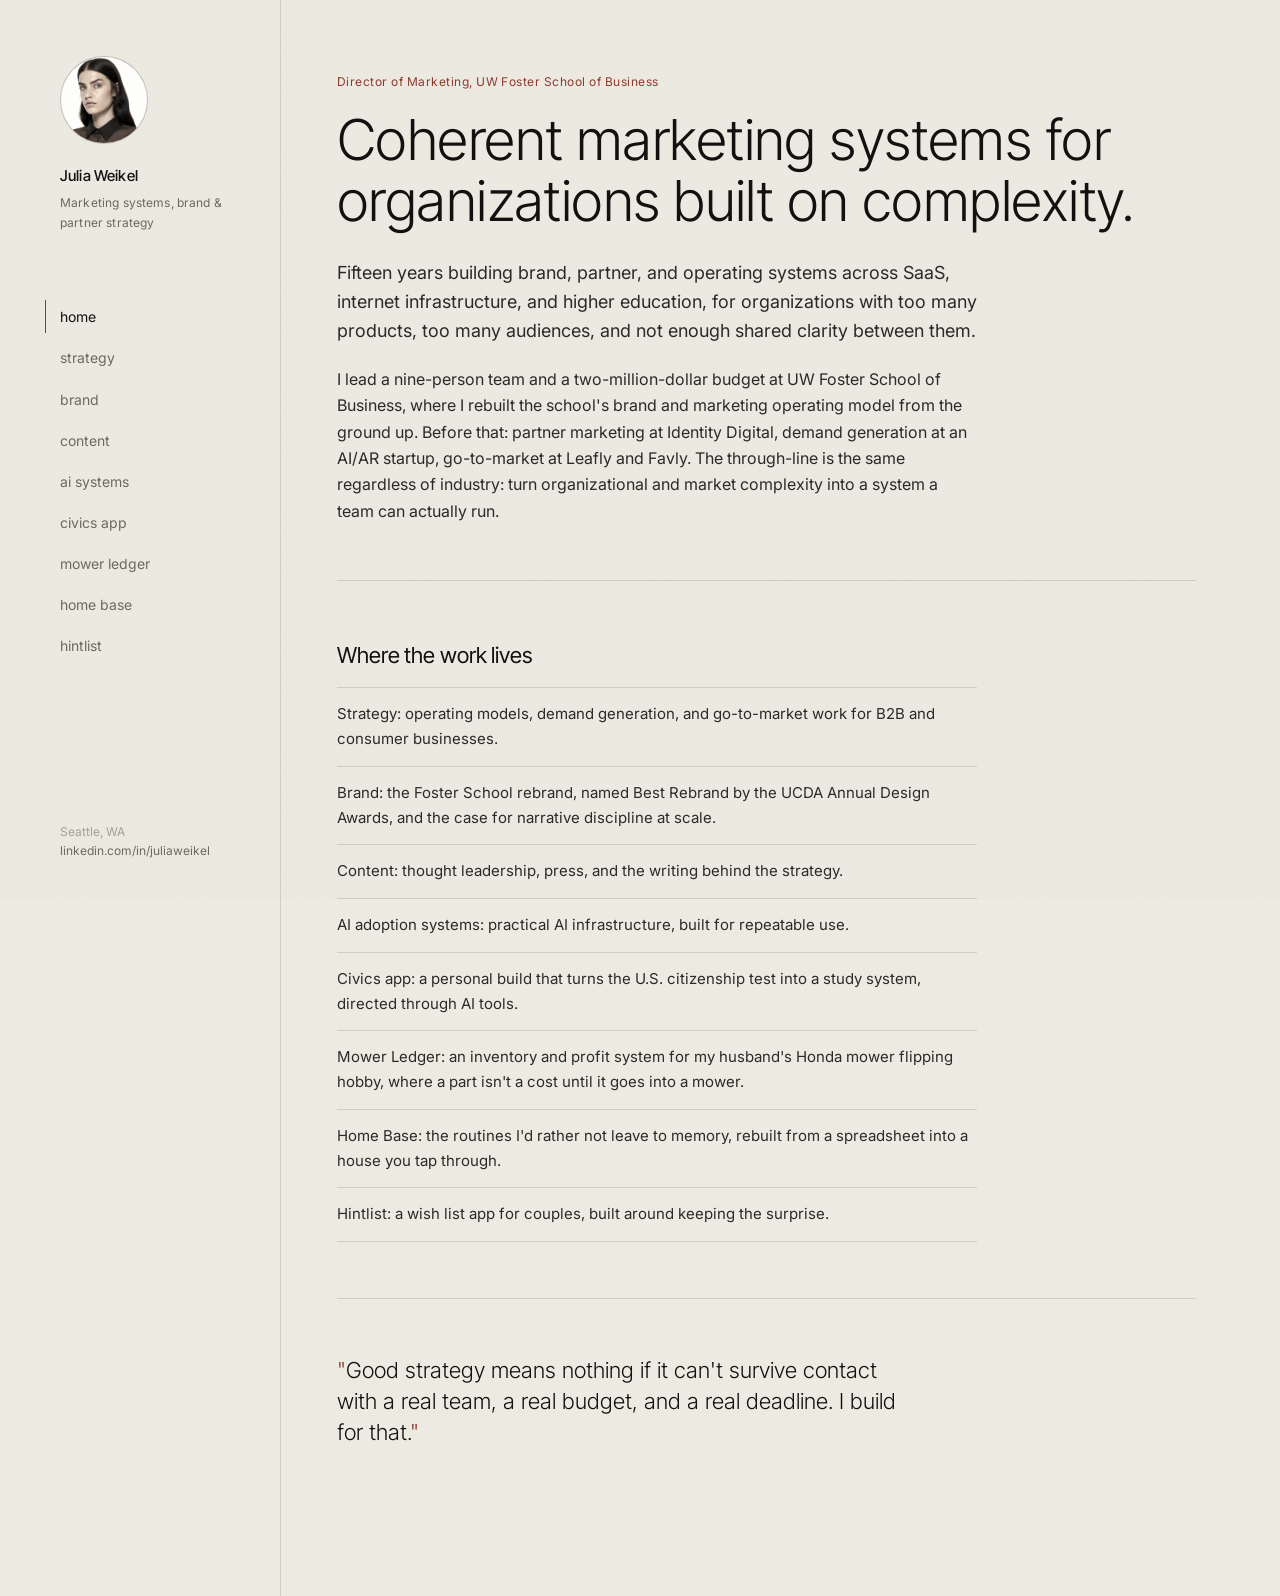
<file: index.html>
<!DOCTYPE html>
<html lang="en">
<head>
<meta charset="UTF-8">
<meta name="viewport" content="width=device-width, initial-scale=1.0">
<title>Julia Weikel | home</title>
<meta name="description" content="Marketing systems, brand & partner strategy leader">
<link rel="icon" href="favicon.svg" type="image/svg+xml">
<meta property="og:type" content="website">
<meta property="og:title" content="Julia Weikel | home">
<meta property="og:description" content="Marketing systems, brand & partner strategy leader">
<meta property="og:url" content="https://juliaweikel.fyi/">
<link rel="stylesheet" href="style.css">
</head>
<body>
<div class="shell">
  <aside class="sidebar">
    <div>
      <div class="portrait">
        <img src="portrait.jpg" alt="Julia Weikel">
      </div>
      <a href="index.html" class="brandmark">Julia Weikel
        <span class="role">Marketing systems, brand &amp; partner strategy</span>
      </a>
      <nav class="pagenav">
      <a href="index.html" class="active">home</a>
      <a href="strategy.html">strategy</a>
      <a href="brand.html">brand</a>
      <a href="content.html">content</a>
      <a href="ai-systems.html">ai systems</a>
      <a href="civics.html">civics app</a>
      <a href="mower.html">mower ledger</a>
      <a href="homebase.html">home base</a>
      <a href="hintlist.html">hintlist</a>
      </nav>
    </div>
    <div class="sidebar-foot">
      Seattle, WA<br>
      <a href="https://www.linkedin.com/in/juliaweikel/">linkedin.com/in/juliaweikel</a>
    </div>
  </aside>
  <main>
    <div class="mobile-nav">
    <a href="index.html" class="active">home</a>
    <a href="strategy.html">strategy</a>
    <a href="brand.html">brand</a>
    <a href="content.html">content</a>
    <a href="ai-systems.html">ai systems</a>
    <a href="civics.html">civics app</a>
    <a href="mower.html">mower ledger</a>
    <a href="homebase.html">home base</a>
    <a href="hintlist.html">hintlist</a>
    </div>

    <p class="eyebrow">Director of Marketing, UW Foster School of Business</p>
    <h1>Coherent marketing systems for organizations built on complexity.</h1>
    <p class="lede">Fifteen years building brand, partner, and operating systems across SaaS, internet infrastructure, and higher education, for organizations with too many products, too many audiences, and not enough shared clarity between them.</p>
    <p>I lead a nine-person team and a two-million-dollar budget at UW Foster School of Business, where I rebuilt the school's brand and marketing operating model from the ground up. Before that: partner marketing at Identity Digital, demand generation at an AI/AR startup, go-to-market at Leafly and Favly. The through-line is the same regardless of industry: turn organizational and market complexity into a system a team can actually run.</p>

    <hr class="rule">

    <h2>Where the work lives</h2>
    <ul class="perspective">
      <li><a href="strategy.html">Strategy</a>: operating models, demand generation, and go-to-market work for B2B and consumer businesses.</li>
      <li><a href="brand.html">Brand</a>: the Foster School rebrand, named Best Rebrand by the UCDA Annual Design Awards, and the case for narrative discipline at scale.</li>
      <li><a href="content.html">Content</a>: thought leadership, press, and the writing behind the strategy.</li>
      <li><a href="ai-systems.html">AI adoption systems</a>: practical AI infrastructure, built for repeatable use.</li>
      <li><a href="civics.html">Civics app</a>: a personal build that turns the U.S. citizenship test into a study system, directed through AI tools.</li>
      <li><a href="mower.html">Mower Ledger</a>: an inventory and profit system for my husband's Honda mower flipping hobby, where a part isn't a cost until it goes into a mower.</li>
      <li><a href="homebase.html">Home Base</a>: the routines I'd rather not leave to memory, rebuilt from a spreadsheet into a house you tap through.</li>
      <li><a href="hintlist.html">Hintlist</a>: a wish list app for couples, built around keeping the surprise.</li>
    </ul>

    <hr class="rule">

    <p class="pull"><span class="mark">"</span>Good strategy means nothing if it can't survive contact with a real team, a real budget, and a real deadline. I build for that.<span class="mark">"</span></p>

  </main>
</div>
</body>
</html>
</file>
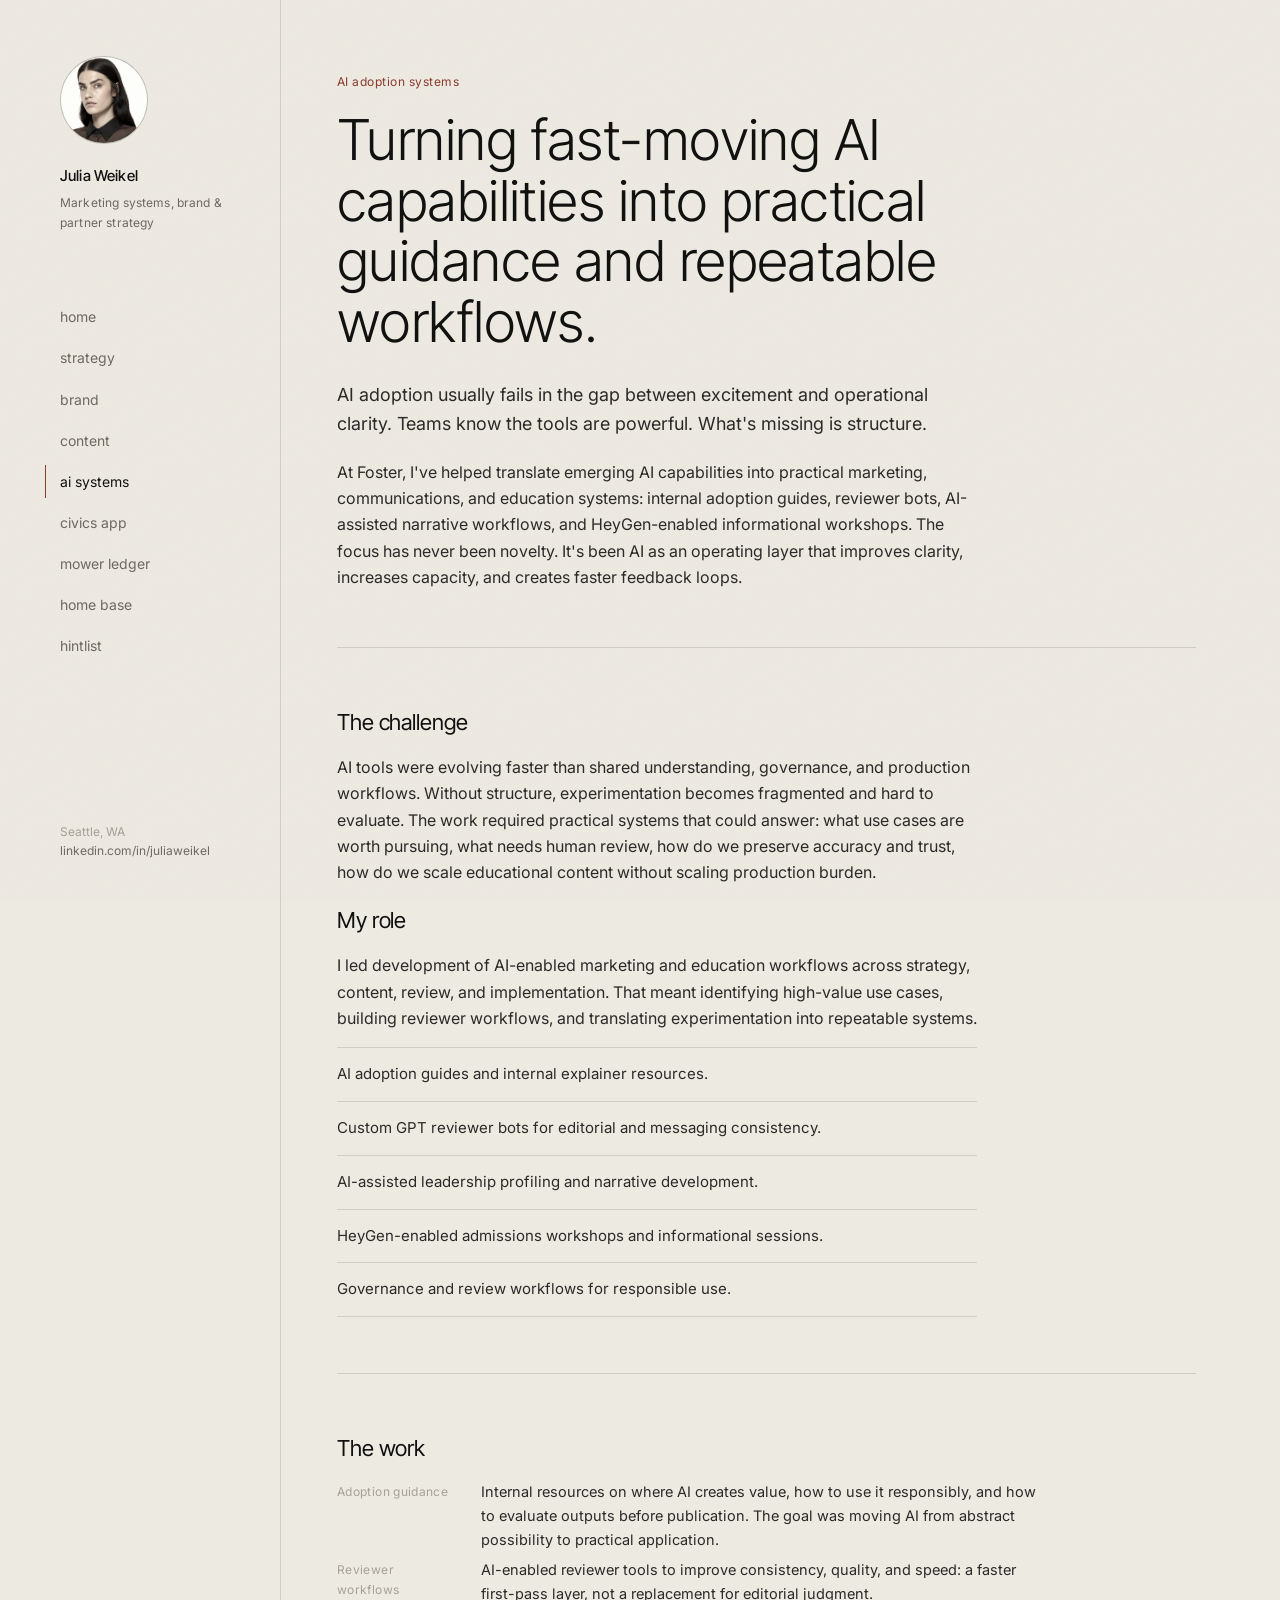
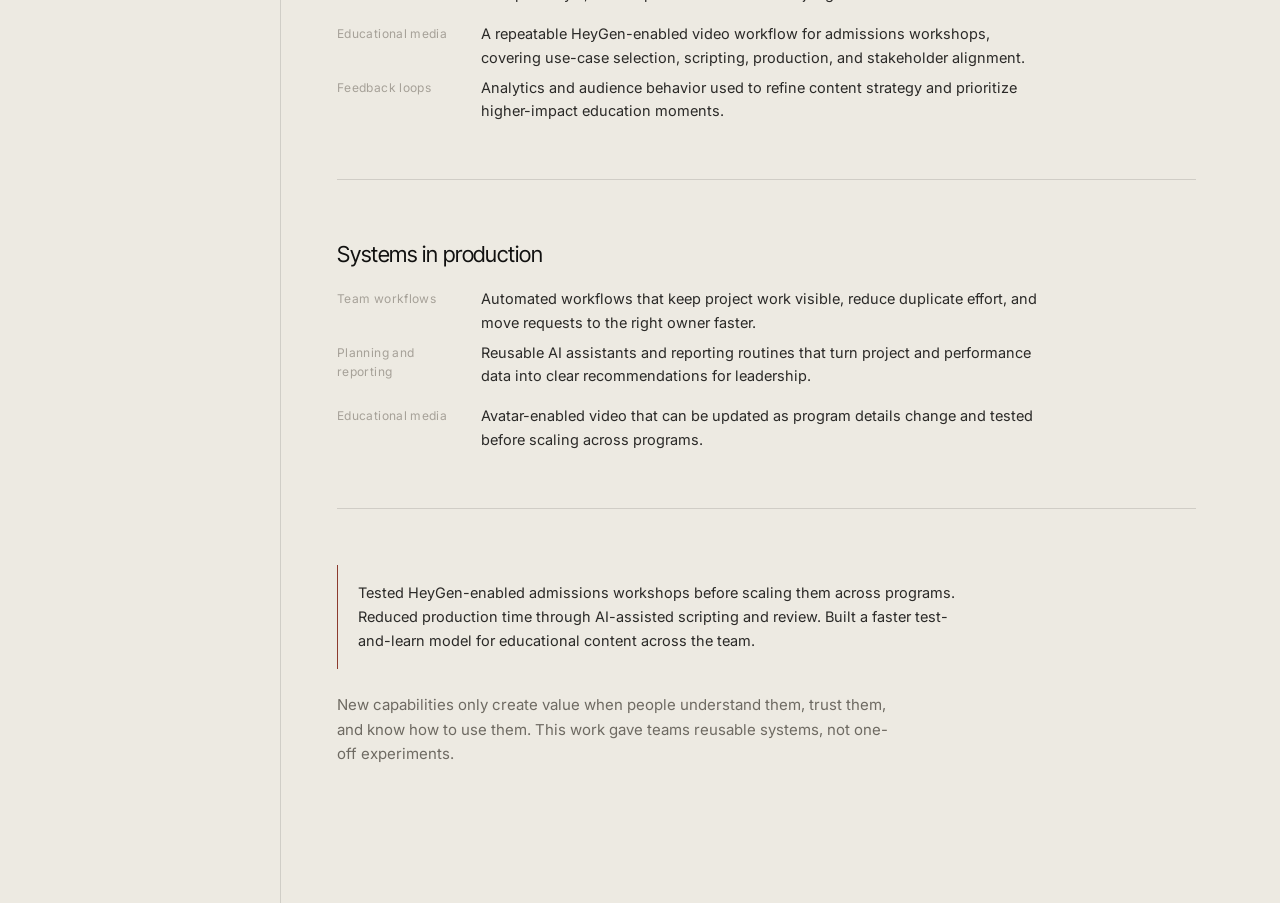
<file: ai-systems.html>
<!DOCTYPE html>
<html lang="en">
<head>
<meta charset="UTF-8">
<meta name="viewport" content="width=device-width, initial-scale=1.0">
<title>Julia Weikel | ai systems</title>
<meta name="description" content="Practical AI adoption systems for marketing teams">
<link rel="icon" href="favicon.svg" type="image/svg+xml">
<meta property="og:type" content="website">
<meta property="og:title" content="Julia Weikel | ai systems">
<meta property="og:description" content="Practical AI adoption systems for marketing teams">
<meta property="og:url" content="https://juliaweikel.fyi/ai-systems.html">
<link rel="stylesheet" href="style.css">
</head>
<body>
<div class="shell">
  <aside class="sidebar">
    <div>
      <div class="portrait">
        <img src="portrait.jpg" alt="Julia Weikel">
      </div>
      <a href="index.html" class="brandmark">Julia Weikel
        <span class="role">Marketing systems, brand &amp; partner strategy</span>
      </a>
      <nav class="pagenav">
      <a href="index.html">home</a>
      <a href="strategy.html">strategy</a>
      <a href="brand.html">brand</a>
      <a href="content.html">content</a>
      <a href="ai-systems.html" class="active">ai systems</a>
      <a href="civics.html">civics app</a>
      <a href="mower.html">mower ledger</a>
      <a href="homebase.html">home base</a>
      <a href="hintlist.html">hintlist</a>
      </nav>
    </div>
    <div class="sidebar-foot">
      Seattle, WA<br>
      <a href="https://www.linkedin.com/in/juliaweikel/">linkedin.com/in/juliaweikel</a>
    </div>
  </aside>
  <main>
    <div class="mobile-nav">
    <a href="index.html">home</a>
    <a href="strategy.html">strategy</a>
    <a href="brand.html">brand</a>
    <a href="content.html">content</a>
    <a href="ai-systems.html" class="active">ai systems</a>
    <a href="civics.html">civics app</a>
    <a href="mower.html">mower ledger</a>
    <a href="homebase.html">home base</a>
    <a href="hintlist.html">hintlist</a>
    </div>

    <p class="eyebrow">AI adoption systems</p>
    <h1>Turning fast-moving AI capabilities into practical guidance and repeatable workflows.</h1>
    <p class="lede">AI adoption usually fails in the gap between excitement and operational clarity. Teams know the tools are powerful. What's missing is structure.</p>
    <p>At Foster, I've helped translate emerging AI capabilities into practical marketing, communications, and education systems: internal adoption guides, reviewer bots, AI-assisted narrative workflows, and HeyGen-enabled informational workshops. The focus has never been novelty. It's been AI as an operating layer that improves clarity, increases capacity, and creates faster feedback loops.</p>

    <hr class="rule">

    <h2>The challenge</h2>
    <p>AI tools were evolving faster than shared understanding, governance, and production workflows. Without structure, experimentation becomes fragmented and hard to evaluate. The work required practical systems that could answer: what use cases are worth pursuing, what needs human review, how do we preserve accuracy and trust, how do we scale educational content without scaling production burden.</p>

    <h2>My role</h2>
    <p>I led development of AI-enabled marketing and education workflows across strategy, content, review, and implementation. That meant identifying high-value use cases, building reviewer workflows, and translating experimentation into repeatable systems.</p>

    <ul class="perspective">
      <li>AI adoption guides and internal explainer resources.</li>
      <li>Custom GPT reviewer bots for editorial and messaging consistency.</li>
      <li>AI-assisted leadership profiling and narrative development.</li>
      <li>HeyGen-enabled admissions workshops and informational sessions.</li>
      <li>Governance and review workflows for responsible use.</li>
    </ul>

    <hr class="rule">

    <h2>The work</h2>
    <div class="case-grid">
      <p class="case-label">Adoption guidance</p>
      <div class="case-body"><p>Internal resources on where AI creates value, how to use it responsibly, and how to evaluate outputs before publication. The goal was moving AI from abstract possibility to practical application.</p></div>

      <p class="case-label">Reviewer workflows</p>
      <div class="case-body"><p>AI-enabled reviewer tools to improve consistency, quality, and speed: a faster first-pass layer, not a replacement for editorial judgment.</p></div>

      <p class="case-label">Educational media</p>
      <div class="case-body"><p>A repeatable HeyGen-enabled video workflow for admissions workshops, covering use-case selection, scripting, production, and stakeholder alignment.</p></div>

      <p class="case-label">Feedback loops</p>
      <div class="case-body"><p>Analytics and audience behavior used to refine content strategy and prioritize higher-impact education moments.</p></div>
    </div>

    <hr class="rule">

    <h2>Systems in production</h2>
    <div class="case-grid">
      <p class="case-label">Team workflows</p>
      <div class="case-body"><p>Automated workflows that keep project work visible, reduce duplicate effort, and move requests to the right owner faster.</p></div>

      <p class="case-label">Planning and reporting</p>
      <div class="case-body"><p>Reusable AI assistants and reporting routines that turn project and performance data into clear recommendations for leadership.</p></div>

      <p class="case-label">Educational media</p>
      <div class="case-body"><p>Avatar-enabled video that can be updated as program details change and tested before scaling across programs.</p></div>
    </div>

    <hr class="rule">

    <p class="case-outcome">Tested HeyGen-enabled admissions workshops before scaling them across programs. Reduced production time through AI-assisted scripting and review. Built a faster test-and-learn model for educational content across the team.</p>

    <p class="closing">New capabilities only create value when people understand them, trust them, and know how to use them. This work gave teams reusable systems, not one-off experiments.</p>

  </main>
</div>
</body>
</html>
</file>
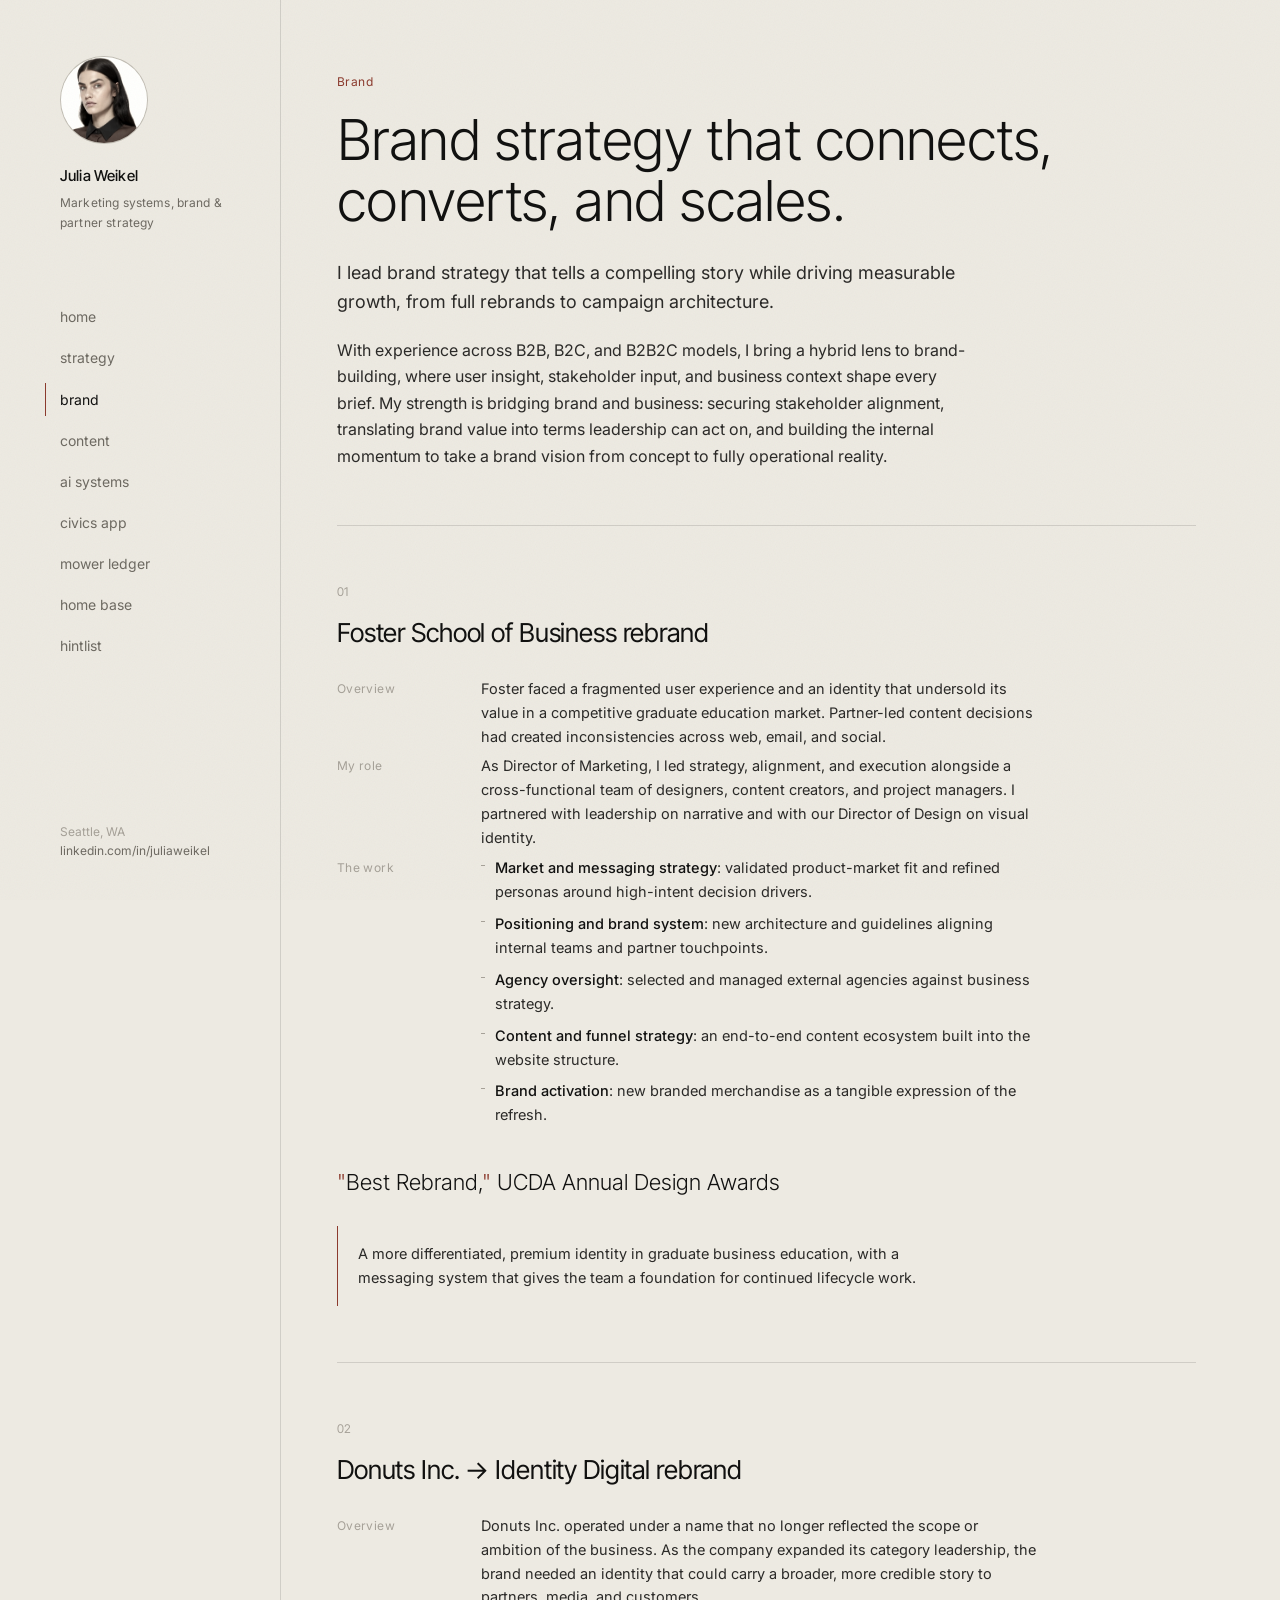
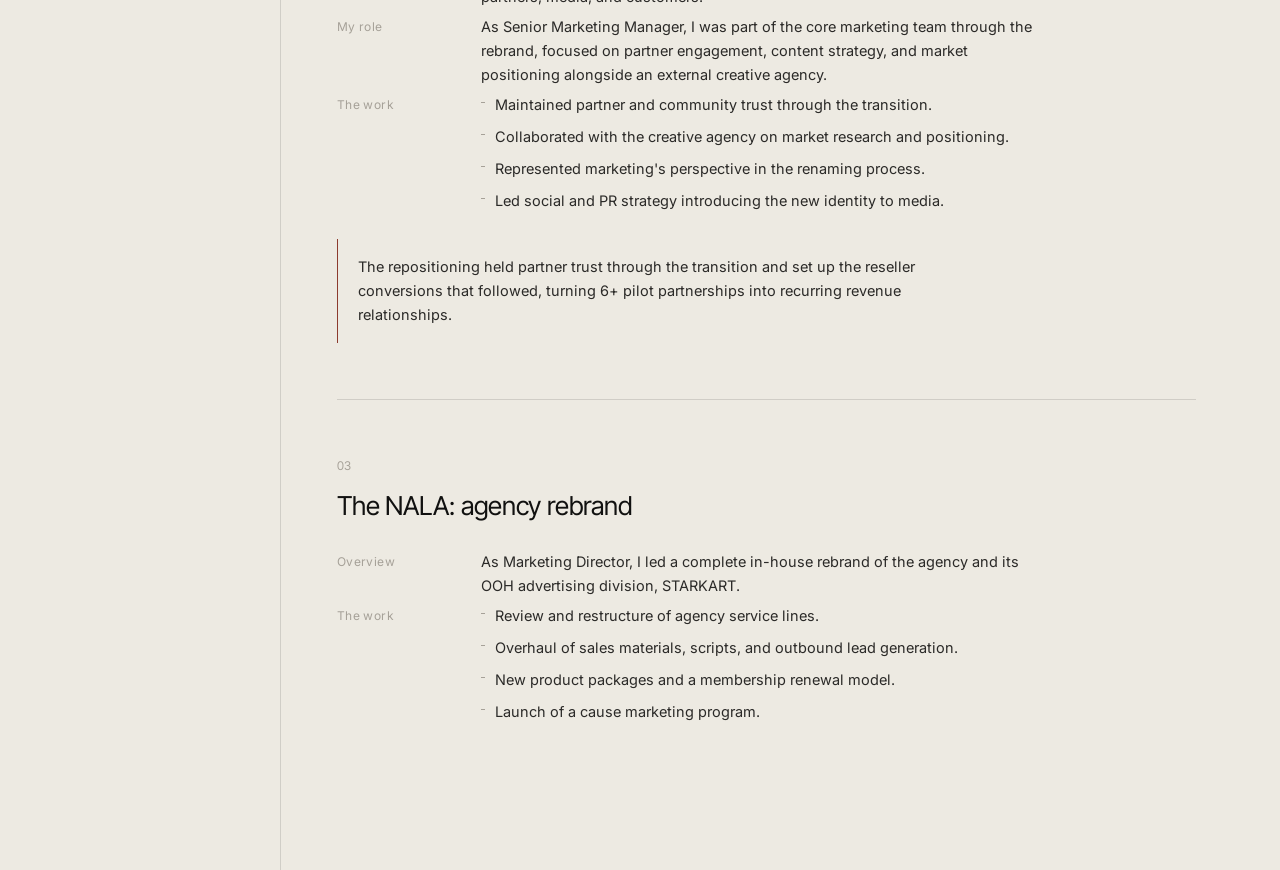
<file: brand.html>
<!DOCTYPE html>
<html lang="en">
<head>
<meta charset="UTF-8">
<meta name="viewport" content="width=device-width, initial-scale=1.0">
<title>Julia Weikel | brand</title>
<meta name="description" content="Brand strategy, rebrands, and narrative discipline at scale">
<link rel="icon" href="favicon.svg" type="image/svg+xml">
<meta property="og:type" content="website">
<meta property="og:title" content="Julia Weikel | brand">
<meta property="og:description" content="Brand strategy, rebrands, and narrative discipline at scale">
<meta property="og:url" content="https://juliaweikel.fyi/brand.html">
<link rel="stylesheet" href="style.css">
</head>
<body>
<div class="shell">
  <aside class="sidebar">
    <div>
      <div class="portrait">
        <img src="portrait.jpg" alt="Julia Weikel">
      </div>
      <a href="index.html" class="brandmark">Julia Weikel
        <span class="role">Marketing systems, brand &amp; partner strategy</span>
      </a>
      <nav class="pagenav">
      <a href="index.html">home</a>
      <a href="strategy.html">strategy</a>
      <a href="brand.html" class="active">brand</a>
      <a href="content.html">content</a>
      <a href="ai-systems.html">ai systems</a>
      <a href="civics.html">civics app</a>
      <a href="mower.html">mower ledger</a>
      <a href="homebase.html">home base</a>
      <a href="hintlist.html">hintlist</a>
      </nav>
    </div>
    <div class="sidebar-foot">
      Seattle, WA<br>
      <a href="https://www.linkedin.com/in/juliaweikel/">linkedin.com/in/juliaweikel</a>
    </div>
  </aside>
  <main>
    <div class="mobile-nav">
    <a href="index.html">home</a>
    <a href="strategy.html">strategy</a>
    <a href="brand.html" class="active">brand</a>
    <a href="content.html">content</a>
    <a href="ai-systems.html">ai systems</a>
    <a href="civics.html">civics app</a>
    <a href="mower.html">mower ledger</a>
    <a href="homebase.html">home base</a>
    <a href="hintlist.html">hintlist</a>
    </div>

    <p class="eyebrow">Brand</p>
    <h1>Brand strategy that connects, converts, and scales.</h1>
    <p class="lede">I lead brand strategy that tells a compelling story while driving measurable growth, from full rebrands to campaign architecture.</p>
    <p>With experience across B2B, B2C, and B2B2C models, I bring a hybrid lens to brand-building, where user insight, stakeholder input, and business context shape every brief. My strength is bridging brand and business: securing stakeholder alignment, translating brand value into terms leadership can act on, and building the internal momentum to take a brand vision from concept to fully operational reality.</p>

    <hr class="rule">

    <div class="case">
      <p class="case-num">01</p>
      <h2 class="case-title">Foster School of Business rebrand</h2>
      <div class="case-grid">
        <p class="case-label">Overview</p>
        <div class="case-body"><p>Foster faced a fragmented user experience and an identity that undersold its value in a competitive graduate education market. Partner-led content decisions had created inconsistencies across web, email, and social.</p></div>

        <p class="case-label">My role</p>
        <div class="case-body"><p>As Director of Marketing, I led strategy, alignment, and execution alongside a cross-functional team of designers, content creators, and project managers. I partnered with leadership on narrative and with our Director of Design on visual identity.</p></div>

        <p class="case-label">The work</p>
        <div class="case-body">
          <ul>
            <li><strong>Market and messaging strategy</strong>: validated product-market fit and refined personas around high-intent decision drivers.</li>
            <li><strong>Positioning and brand system</strong>: new architecture and guidelines aligning internal teams and partner touchpoints.</li>
            <li><strong>Agency oversight</strong>: selected and managed external agencies against business strategy.</li>
            <li><strong>Content and funnel strategy</strong>: an end-to-end content ecosystem built into the website structure.</li>
            <li><strong>Brand activation</strong>: new branded merchandise as a tangible expression of the refresh.</li>
          </ul>
        </div>
      </div>
      <p class="pull"><span class="mark">"</span>Best Rebrand,<span class="mark">"</span> UCDA Annual Design Awards</p>
      <p class="case-outcome">A more differentiated, premium identity in graduate business education, with a messaging system that gives the team a foundation for continued lifecycle work.</p>
    </div>

    <hr class="rule">

    <div class="case">
      <p class="case-num">02</p>
      <h2 class="case-title">Donuts Inc. → Identity Digital rebrand</h2>
      <div class="case-grid">
        <p class="case-label">Overview</p>
        <div class="case-body"><p>Donuts Inc. operated under a name that no longer reflected the scope or ambition of the business. As the company expanded its category leadership, the brand needed an identity that could carry a broader, more credible story to partners, media, and customers.</p></div>

        <p class="case-label">My role</p>
        <div class="case-body"><p>As Senior Marketing Manager, I was part of the core marketing team through the rebrand, focused on partner engagement, content strategy, and market positioning alongside an external creative agency.</p></div>

        <p class="case-label">The work</p>
        <div class="case-body">
          <ul>
            <li>Maintained partner and community trust through the transition.</li>
            <li>Collaborated with the creative agency on market research and positioning.</li>
            <li>Represented marketing's perspective in the renaming process.</li>
            <li>Led social and PR strategy introducing the new identity to media.</li>
          </ul>
        </div>
      </div>
      <p class="case-outcome">The repositioning held partner trust through the transition and set up the reseller conversions that followed, turning 6+ pilot partnerships into recurring revenue relationships.</p>
    </div>

    <hr class="rule">

    <div class="case">
      <p class="case-num">03</p>
      <h2 class="case-title">The NALA: agency rebrand</h2>
      <div class="case-grid">
        <p class="case-label">Overview</p>
        <div class="case-body"><p>As Marketing Director, I led a complete in-house rebrand of the agency and its OOH advertising division, STARKART.</p></div>

        <p class="case-label">The work</p>
        <div class="case-body">
          <ul>
            <li>Review and restructure of agency service lines.</li>
            <li>Overhaul of sales materials, scripts, and outbound lead generation.</li>
            <li>New product packages and a membership renewal model.</li>
            <li>Launch of a cause marketing program.</li>
          </ul>
        </div>
      </div>
    </div>

  </main>
</div>
</body>
</html>
</file>
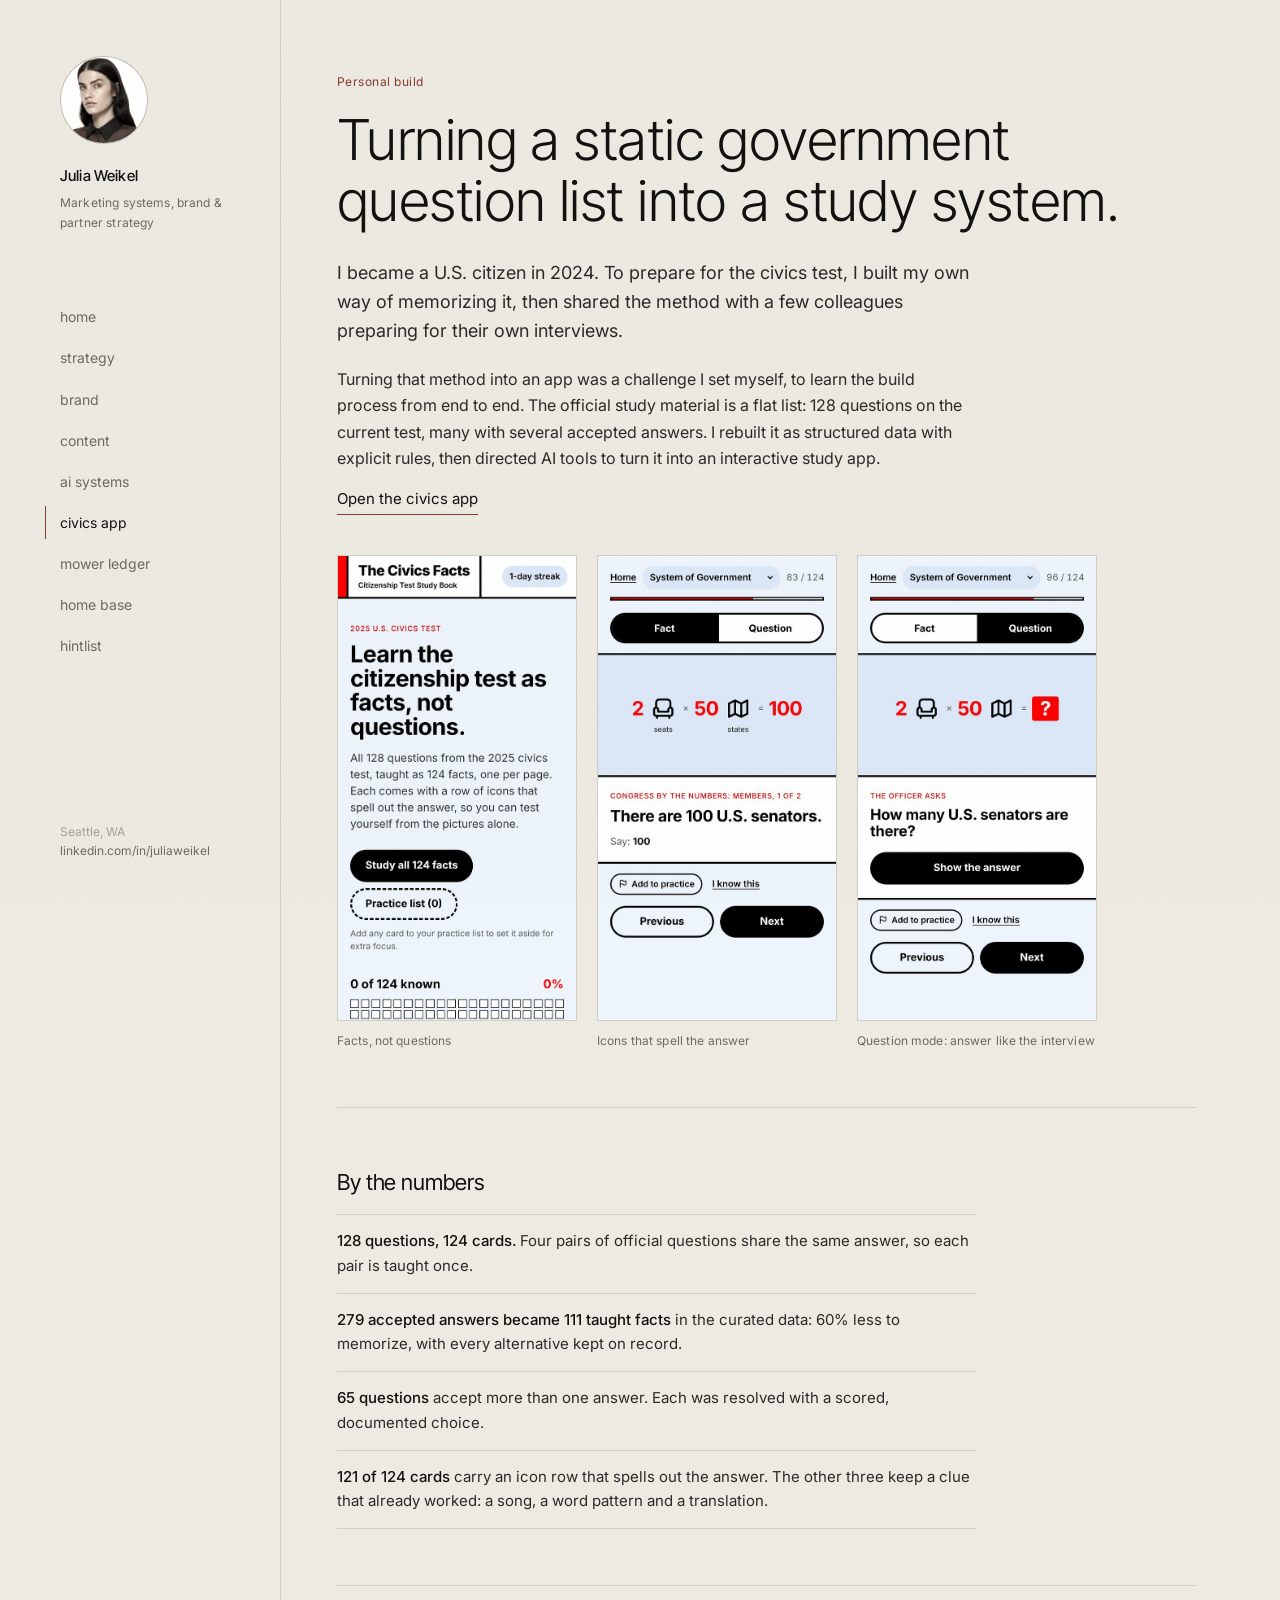
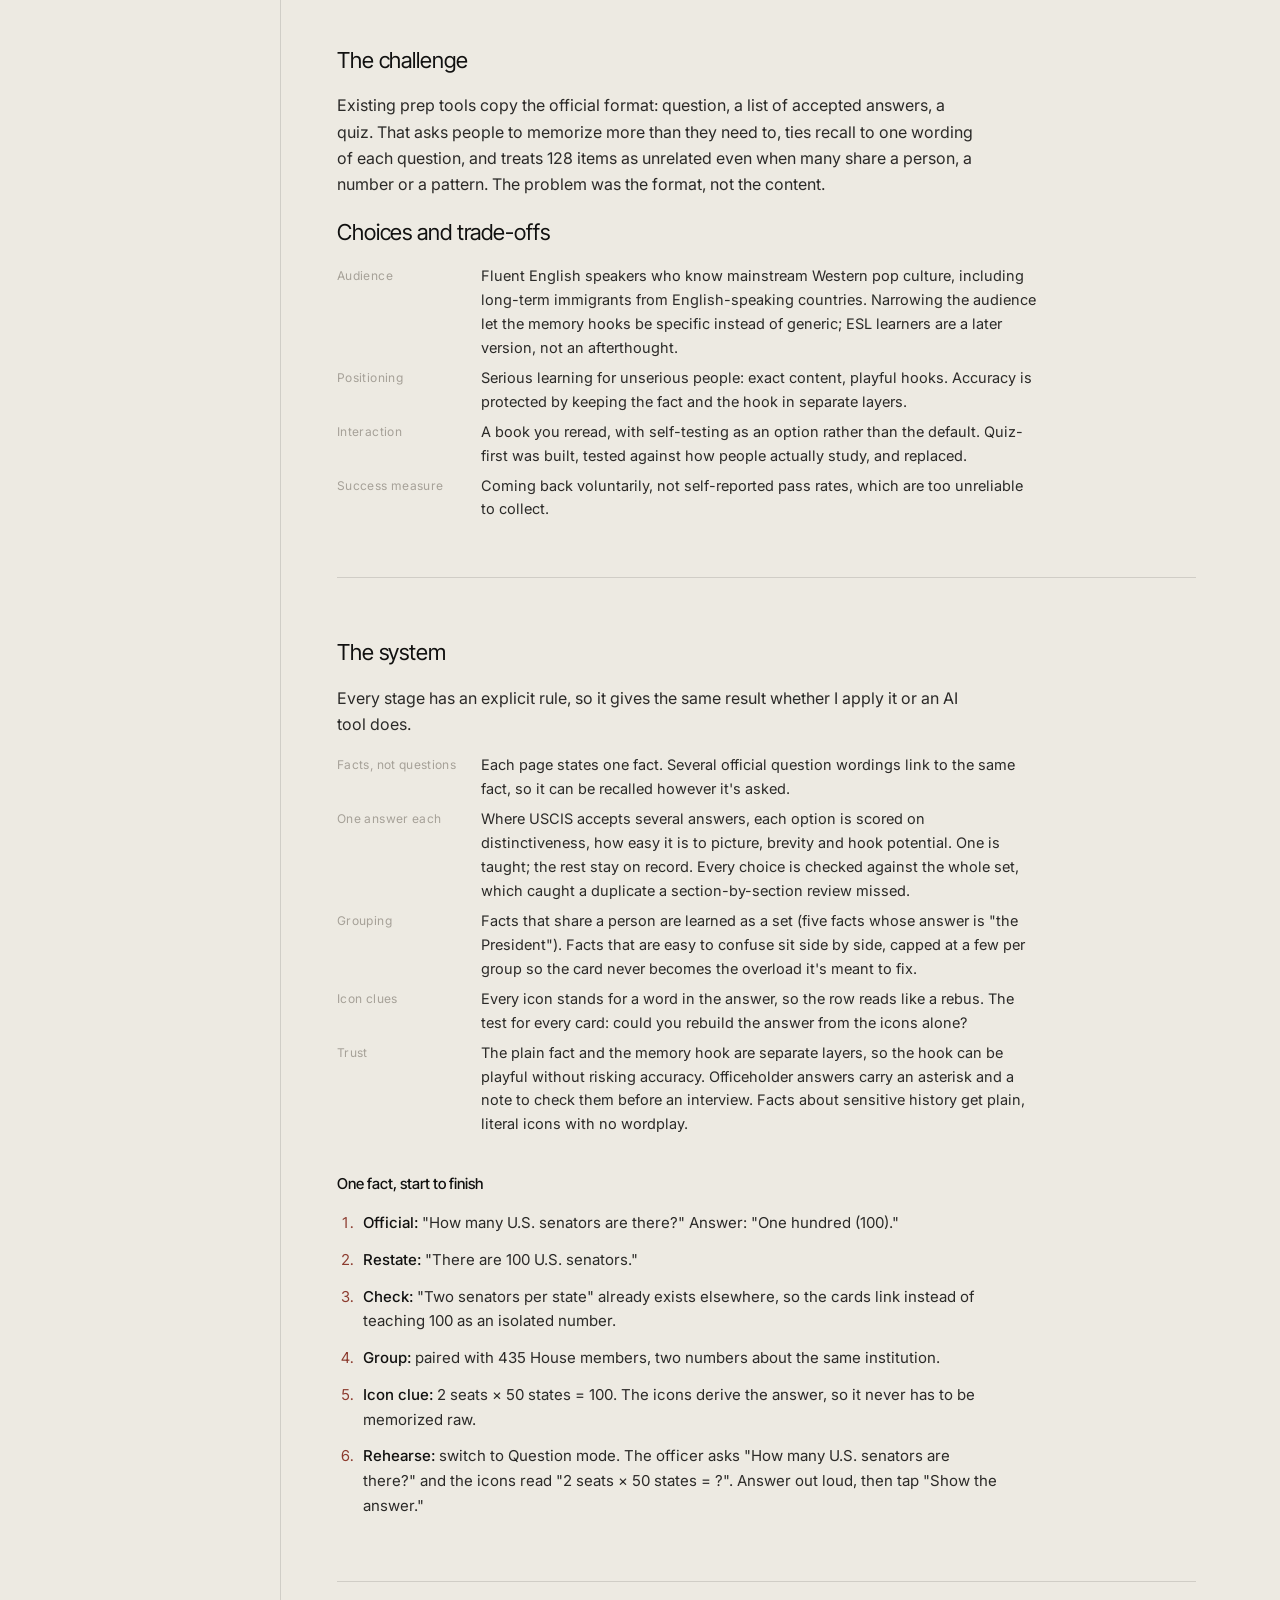
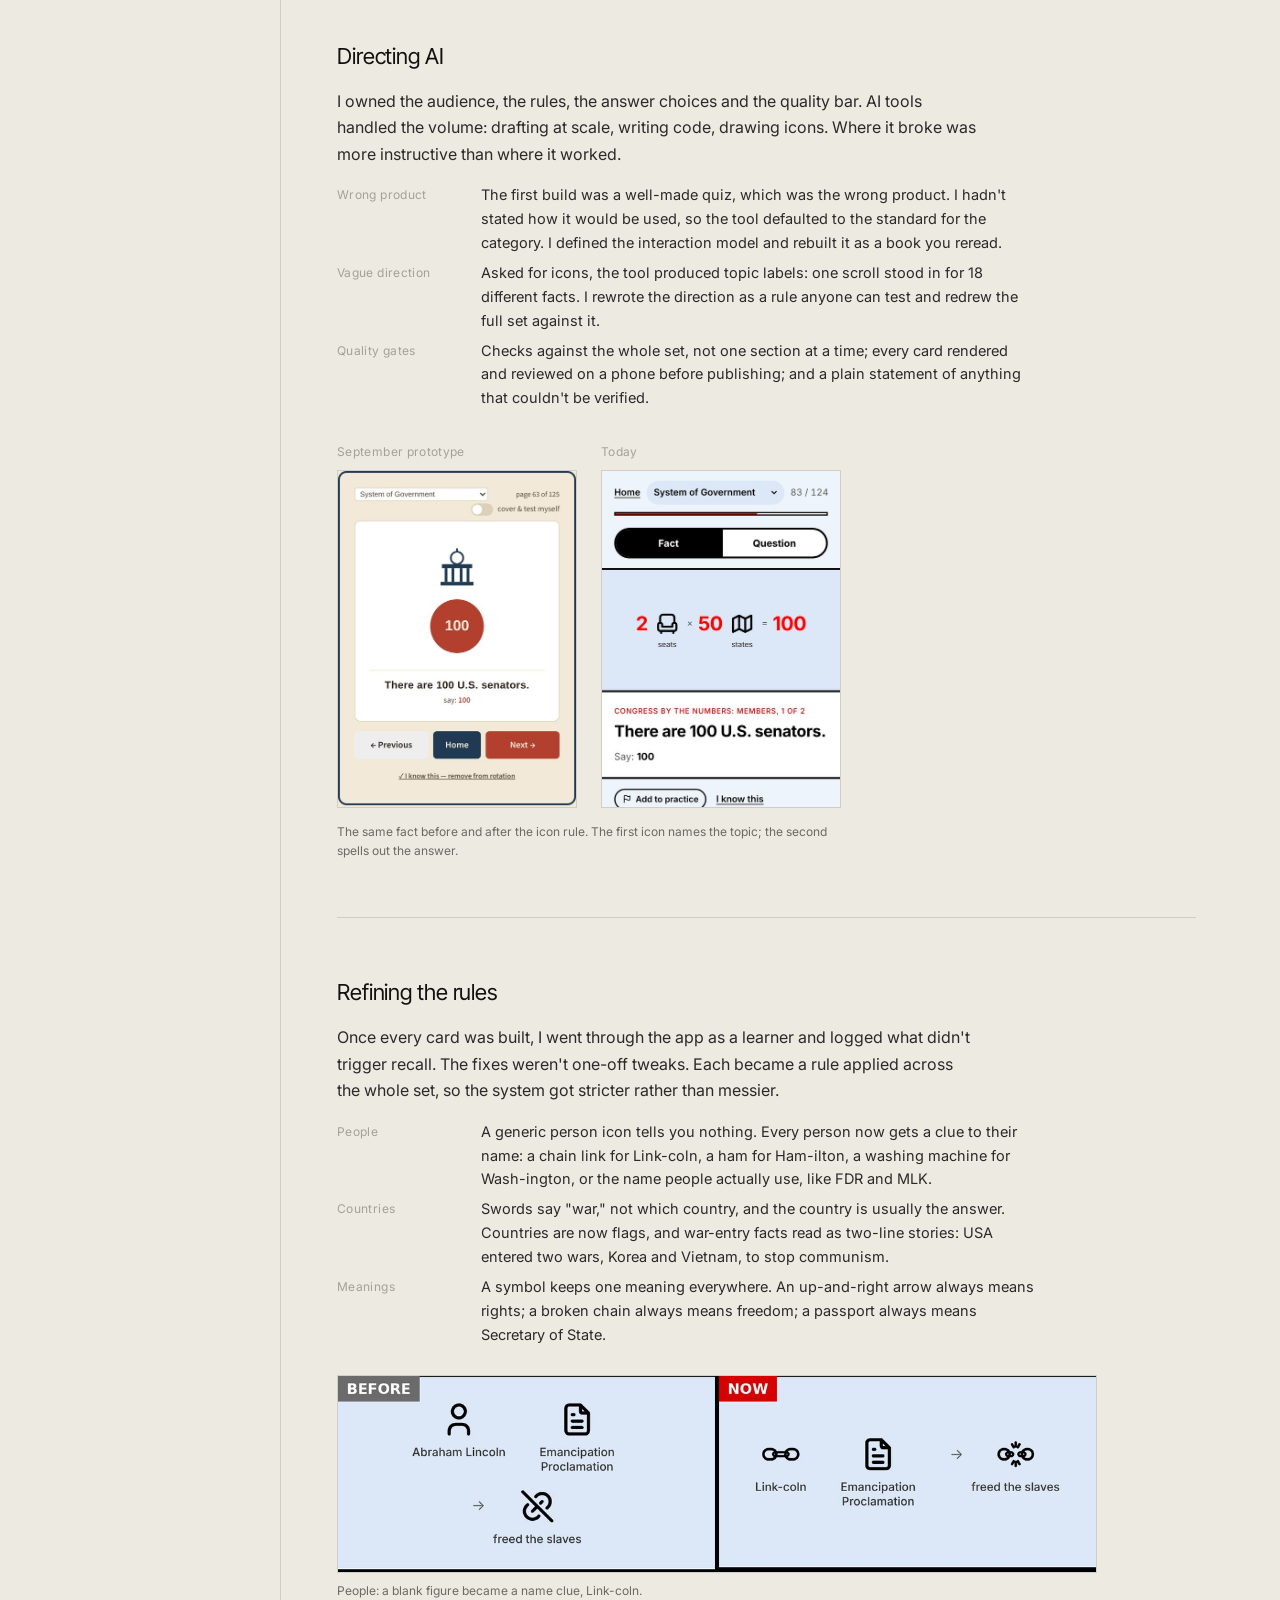
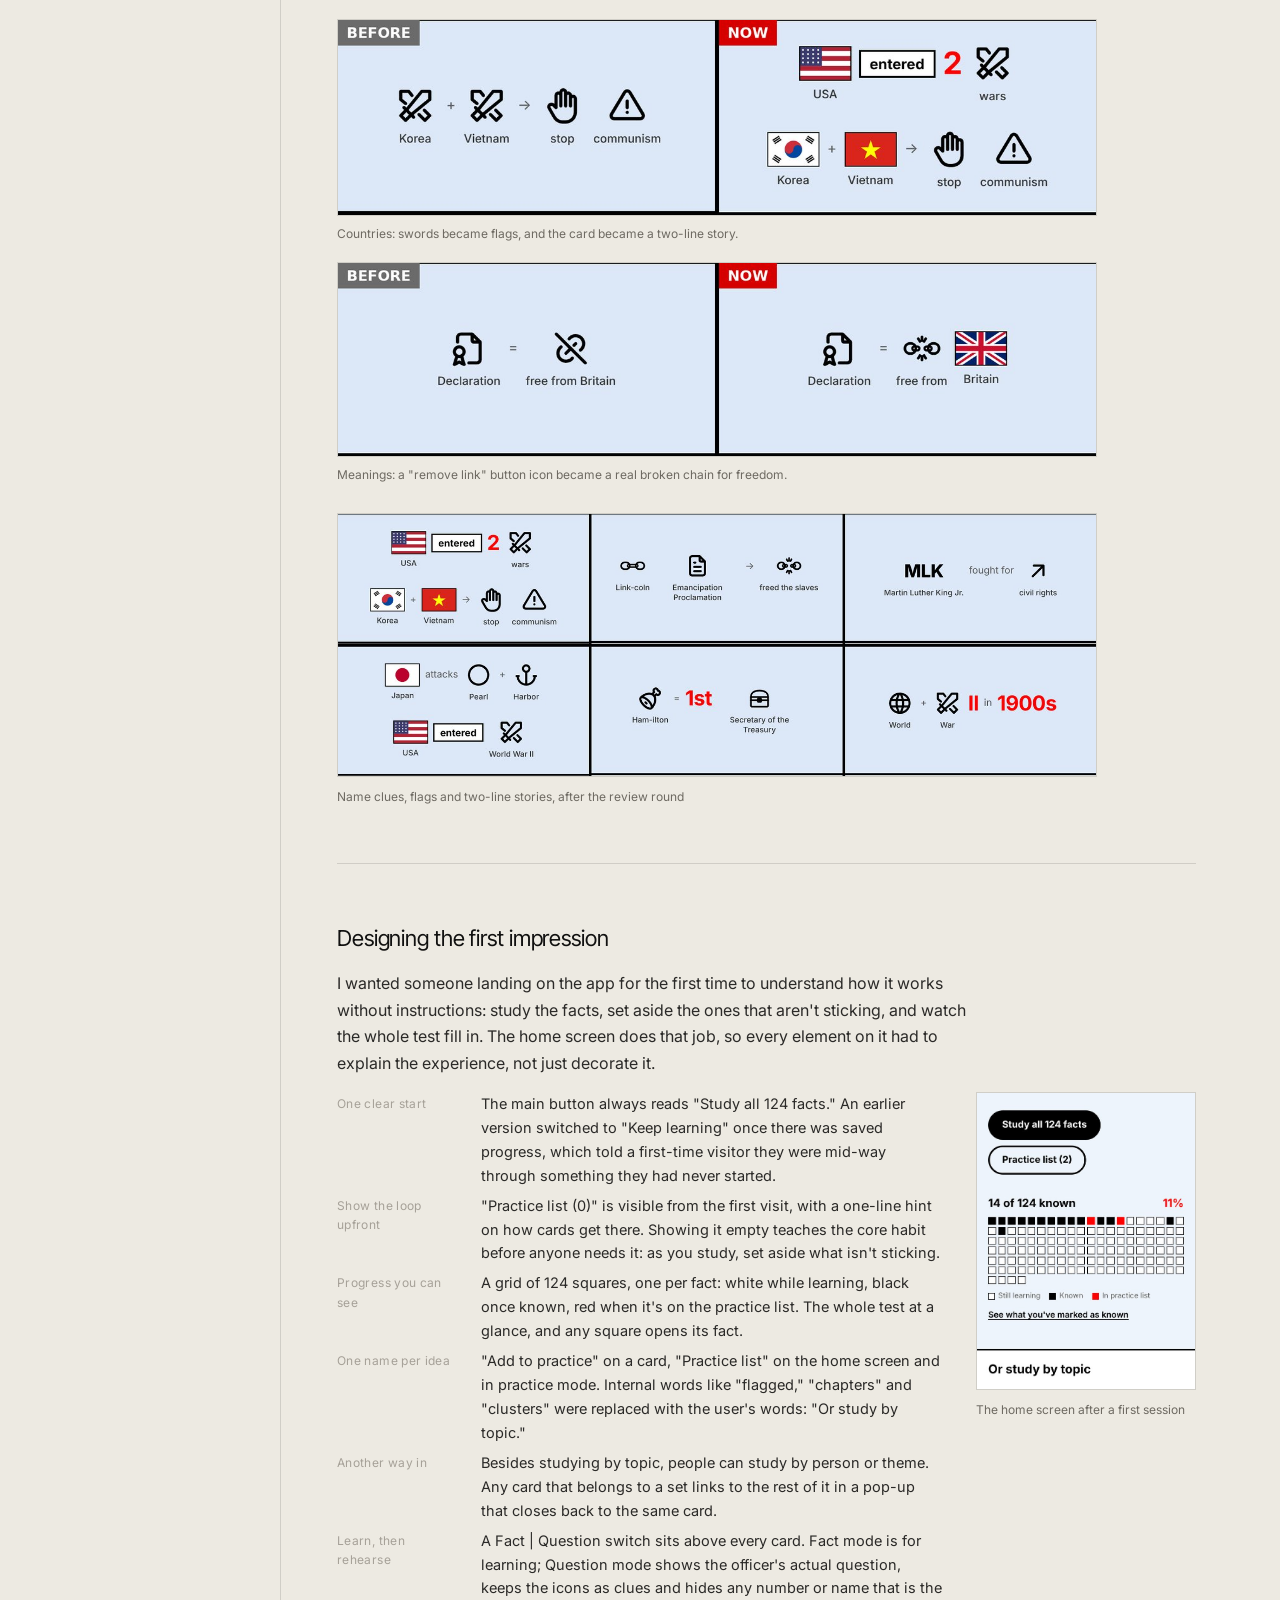
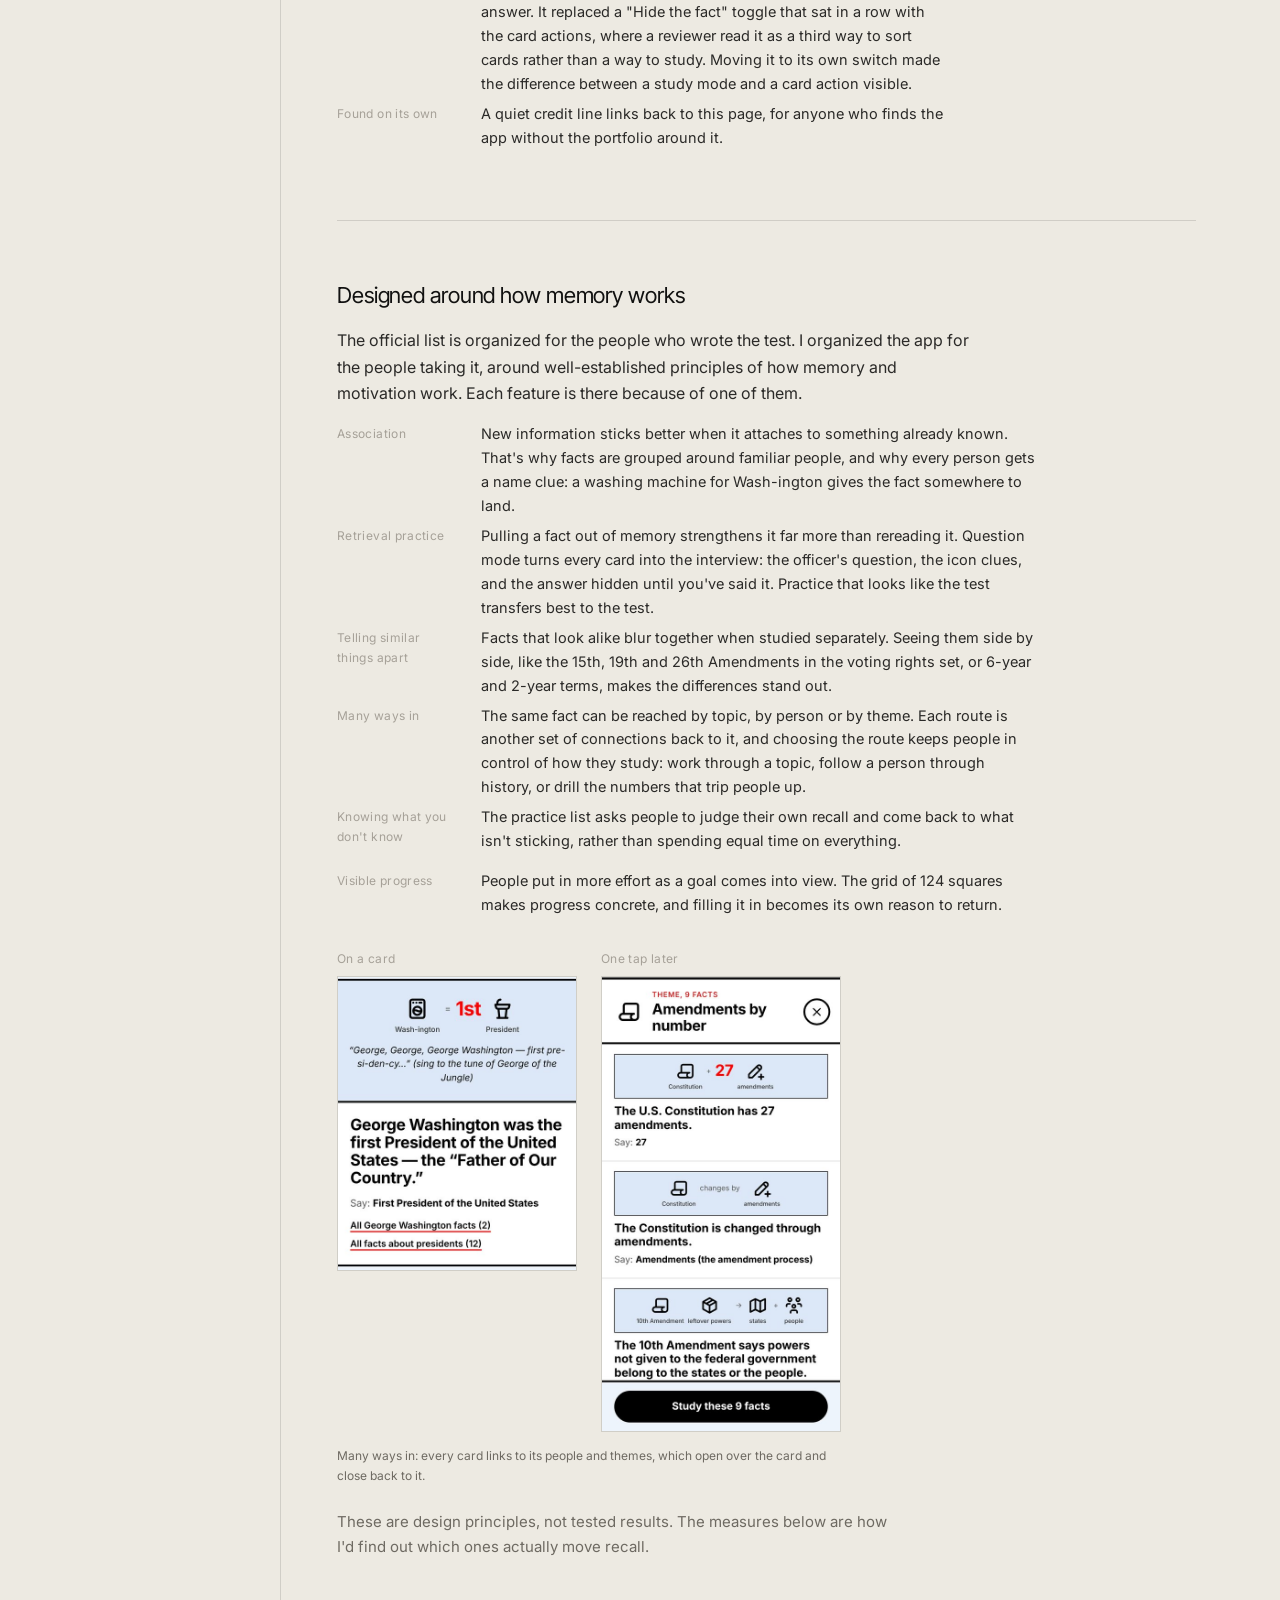
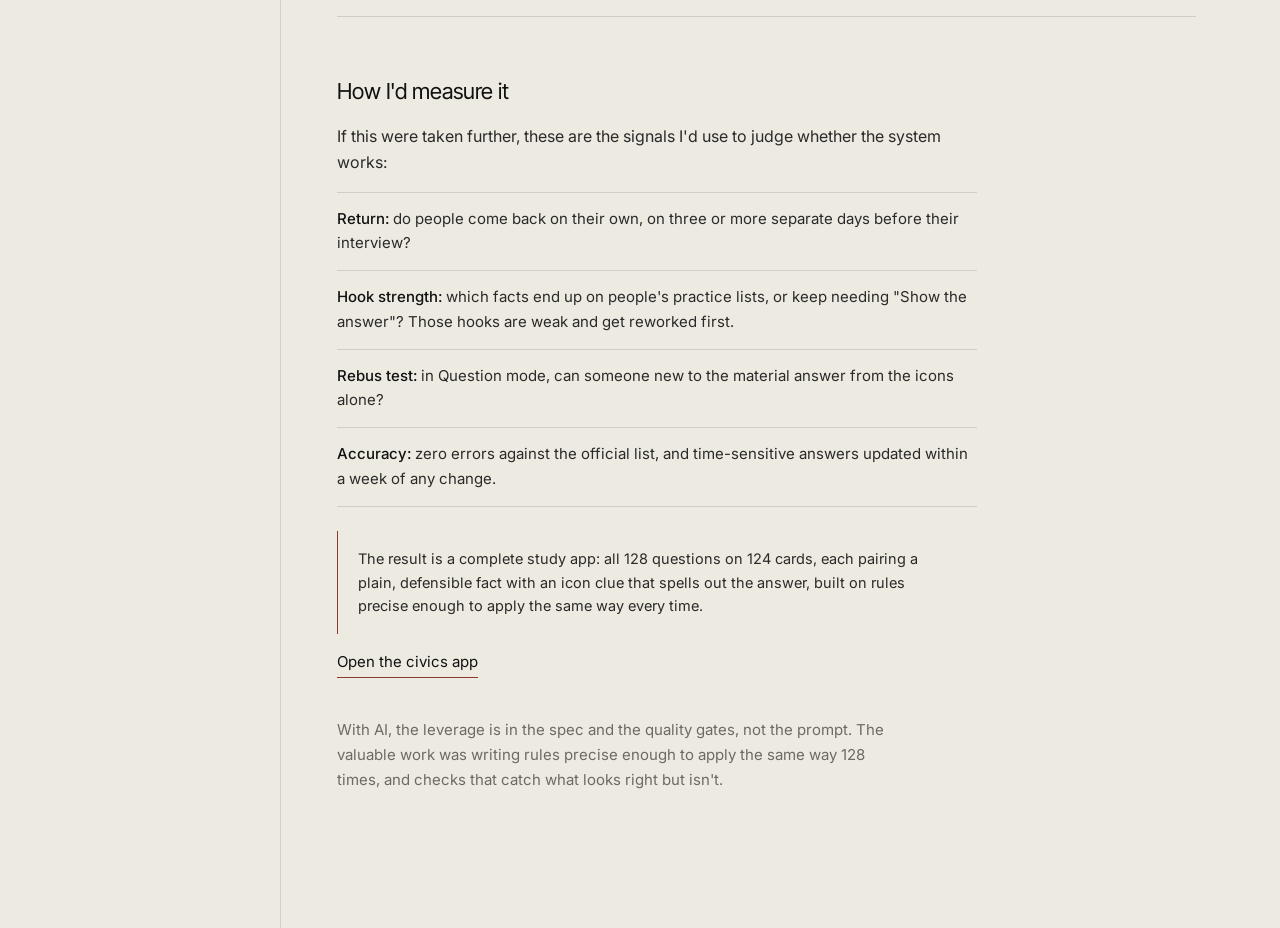
<file: civics.html>
<!DOCTYPE html>
<html lang="en">
<head>
<meta charset="UTF-8">
<meta name="viewport" content="width=device-width, initial-scale=1.0">
<title>Julia Weikel | civics app</title>
<meta name="description" content="Turning a static government question list into a study system: a personal build, directed through AI tools.">
<link rel="icon" href="favicon.svg" type="image/svg+xml">
<meta property="og:type" content="website">
<meta property="og:title" content="Julia Weikel | civics app">
<meta property="og:description" content="Turning a static government question list into a study system: a personal build, directed through AI tools.">
<meta property="og:url" content="https://juliaweikel.fyi/civics.html">
<link rel="stylesheet" href="style.css">
</head>
<body>
<div class="shell">
  <aside class="sidebar">
    <div>
      <div class="portrait">
        <img src="portrait.jpg" alt="Julia Weikel">
      </div>
      <a href="index.html" class="brandmark">Julia Weikel
        <span class="role">Marketing systems, brand &amp; partner strategy</span>
      </a>
      <nav class="pagenav">
      <a href="index.html">home</a>
      <a href="strategy.html">strategy</a>
      <a href="brand.html">brand</a>
      <a href="content.html">content</a>
      <a href="ai-systems.html">ai systems</a>
      <a href="civics.html" class="active">civics app</a>
      <a href="mower.html">mower ledger</a>
      <a href="homebase.html">home base</a>
      <a href="hintlist.html">hintlist</a>
      </nav>
    </div>
    <div class="sidebar-foot">
      Seattle, WA<br>
      <a href="https://www.linkedin.com/in/juliaweikel/">linkedin.com/in/juliaweikel</a>
    </div>
  </aside>
  <main>
    <div class="mobile-nav">
    <a href="index.html">home</a>
    <a href="strategy.html">strategy</a>
    <a href="brand.html">brand</a>
    <a href="content.html">content</a>
    <a href="ai-systems.html">ai systems</a>
    <a href="civics.html" class="active">civics app</a>
    <a href="mower.html">mower ledger</a>
    <a href="homebase.html">home base</a>
    <a href="hintlist.html">hintlist</a>
    </div>

    <p class="eyebrow">Personal build</p>
    <h1>Turning a static government question list into a study system.</h1>
    <p class="lede">I became a U.S. citizen in 2024. To prepare for the civics test, I built my own way of memorizing it, then shared the method with a few colleagues preparing for their own interviews.</p>
    <p>Turning that method into an app was a challenge I set myself, to learn the build process from end to end. The official study material is a flat list: 128 questions on the current test, many with several accepted answers. I rebuilt it as structured data with explicit rules, then directed AI tools to turn it into an interactive study app.</p>
    <p class="textlinks"><a href="civics-app/" target="_blank" rel="noopener">Open the civics app</a></p>

    <div class="shots">
      <figure><img src="img/civics-cover.jpg?v=2" alt="The app's home screen: 'Learn the citizenship test as facts, not questions.'" loading="lazy"><figcaption>Facts, not questions</figcaption></figure>
      <figure><img src="img/civics-card.jpg?v=3" alt="A study card reading 'There are 100 U.S. senators,' with icons showing 2 seats times 50 states equals 100." loading="lazy"><figcaption>Icons that spell the answer</figcaption></figure>
      <figure><img src="img/civics-question.jpg?v=2" alt="Question mode: the officer's question How many U.S. senators are there?, with icons reading 2 seats times 50 states equals a red question mark, and a Show the answer button." loading="lazy"><figcaption>Question mode: answer like the interview</figcaption></figure>
    </div>

    <hr class="rule">

    <h2>By the numbers</h2>
    <ul class="perspective">
      <li><strong>128 questions, 124 cards.</strong> Four pairs of official questions share the same answer, so each pair is taught once.</li>
      <li><strong>279 accepted answers became 111 taught facts</strong> in the curated data: 60% less to memorize, with every alternative kept on record.</li>
      <li><strong>65 questions</strong> accept more than one answer. Each was resolved with a scored, documented choice.</li>
      <li><strong>121 of 124 cards</strong> carry an icon row that spells out the answer. The other three keep a clue that already worked: a song, a word pattern and a translation.</li>
    </ul>

    <hr class="rule">

    <h2>The challenge</h2>
    <p>Existing prep tools copy the official format: question, a list of accepted answers, a quiz. That asks people to memorize more than they need to, ties recall to one wording of each question, and treats 128 items as unrelated even when many share a person, a number or a pattern. The problem was the format, not the content.</p>

    <h2>Choices and trade-offs</h2>
    <div class="case-grid">
      <p class="case-label">Audience</p>
      <div class="case-body"><p>Fluent English speakers who know mainstream Western pop culture, including long-term immigrants from English-speaking countries. Narrowing the audience let the memory hooks be specific instead of generic; ESL learners are a later version, not an afterthought.</p></div>

      <p class="case-label">Positioning</p>
      <div class="case-body"><p>Serious learning for unserious people: exact content, playful hooks. Accuracy is protected by keeping the fact and the hook in separate layers.</p></div>

      <p class="case-label">Interaction</p>
      <div class="case-body"><p>A book you reread, with self-testing as an option rather than the default. Quiz-first was built, tested against how people actually study, and replaced.</p></div>

      <p class="case-label">Success measure</p>
      <div class="case-body"><p>Coming back voluntarily, not self-reported pass rates, which are too unreliable to collect.</p></div>
    </div>

    <hr class="rule">

    <h2>The system</h2>
    <p>Every stage has an explicit rule, so it gives the same result whether I apply it or an AI tool does.</p>
    <div class="case-grid">
      <p class="case-label">Facts, not questions</p>
      <div class="case-body"><p>Each page states one fact. Several official question wordings link to the same fact, so it can be recalled however it's asked.</p></div>

      <p class="case-label">One answer each</p>
      <div class="case-body"><p>Where USCIS accepts several answers, each option is scored on distinctiveness, how easy it is to picture, brevity and hook potential. One is taught; the rest stay on record. Every choice is checked against the whole set, which caught a duplicate a section-by-section review missed.</p></div>

      <p class="case-label">Grouping</p>
      <div class="case-body"><p>Facts that share a person are learned as a set (five facts whose answer is "the President"). Facts that are easy to confuse sit side by side, capped at a few per group so the card never becomes the overload it's meant to fix.</p></div>

      <p class="case-label">Icon clues</p>
      <div class="case-body"><p>Every icon stands for a word in the answer, so the row reads like a rebus. The test for every card: could you rebuild the answer from the icons alone?</p></div>

      <p class="case-label">Trust</p>
      <div class="case-body"><p>The plain fact and the memory hook are separate layers, so the hook can be playful without risking accuracy. Officeholder answers carry an asterisk and a note to check them before an interview. Facts about sensitive history get plain, literal icons with no wordplay.</p></div>
    </div>

    <h3 class="subhead">One fact, start to finish</h3>
    <ol class="steps">
      <li><strong>Official:</strong> "How many U.S. senators are there?" Answer: "One hundred (100)."</li>
      <li><strong>Restate:</strong> "There are 100 U.S. senators."</li>
      <li><strong>Check:</strong> "Two senators per state" already exists elsewhere, so the cards link instead of teaching 100 as an isolated number.</li>
      <li><strong>Group:</strong> paired with 435 House members, two numbers about the same institution.</li>
      <li><strong>Icon clue:</strong> 2 seats × 50 states = 100. The icons derive the answer, so it never has to be memorized raw.</li>
      <li><strong>Rehearse:</strong> switch to Question mode. The officer asks "How many U.S. senators are there?" and the icons read "2 seats × 50 states = ?". Answer out loud, then tap "Show the answer."</li>
    </ol>

    <hr class="rule">

    <h2>Directing AI</h2>
    <p>I owned the audience, the rules, the answer choices and the quality bar. AI tools handled the volume: drafting at scale, writing code, drawing icons. Where it broke was more instructive than where it worked.</p>
    <div class="case-grid">
      <p class="case-label">Wrong product</p>
      <div class="case-body"><p>The first build was a well-made quiz, which was the wrong product. I hadn't stated how it would be used, so the tool defaulted to the standard for the category. I defined the interaction model and rebuilt it as a book you reread.</p></div>

      <p class="case-label">Vague direction</p>
      <div class="case-body"><p>Asked for icons, the tool produced topic labels: one scroll stood in for 18 different facts. I rewrote the direction as a rule anyone can test and redrew the full set against it.</p></div>

      <p class="case-label">Quality gates</p>
      <div class="case-body"><p>Checks against the whole set, not one section at a time; every card rendered and reviewed on a phone before publishing; and a plain statement of anything that couldn't be verified.</p></div>
    </div>

    <div class="compare">
      <figure><p class="compare-label">September prototype</p><img src="img/civics-before-card.jpg?v=1" alt="The original prototype card for 'There are 100 U.S. senators': a generic Capitol icon and a red badge reading 100." loading="lazy"></figure>
      <figure><p class="compare-label">Today</p><img src="img/civics-after-card.jpg?v=2" alt="Today's card for the same fact: icons reading 2 seats times 50 states equals 100." loading="lazy"></figure>
      <figcaption>The same fact before and after the icon rule. The first icon names the topic; the second spells out the answer.</figcaption>
    </div>

    <hr class="rule">

    <h2>Refining the rules</h2>
    <p>Once every card was built, I went through the app as a learner and logged what didn't trigger recall. The fixes weren't one-off tweaks. Each became a rule applied across the whole set, so the system got stricter rather than messier.</p>
    <div class="case-grid">
      <p class="case-label">People</p>
      <div class="case-body"><p>A generic person icon tells you nothing. Every person now gets a clue to their name: a chain link for Link-coln, a ham for Ham-ilton, a washing machine for Wash-ington, or the name people actually use, like FDR and MLK.</p></div>

      <p class="case-label">Countries</p>
      <div class="case-body"><p>Swords say "war," not which country, and the country is usually the answer. Countries are now flags, and war-entry facts read as two-line stories: USA entered two wars, Korea and Vietnam, to stop communism.</p></div>

      <p class="case-label">Meanings</p>
      <div class="case-body"><p>A symbol keeps one meaning everywhere. An up-and-right arrow always means rights; a broken chain always means freedom; a passport always means Secretary of State.</p></div>
    </div>
    <div class="pairs">
      <figure><img src="img/civics-pair-94.jpg?v=2" alt="Lincoln card before: a generic person icon. After: a chain link captioned Link-coln, next to a broken chain for freed the slaves." loading="lazy"><figcaption>People: a blank figure became a name clue, Link-coln.</figcaption></figure>
      <figure><img src="img/civics-pair-110.jpg?v=2" alt="Korea and Vietnam card before: two sword icons. After: USA flag, entered, 2 wars, then the Korea and Vietnam flags, stop communism." loading="lazy"><figcaption>Countries: swords became flags, and the card became a two-line story.</figcaption></figure>
      <figure><img src="img/civics-pair-9.jpg?v=2" alt="Declaration card before: a remove-link icon for free from Britain. After: a drawn broken chain and the British flag." loading="lazy"><figcaption>Meanings: a "remove link" button icon became a real broken chain for freedom.</figcaption></figure>
    </div>
    <figure class="wide"><img src="img/civics-clues.jpg?v=3" alt="Six icon rows from the app: USA entered 2 wars, Korea and Vietnam, to stop communism; Link-coln and the Emancipation Proclamation; MLK fought for civil rights; Japan attacks Pearl Harbor and the USA enters World War II; Ham-ilton was the first Secretary of the Treasury; World War II in the 1900s." loading="lazy"><figcaption>Name clues, flags and two-line stories, after the review round</figcaption></figure>

    <hr class="rule">

    <h2>Designing the first impression</h2>
    <p>I wanted someone landing on the app for the first time to understand how it works without instructions: study the facts, set aside the ones that aren't sticking, and watch the whole test fill in. The home screen does that job, so every element on it had to explain the experience, not just decorate it.</p>
    <div class="case-split">
      <div class="case-grid">
        <p class="case-label">One clear start</p>
        <div class="case-body"><p>The main button always reads "Study all 124 facts." An earlier version switched to "Keep learning" once there was saved progress, which told a first-time visitor they were mid-way through something they had never started.</p></div>

        <p class="case-label">Show the loop upfront</p>
        <div class="case-body"><p>"Practice list (0)" is visible from the first visit, with a one-line hint on how cards get there. Showing it empty teaches the core habit before anyone needs it: as you study, set aside what isn't sticking.</p></div>

        <p class="case-label">Progress you can see</p>
        <div class="case-body"><p>A grid of 124 squares, one per fact: white while learning, black once known, red when it's on the practice list. The whole test at a glance, and any square opens its fact.</p></div>

        <p class="case-label">One name per idea</p>
        <div class="case-body"><p>"Add to practice" on a card, "Practice list" on the home screen and in practice mode. Internal words like "flagged," "chapters" and "clusters" were replaced with the user's words: "Or study by topic."</p></div>

        <p class="case-label">Another way in</p>
        <div class="case-body"><p>Besides studying by topic, people can study by person or theme. Any card that belongs to a set links to the rest of it in a pop-up that closes back to the same card.</p></div>

        <p class="case-label">Learn, then rehearse</p>
        <div class="case-body"><p>A Fact | Question switch sits above every card. Fact mode is for learning; Question mode shows the officer's actual question, keeps the icons as clues and hides any number or name that is the answer. It replaced a "Hide the fact" toggle that sat in a row with the card actions, where a reviewer read it as a third way to sort cards rather than a way to study. Moving it to its own switch made the difference between a study mode and a card action visible.</p></div>

        <p class="case-label">Found on its own</p>
        <div class="case-body"><p>A quiet credit line links back to this page, for anyone who finds the app without the portfolio around it.</p></div>
      </div>
      <figure class="phone"><img src="img/civics-home-progress.jpg?v=1" alt="The app's home screen in use: 'Study all 124 facts' and 'Practice list (2)' buttons, then '14 of 124 known, 11%' above a grid of 124 squares with black known squares and two red practice-list squares." loading="lazy"><figcaption>The home screen after a first session</figcaption></figure>
    </div>

    <hr class="rule">

    <h2>Designed around how memory works</h2>
    <p>The official list is organized for the people who wrote the test. I organized the app for the people taking it, around well-established principles of how memory and motivation work. Each feature is there because of one of them.</p>
    <div class="case-grid">
      <p class="case-label">Association</p>
      <div class="case-body"><p>New information sticks better when it attaches to something already known. That's why facts are grouped around familiar people, and why every person gets a name clue: a washing machine for Wash-ington gives the fact somewhere to land.</p></div>

      <p class="case-label">Retrieval practice</p>
      <div class="case-body"><p>Pulling a fact out of memory strengthens it far more than rereading it. Question mode turns every card into the interview: the officer's question, the icon clues, and the answer hidden until you've said it. Practice that looks like the test transfers best to the test.</p></div>

      <p class="case-label">Telling similar things apart</p>
      <div class="case-body"><p>Facts that look alike blur together when studied separately. Seeing them side by side, like the 15th, 19th and 26th Amendments in the voting rights set, or 6-year and 2-year terms, makes the differences stand out.</p></div>

      <p class="case-label">Many ways in</p>
      <div class="case-body"><p>The same fact can be reached by topic, by person or by theme. Each route is another set of connections back to it, and choosing the route keeps people in control of how they study: work through a topic, follow a person through history, or drill the numbers that trip people up.</p></div>

      <p class="case-label">Knowing what you don't know</p>
      <div class="case-body"><p>The practice list asks people to judge their own recall and come back to what isn't sticking, rather than spending equal time on everything.</p></div>

      <p class="case-label">Visible progress</p>
      <div class="case-body"><p>People put in more effort as a goal comes into view. The grid of 124 squares makes progress concrete, and filling it in becomes its own reason to return.</p></div>
    </div>
    <div class="compare">
      <figure><p class="compare-label">On a card</p><img src="img/civics-links.jpg?v=1" alt="A George Washington card with two links under the fact: All George Washington facts (2) and All facts about presidents (12)." loading="lazy"></figure>
      <figure><p class="compare-label">One tap later</p><img src="img/civics-sheet.jpg?v=1" alt="A pop-up titled Amendments by number, theme, 9 facts, listing each amendment fact with its icon row, and a Study these 9 facts button." loading="lazy"></figure>
      <figcaption>Many ways in: every card links to its people and themes, which open over the card and close back to it.</figcaption>
    </div>

    <p class="closing">These are design principles, not tested results. The measures below are how I'd find out which ones actually move recall.</p>

    <hr class="rule">

    <h2>How I'd measure it</h2>
    <p>If this were taken further, these are the signals I'd use to judge whether the system works:</p>
    <ul class="perspective">
      <li><strong>Return:</strong> do people come back on their own, on three or more separate days before their interview?</li>
      <li><strong>Hook strength:</strong> which facts end up on people's practice lists, or keep needing "Show the answer"? Those hooks are weak and get reworked first.</li>
      <li><strong>Rebus test:</strong> in Question mode, can someone new to the material answer from the icons alone?</li>
      <li><strong>Accuracy:</strong> zero errors against the official list, and time-sensitive answers updated within a week of any change.</li>
    </ul>

    <p class="case-outcome">The result is a complete study app: all 128 questions on 124 cards, each pairing a plain, defensible fact with an icon clue that spells out the answer, built on rules precise enough to apply the same way every time.</p>

    <p class="textlinks"><a href="civics-app/" target="_blank" rel="noopener">Open the civics app</a></p>

    <p class="closing">With AI, the leverage is in the spec and the quality gates, not the prompt. The valuable work was writing rules precise enough to apply the same way 128 times, and checks that catch what looks right but isn't.</p>

  </main>
</div>
</body>
</html>
</file>
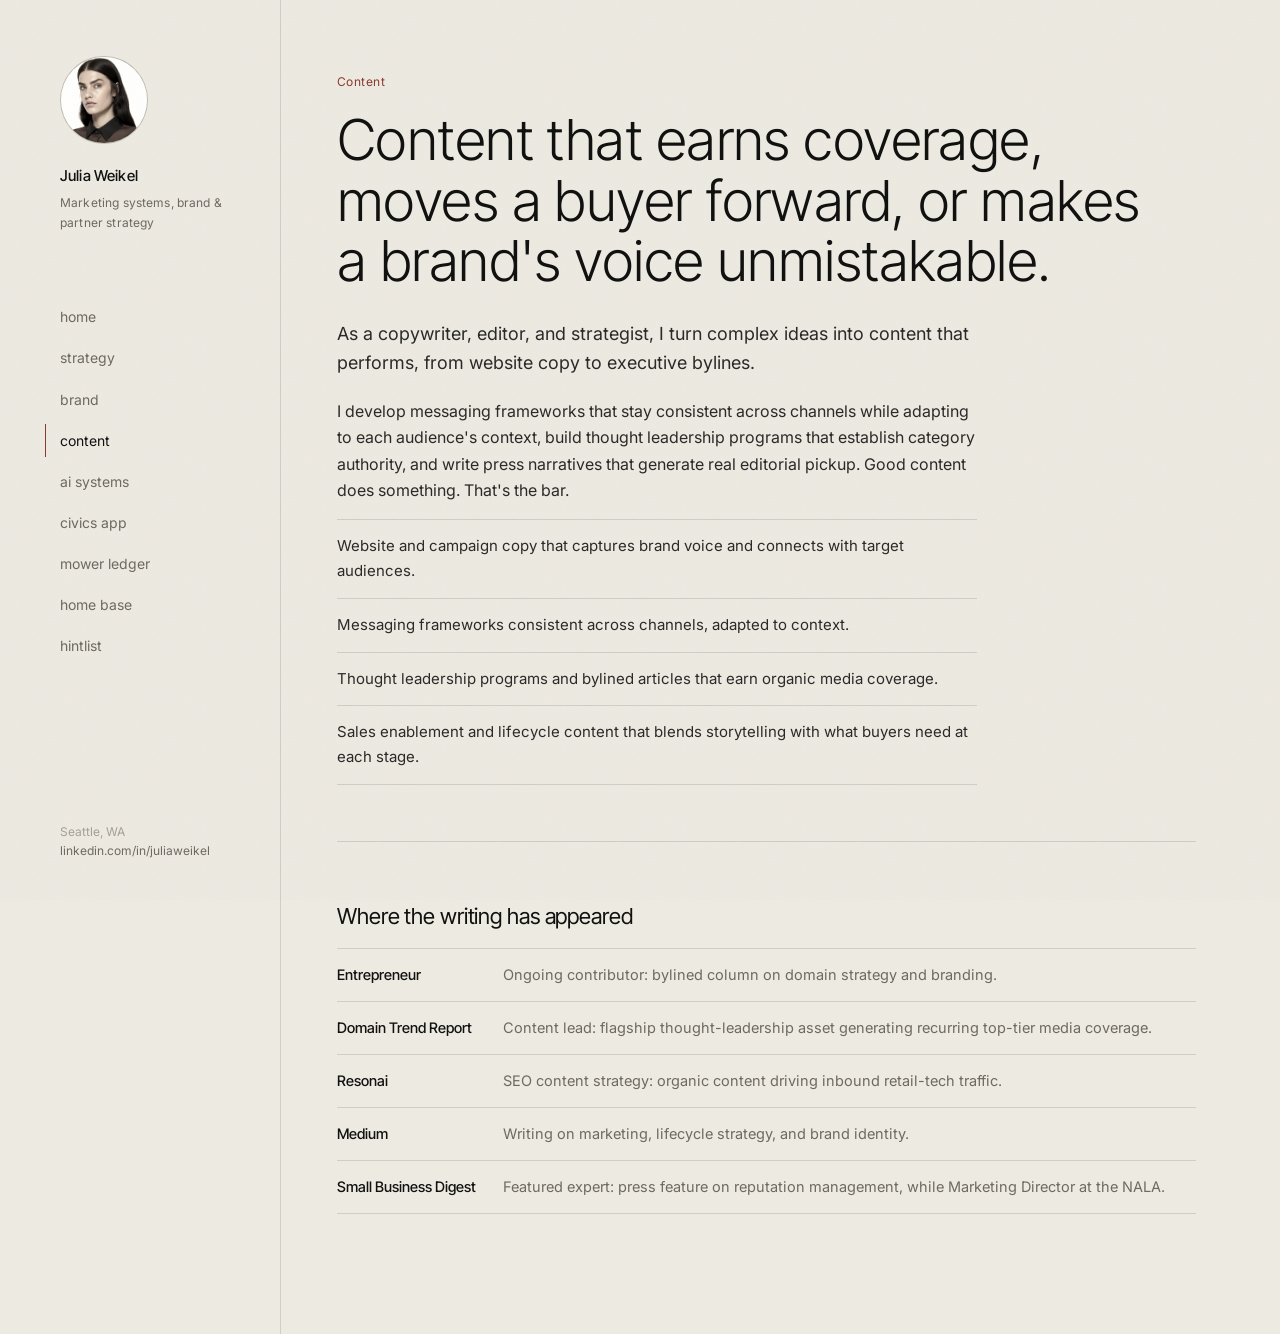
<file: content.html>
<!DOCTYPE html>
<html lang="en">
<head>
<meta charset="UTF-8">
<meta name="viewport" content="width=device-width, initial-scale=1.0">
<title>Julia Weikel | content</title>
<meta name="description" content="Writing and thought leadership that earns coverage">
<link rel="icon" href="favicon.svg" type="image/svg+xml">
<meta property="og:type" content="website">
<meta property="og:title" content="Julia Weikel | content">
<meta property="og:description" content="Writing and thought leadership that earns coverage">
<meta property="og:url" content="https://juliaweikel.fyi/content.html">
<link rel="stylesheet" href="style.css">
</head>
<body>
<div class="shell">
  <aside class="sidebar">
    <div>
      <div class="portrait">
        <img src="portrait.jpg" alt="Julia Weikel">
      </div>
      <a href="index.html" class="brandmark">Julia Weikel
        <span class="role">Marketing systems, brand &amp; partner strategy</span>
      </a>
      <nav class="pagenav">
      <a href="index.html">home</a>
      <a href="strategy.html">strategy</a>
      <a href="brand.html">brand</a>
      <a href="content.html" class="active">content</a>
      <a href="ai-systems.html">ai systems</a>
      <a href="civics.html">civics app</a>
      <a href="mower.html">mower ledger</a>
      <a href="homebase.html">home base</a>
      <a href="hintlist.html">hintlist</a>
      </nav>
    </div>
    <div class="sidebar-foot">
      Seattle, WA<br>
      <a href="https://www.linkedin.com/in/juliaweikel/">linkedin.com/in/juliaweikel</a>
    </div>
  </aside>
  <main>
    <div class="mobile-nav">
    <a href="index.html">home</a>
    <a href="strategy.html">strategy</a>
    <a href="brand.html">brand</a>
    <a href="content.html" class="active">content</a>
    <a href="ai-systems.html">ai systems</a>
    <a href="civics.html">civics app</a>
    <a href="mower.html">mower ledger</a>
    <a href="homebase.html">home base</a>
    <a href="hintlist.html">hintlist</a>
    </div>

    <p class="eyebrow">Content</p>
    <h1>Content that earns coverage, moves a buyer forward, or makes a brand's voice unmistakable.</h1>
    <p class="lede">As a copywriter, editor, and strategist, I turn complex ideas into content that performs, from website copy to executive bylines.</p>
    <p>I develop messaging frameworks that stay consistent across channels while adapting to each audience's context, build thought leadership programs that establish category authority, and write press narratives that generate real editorial pickup. Good content does something. That's the bar.</p>

    <ul class="perspective">
      <li>Website and campaign copy that captures brand voice and connects with target audiences.</li>
      <li>Messaging frameworks consistent across channels, adapted to context.</li>
      <li>Thought leadership programs and bylined articles that earn organic media coverage.</li>
      <li>Sales enablement and lifecycle content that blends storytelling with what buyers need at each stage.</li>
    </ul>

    <hr class="rule">

    <h2>Where the writing has appeared</h2>
    <div class="pressline">
      <span class="outlet">Entrepreneur</span>
      <span class="desc">Ongoing contributor: bylined column on domain strategy and branding.</span>
    </div>
    <div class="pressline">
      <span class="outlet">Domain Trend Report</span>
      <span class="desc">Content lead: flagship thought-leadership asset generating recurring top-tier media coverage.</span>
    </div>
    <div class="pressline">
      <span class="outlet">Resonai</span>
      <span class="desc">SEO content strategy: organic content driving inbound retail-tech traffic.</span>
    </div>
    <div class="pressline">
      <span class="outlet">Medium</span>
      <span class="desc">Writing on marketing, lifecycle strategy, and brand identity.</span>
    </div>
    <div class="pressline">
      <span class="outlet">Small Business Digest</span>
      <span class="desc">Featured expert: press feature on reputation management, while Marketing Director at the NALA.</span>
    </div>

  </main>
</div>
</body>
</html>
</file>
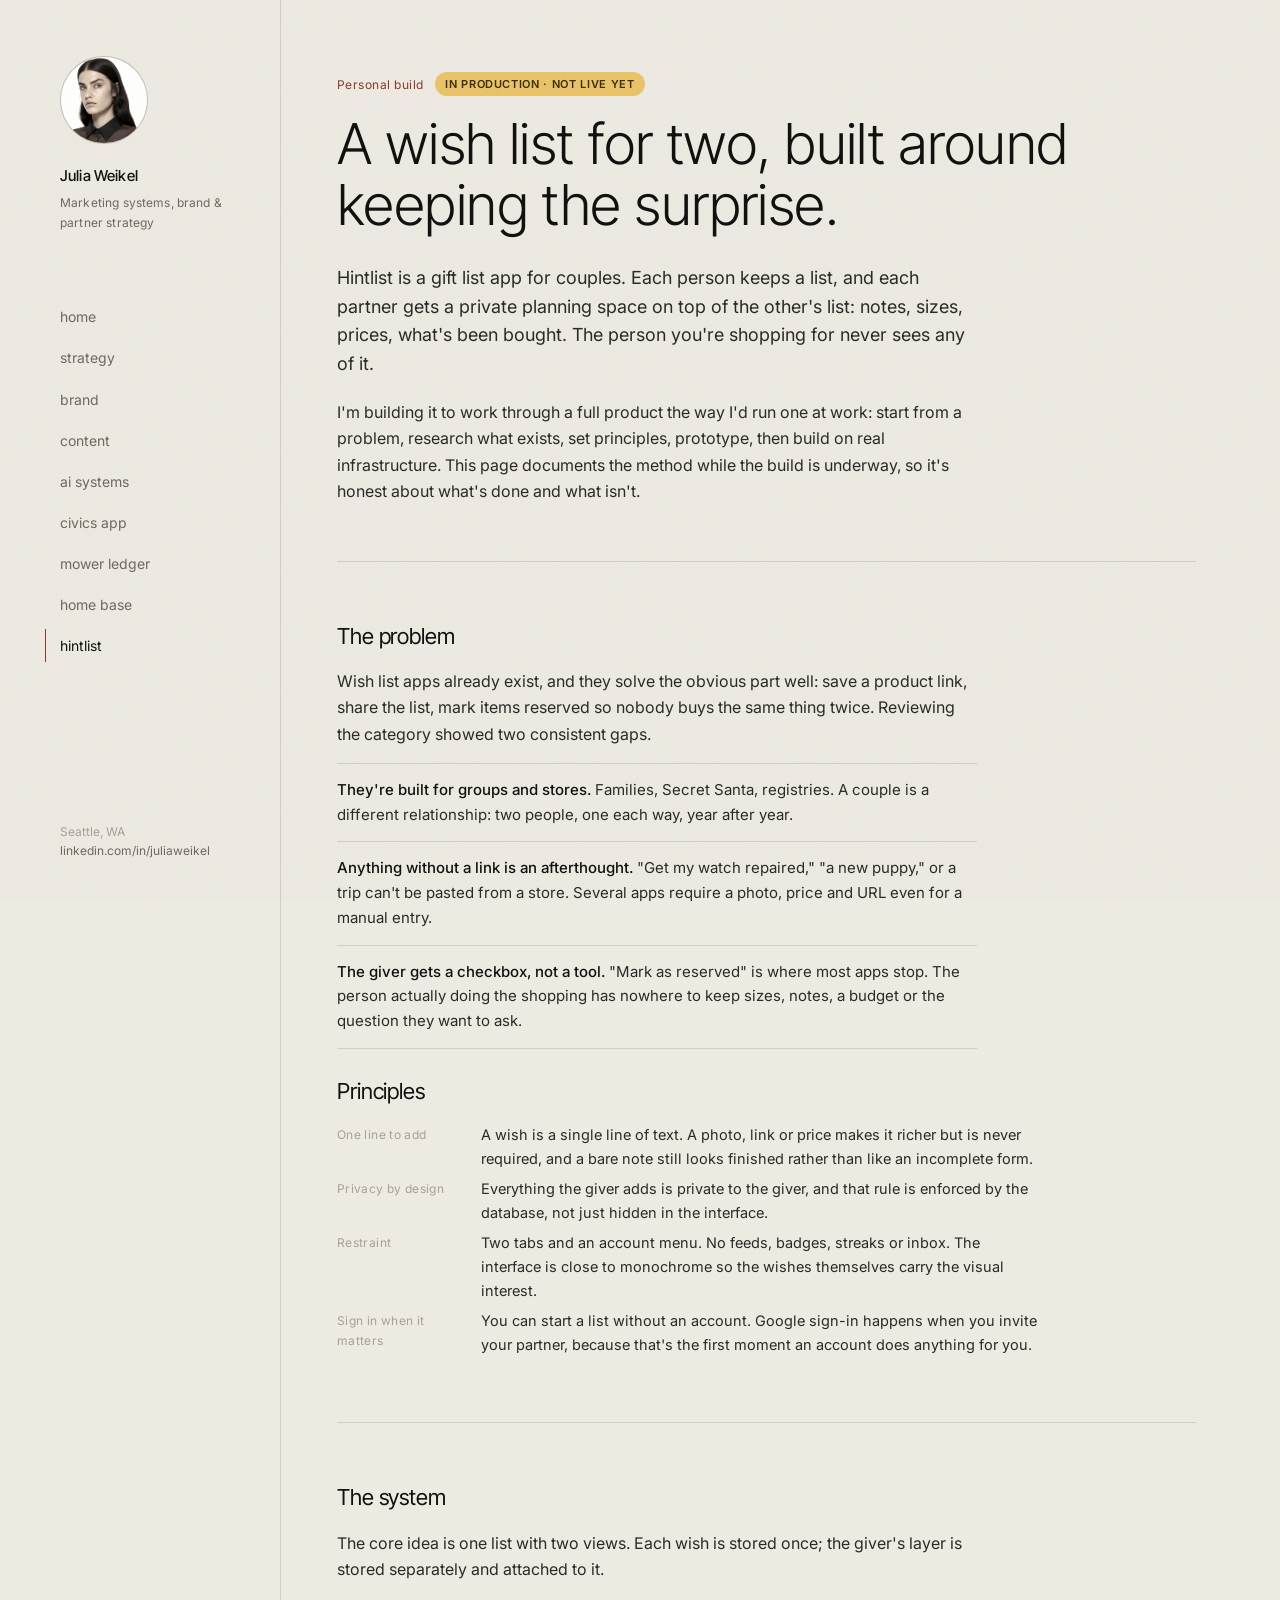
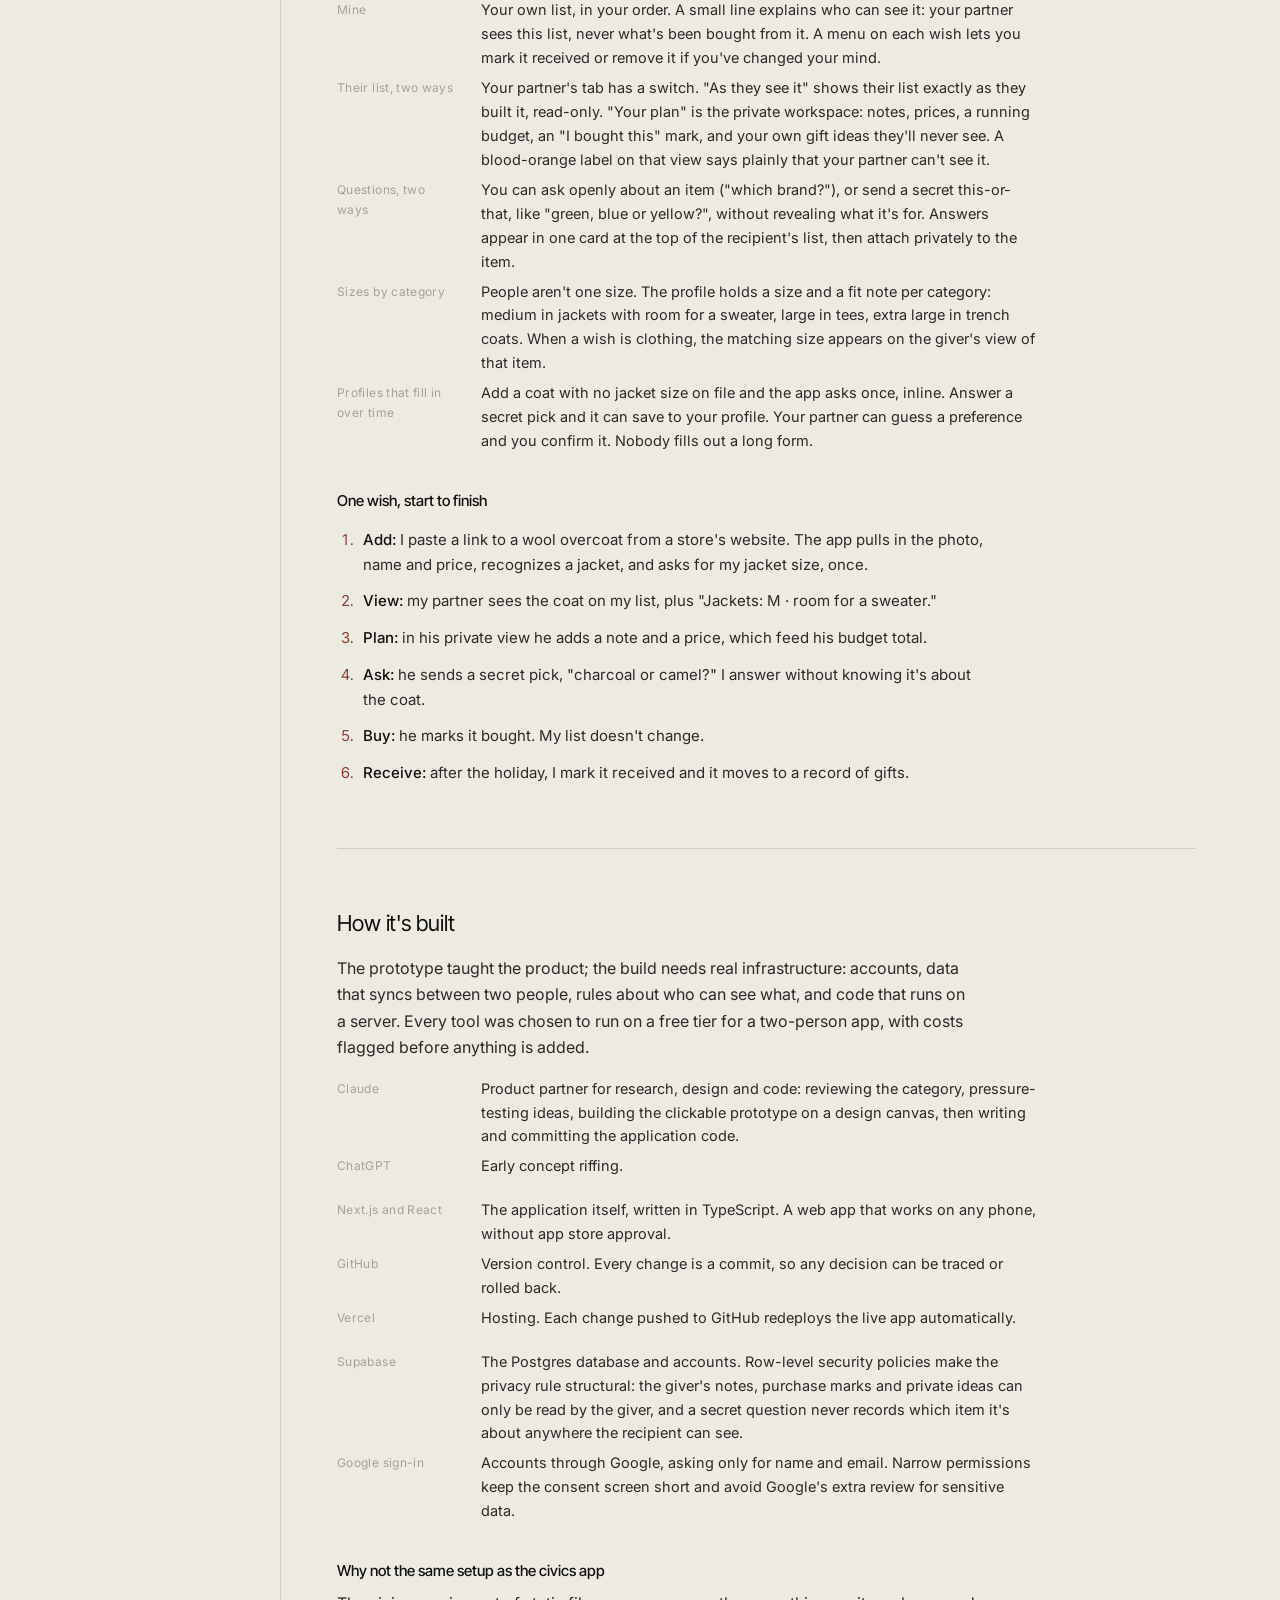
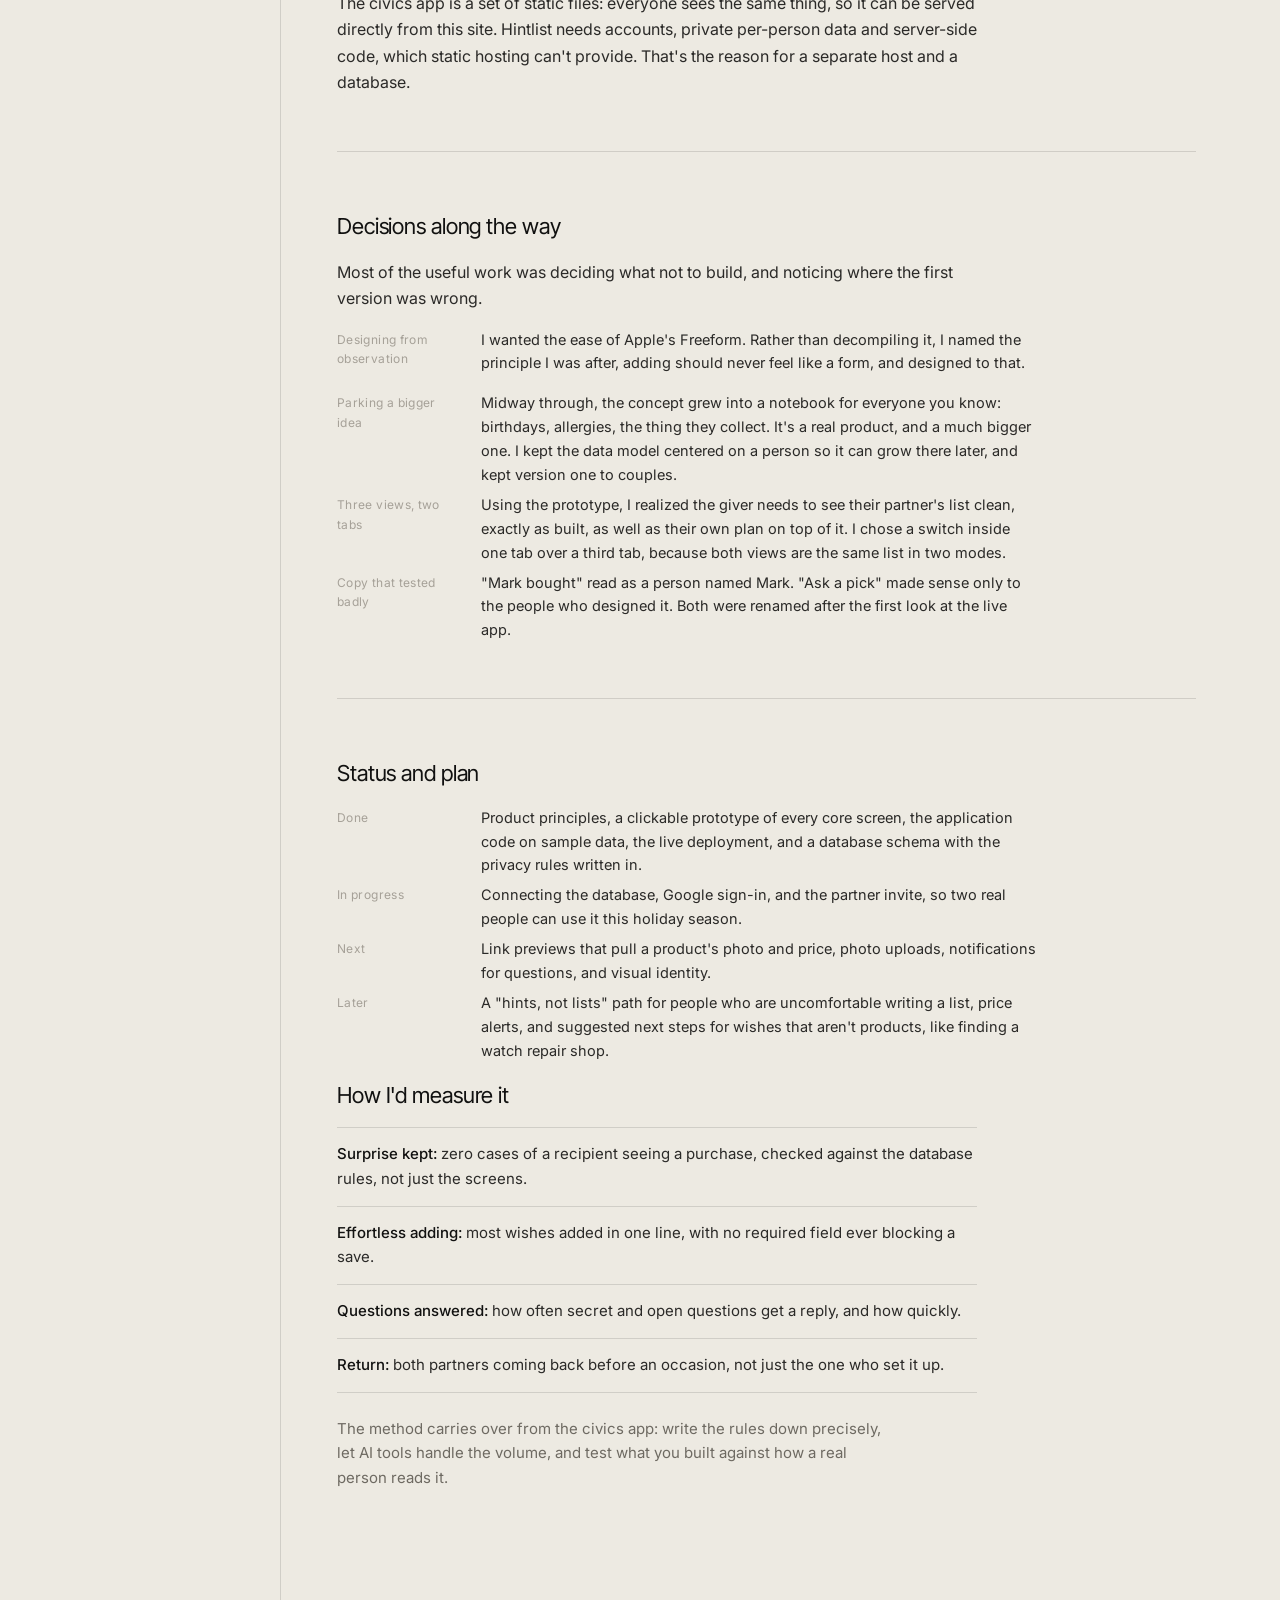
<file: hintlist.html>
<!DOCTYPE html>
<html lang="en">
<head>
<meta charset="UTF-8">
<meta name="viewport" content="width=device-width, initial-scale=1.0">
<title>Julia Weikel | hintlist</title>
<meta name="description" content="A wish list app for couples, designed around one rule: the person you're shopping for never sees what you've planned. In production.">
<link rel="icon" href="favicon.svg" type="image/svg+xml">
<meta property="og:type" content="website">
<meta property="og:title" content="Julia Weikel | hintlist">
<meta property="og:description" content="A wish list app for couples, designed around one rule: the person you're shopping for never sees what you've planned. In production.">
<meta property="og:url" content="https://juliaweikel.fyi/hintlist.html">
<link rel="stylesheet" href="style.css">
</head>
<body>
<div class="shell">
  <aside class="sidebar">
    <div>
      <div class="portrait">
        <img src="portrait.jpg" alt="Julia Weikel">
      </div>
      <a href="index.html" class="brandmark">Julia Weikel
        <span class="role">Marketing systems, brand &amp; partner strategy</span>
      </a>
      <nav class="pagenav">
      <a href="index.html">home</a>
      <a href="strategy.html">strategy</a>
      <a href="brand.html">brand</a>
      <a href="content.html">content</a>
      <a href="ai-systems.html">ai systems</a>
      <a href="civics.html">civics app</a>
      <a href="mower.html">mower ledger</a>
      <a href="homebase.html">home base</a>
      <a href="hintlist.html" class="active">hintlist</a>
      </nav>
    </div>
    <div class="sidebar-foot">
      Seattle, WA<br>
      <a href="https://www.linkedin.com/in/juliaweikel/">linkedin.com/in/juliaweikel</a>
    </div>
  </aside>
  <main>
    <div class="mobile-nav">
    <a href="index.html">home</a>
    <a href="strategy.html">strategy</a>
    <a href="brand.html">brand</a>
    <a href="content.html">content</a>
    <a href="ai-systems.html">ai systems</a>
    <a href="civics.html">civics app</a>
    <a href="mower.html">mower ledger</a>
    <a href="homebase.html">home base</a>
    <a href="hintlist.html" class="active">hintlist</a>
    </div>

    <p class="eyebrow">Personal build <span class="wip wip-lg">In production · not live yet</span></p>
    <h1>A wish list for two, built around keeping the surprise.</h1>
    <p class="lede">Hintlist is a gift list app for couples. Each person keeps a list, and each partner gets a private planning space on top of the other's list: notes, sizes, prices, what's been bought. The person you're shopping for never sees any of it.</p>
    <p>I'm building it to work through a full product the way I'd run one at work: start from a problem, research what exists, set principles, prototype, then build on real infrastructure. This page documents the method while the build is underway, so it's honest about what's done and what isn't.</p>

    <hr class="rule">

    <h2>The problem</h2>
    <p>Wish list apps already exist, and they solve the obvious part well: save a product link, share the list, mark items reserved so nobody buys the same thing twice. Reviewing the category showed two consistent gaps.</p>
    <ul class="perspective">
      <li><strong>They're built for groups and stores.</strong> Families, Secret Santa, registries. A couple is a different relationship: two people, one each way, year after year.</li>
      <li><strong>Anything without a link is an afterthought.</strong> "Get my watch repaired," "a new puppy," or a trip can't be pasted from a store. Several apps require a photo, price and URL even for a manual entry.</li>
      <li><strong>The giver gets a checkbox, not a tool.</strong> "Mark as reserved" is where most apps stop. The person actually doing the shopping has nowhere to keep sizes, notes, a budget or the question they want to ask.</li>
    </ul>

    <h2>Principles</h2>
    <div class="case-grid">
      <p class="case-label">One line to add</p>
      <div class="case-body"><p>A wish is a single line of text. A photo, link or price makes it richer but is never required, and a bare note still looks finished rather than like an incomplete form.</p></div>

      <p class="case-label">Privacy by design</p>
      <div class="case-body"><p>Everything the giver adds is private to the giver, and that rule is enforced by the database, not just hidden in the interface.</p></div>

      <p class="case-label">Restraint</p>
      <div class="case-body"><p>Two tabs and an account menu. No feeds, badges, streaks or inbox. The interface is close to monochrome so the wishes themselves carry the visual interest.</p></div>

      <p class="case-label">Sign in when it matters</p>
      <div class="case-body"><p>You can start a list without an account. Google sign-in happens when you invite your partner, because that's the first moment an account does anything for you.</p></div>
    </div>

    <hr class="rule">

    <h2>The system</h2>
    <p>The core idea is one list with two views. Each wish is stored once; the giver's layer is stored separately and attached to it.</p>
    <div class="case-grid">
      <p class="case-label">Mine</p>
      <div class="case-body"><p>Your own list, in your order. A small line explains who can see it: your partner sees this list, never what's been bought from it. A menu on each wish lets you mark it received or remove it if you've changed your mind.</p></div>

      <p class="case-label">Their list, two ways</p>
      <div class="case-body"><p>Your partner's tab has a switch. "As they see it" shows their list exactly as they built it, read-only. "Your plan" is the private workspace: notes, prices, a running budget, an "I bought this" mark, and your own gift ideas they'll never see. A blood-orange label on that view says plainly that your partner can't see it.</p></div>

      <p class="case-label">Questions, two ways</p>
      <div class="case-body"><p>You can ask openly about an item ("which brand?"), or send a secret this-or-that, like "green, blue or yellow?", without revealing what it's for. Answers appear in one card at the top of the recipient's list, then attach privately to the item.</p></div>

      <p class="case-label">Sizes by category</p>
      <div class="case-body"><p>People aren't one size. The profile holds a size and a fit note per category: medium in jackets with room for a sweater, large in tees, extra large in trench coats. When a wish is clothing, the matching size appears on the giver's view of that item.</p></div>

      <p class="case-label">Profiles that fill in over time</p>
      <div class="case-body"><p>Add a coat with no jacket size on file and the app asks once, inline. Answer a secret pick and it can save to your profile. Your partner can guess a preference and you confirm it. Nobody fills out a long form.</p></div>
    </div>

    <h3 class="subhead">One wish, start to finish</h3>
    <ol class="steps">
      <li><strong>Add:</strong> I paste a link to a wool overcoat from a store's website. The app pulls in the photo, name and price, recognizes a jacket, and asks for my jacket size, once.</li>
      <li><strong>View:</strong> my partner sees the coat on my list, plus "Jackets: M · room for a sweater."</li>
      <li><strong>Plan:</strong> in his private view he adds a note and a price, which feed his budget total.</li>
      <li><strong>Ask:</strong> he sends a secret pick, "charcoal or camel?" I answer without knowing it's about the coat.</li>
      <li><strong>Buy:</strong> he marks it bought. My list doesn't change.</li>
      <li><strong>Receive:</strong> after the holiday, I mark it received and it moves to a record of gifts.</li>
    </ol>

    <hr class="rule">

    <h2>How it's built</h2>
    <p>The prototype taught the product; the build needs real infrastructure: accounts, data that syncs between two people, rules about who can see what, and code that runs on a server. Every tool was chosen to run on a free tier for a two-person app, with costs flagged before anything is added.</p>
    <div class="case-grid">
      <p class="case-label">Claude</p>
      <div class="case-body"><p>Product partner for research, design and code: reviewing the category, pressure-testing ideas, building the clickable prototype on a design canvas, then writing and committing the application code.</p></div>

      <p class="case-label">ChatGPT</p>
      <div class="case-body"><p>Early concept riffing.</p></div>

      <p class="case-label">Next.js and React</p>
      <div class="case-body"><p>The application itself, written in TypeScript. A web app that works on any phone, without app store approval.</p></div>

      <p class="case-label">GitHub</p>
      <div class="case-body"><p>Version control. Every change is a commit, so any decision can be traced or rolled back.</p></div>

      <p class="case-label">Vercel</p>
      <div class="case-body"><p>Hosting. Each change pushed to GitHub redeploys the live app automatically.</p></div>

      <p class="case-label">Supabase</p>
      <div class="case-body"><p>The Postgres database and accounts. Row-level security policies make the privacy rule structural: the giver's notes, purchase marks and private ideas can only be read by the giver, and a secret question never records which item it's about anywhere the recipient can see.</p></div>

      <p class="case-label">Google sign-in</p>
      <div class="case-body"><p>Accounts through Google, asking only for name and email. Narrow permissions keep the consent screen short and avoid Google's extra review for sensitive data.</p></div>
    </div>

    <h3 class="subhead">Why not the same setup as the civics app</h3>
    <p>The civics app is a set of static files: everyone sees the same thing, so it can be served directly from this site. Hintlist needs accounts, private per-person data and server-side code, which static hosting can't provide. That's the reason for a separate host and a database.</p>

    <hr class="rule">

    <h2>Decisions along the way</h2>
    <p>Most of the useful work was deciding what not to build, and noticing where the first version was wrong.</p>
    <div class="case-grid">
      <p class="case-label">Designing from observation</p>
      <div class="case-body"><p>I wanted the ease of Apple's Freeform. Rather than decompiling it, I named the principle I was after, adding should never feel like a form, and designed to that.</p></div>

      <p class="case-label">Parking a bigger idea</p>
      <div class="case-body"><p>Midway through, the concept grew into a notebook for everyone you know: birthdays, allergies, the thing they collect. It's a real product, and a much bigger one. I kept the data model centered on a person so it can grow there later, and kept version one to couples.</p></div>

      <p class="case-label">Three views, two tabs</p>
      <div class="case-body"><p>Using the prototype, I realized the giver needs to see their partner's list clean, exactly as built, as well as their own plan on top of it. I chose a switch inside one tab over a third tab, because both views are the same list in two modes.</p></div>

      <p class="case-label">Copy that tested badly</p>
      <div class="case-body"><p>"Mark bought" read as a person named Mark. "Ask a pick" made sense only to the people who designed it. Both were renamed after the first look at the live app.</p></div>
    </div>

    <hr class="rule">

    <h2>Status and plan</h2>
    <div class="case-grid">
      <p class="case-label">Done</p>
      <div class="case-body"><p>Product principles, a clickable prototype of every core screen, the application code on sample data, the live deployment, and a database schema with the privacy rules written in.</p></div>

      <p class="case-label">In progress</p>
      <div class="case-body"><p>Connecting the database, Google sign-in, and the partner invite, so two real people can use it this holiday season.</p></div>

      <p class="case-label">Next</p>
      <div class="case-body"><p>Link previews that pull a product's photo and price, photo uploads, notifications for questions, and visual identity.</p></div>

      <p class="case-label">Later</p>
      <div class="case-body"><p>A "hints, not lists" path for people who are uncomfortable writing a list, price alerts, and suggested next steps for wishes that aren't products, like finding a watch repair shop.</p></div>
    </div>

    <h2>How I'd measure it</h2>
    <ul class="perspective">
      <li><strong>Surprise kept:</strong> zero cases of a recipient seeing a purchase, checked against the database rules, not just the screens.</li>
      <li><strong>Effortless adding:</strong> most wishes added in one line, with no required field ever blocking a save.</li>
      <li><strong>Questions answered:</strong> how often secret and open questions get a reply, and how quickly.</li>
      <li><strong>Return:</strong> both partners coming back before an occasion, not just the one who set it up.</li>
    </ul>

    <p class="closing">The method carries over from the civics app: write the rules down precisely, let AI tools handle the volume, and test what you built against how a real person reads it.</p>

  </main>
</div>
</body>
</html>
</file>
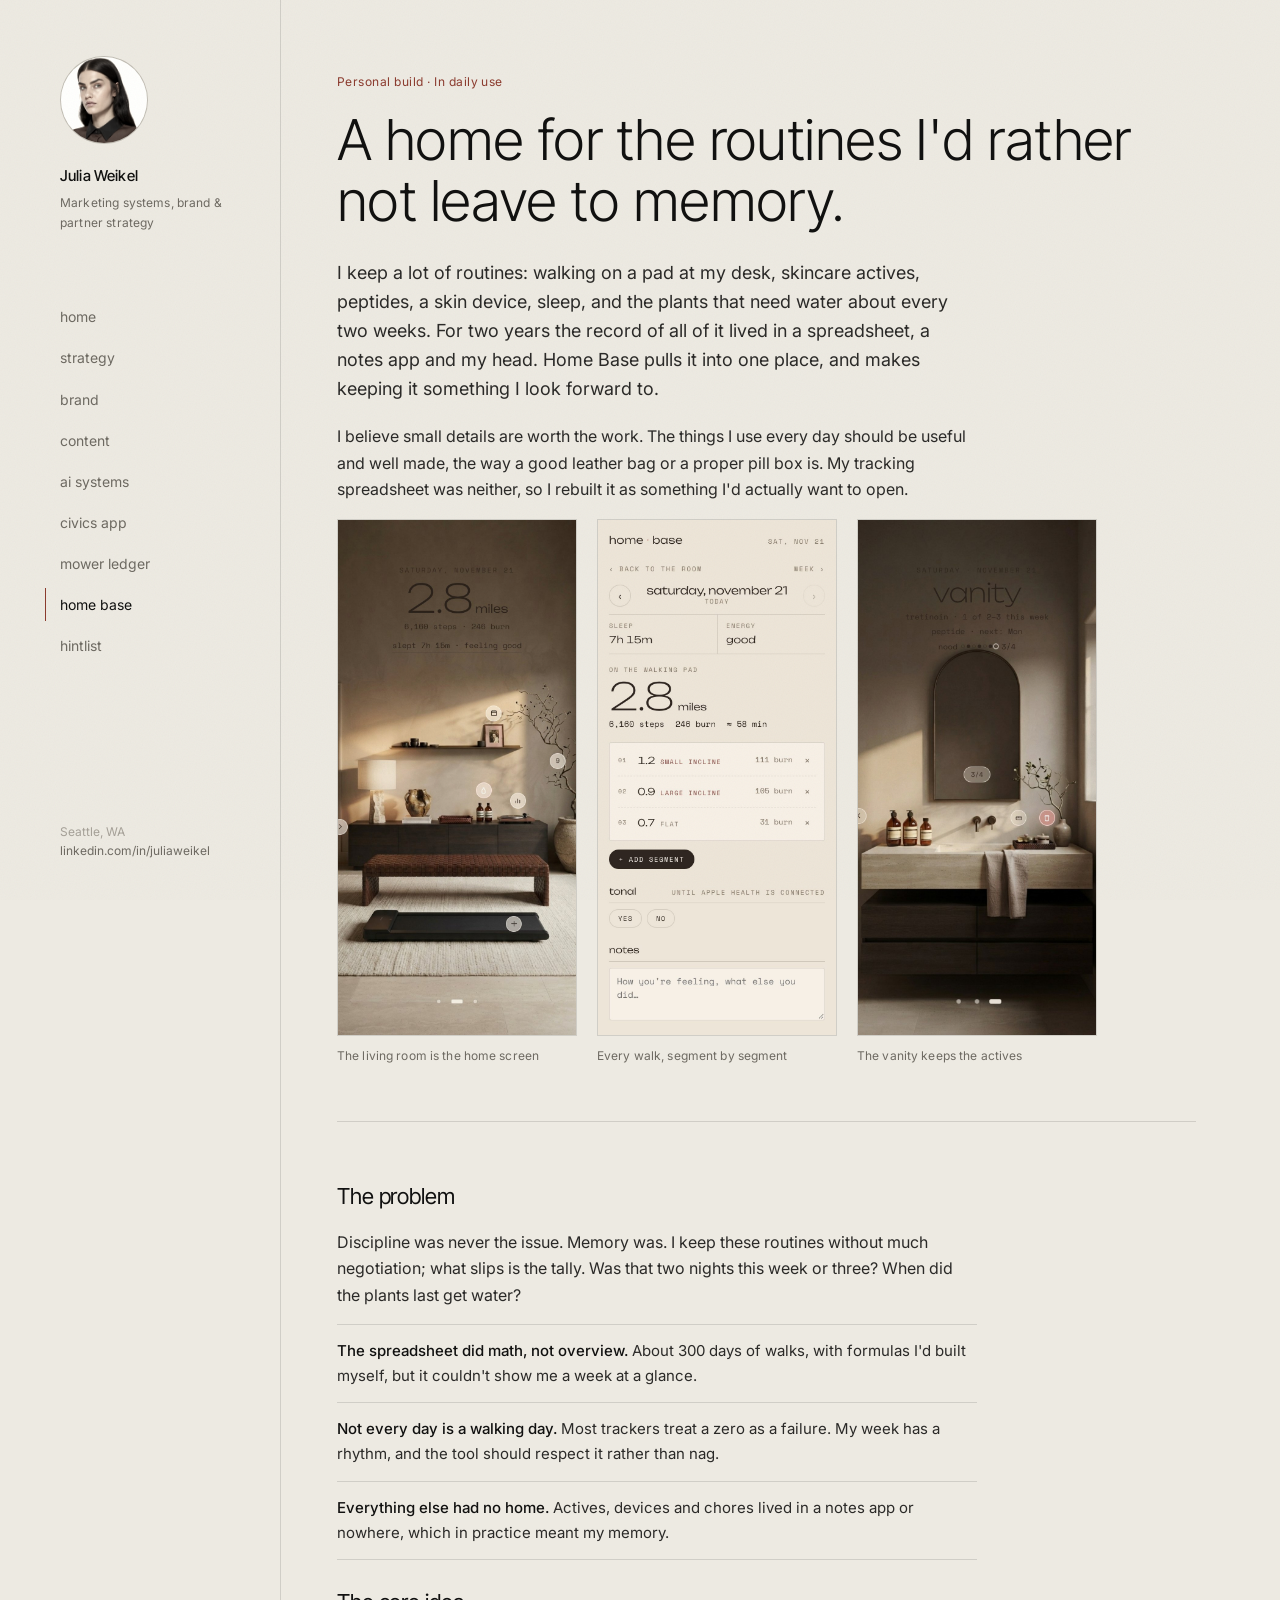
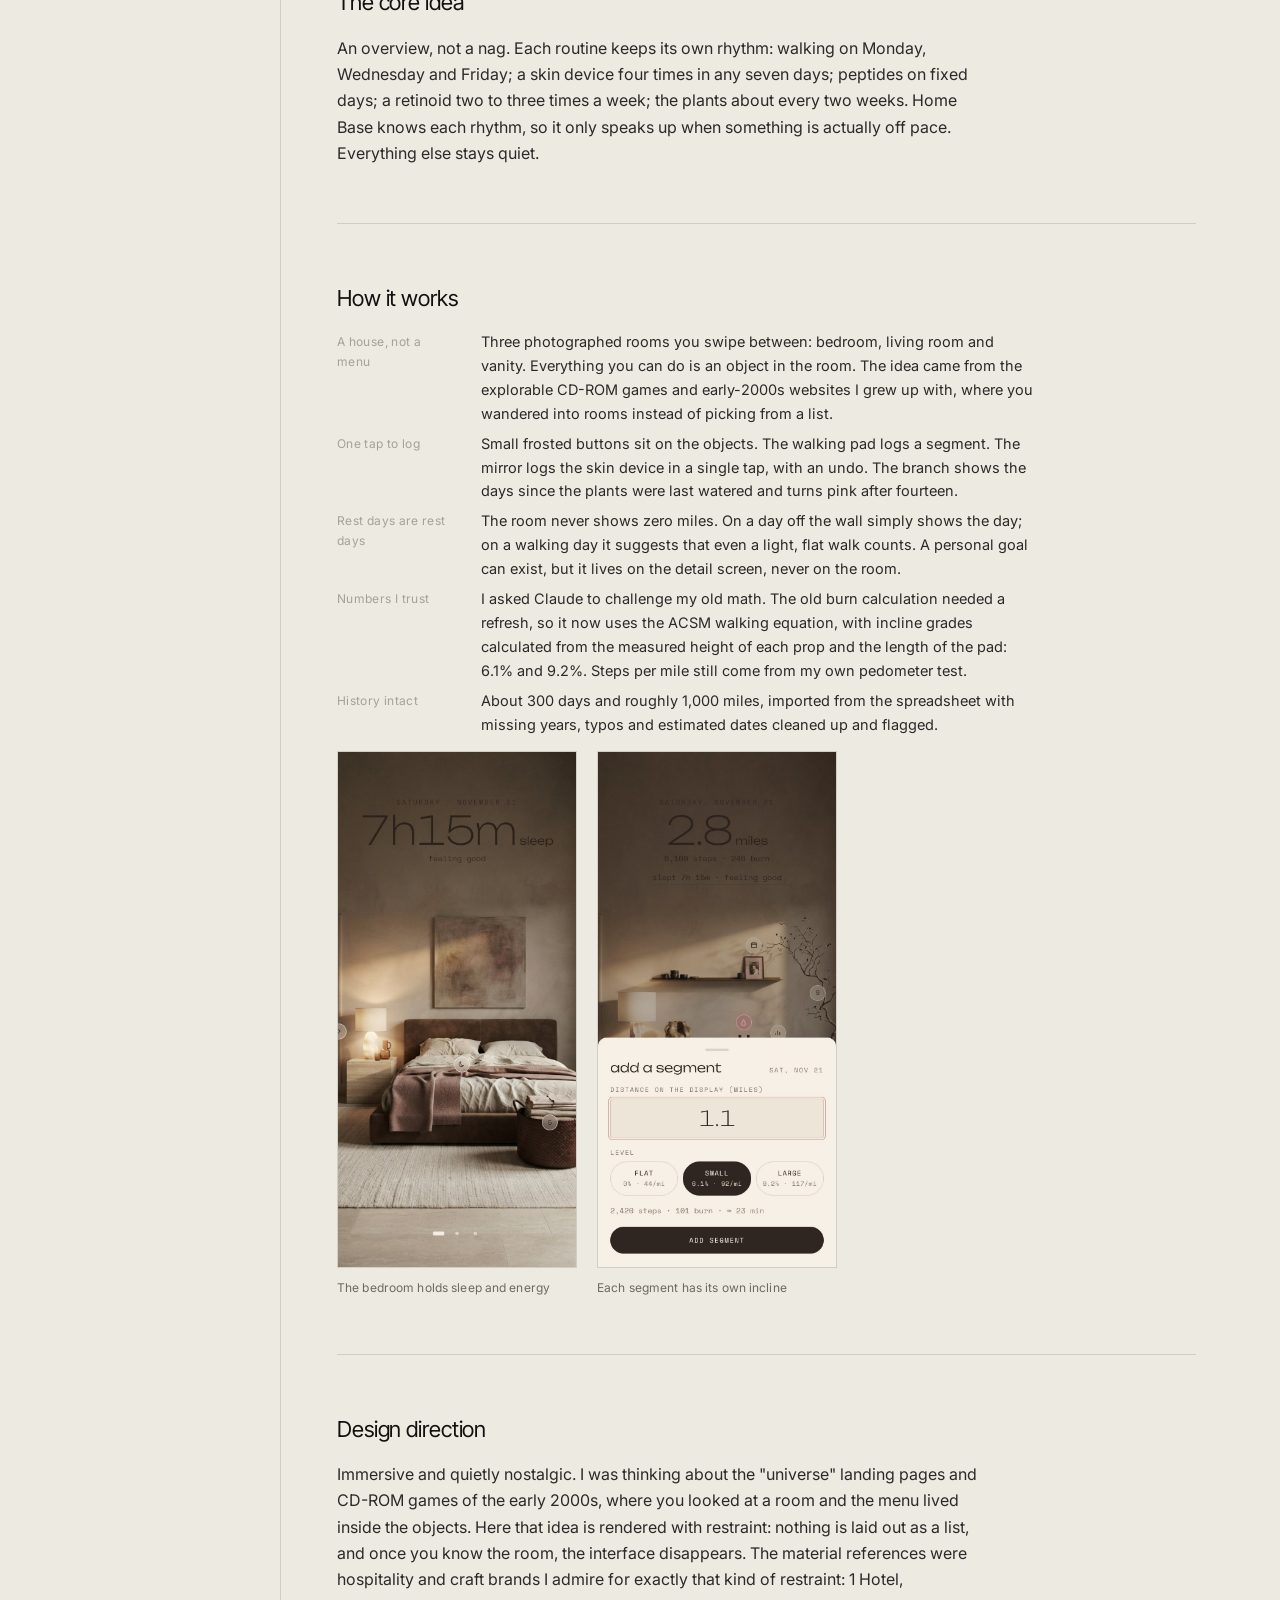
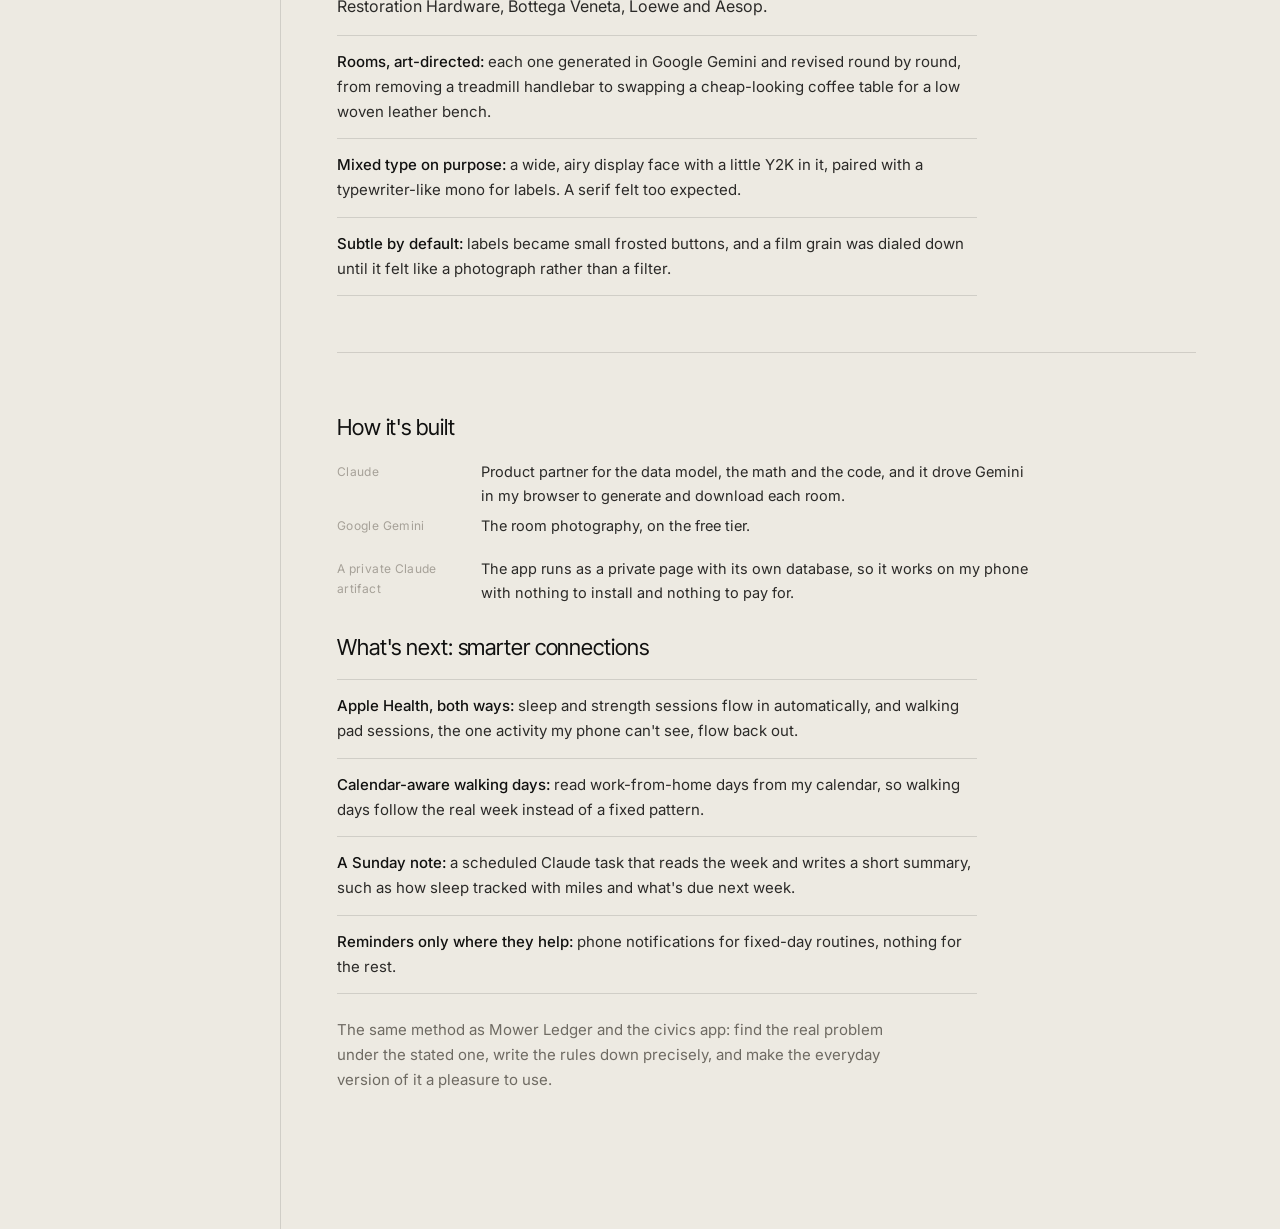
<file: homebase.html>
<!DOCTYPE html>
<html lang="en">
<head>
<meta charset="UTF-8">
<meta name="viewport" content="width=device-width, initial-scale=1.0">
<title>Julia Weikel | home base</title>
<meta name="description" content="A personal operating system for the routines I'd rather not leave to memory: walking, skincare actives, sleep and the plants, rebuilt from a spreadsheet into a house you tap through.">
<link rel="icon" href="favicon.svg" type="image/svg+xml">
<meta property="og:type" content="website">
<meta property="og:title" content="Julia Weikel | home base">
<meta property="og:description" content="A personal operating system for the routines I'd rather not leave to memory: walking, skincare actives, sleep and the plants, rebuilt from a spreadsheet into a house you tap through.">
<meta property="og:url" content="https://juliaweikel.fyi/homebase.html">
<link rel="stylesheet" href="style.css">
</head>
<body>
<div class="shell">
  <aside class="sidebar">
    <div>
      <div class="portrait">
        <img src="portrait.jpg" alt="Julia Weikel">
      </div>
      <a href="index.html" class="brandmark">Julia Weikel
        <span class="role">Marketing systems, brand &amp; partner strategy</span>
      </a>
      <nav class="pagenav">
      <a href="index.html">home</a>
      <a href="strategy.html">strategy</a>
      <a href="brand.html">brand</a>
      <a href="content.html">content</a>
      <a href="ai-systems.html">ai systems</a>
      <a href="civics.html">civics app</a>
      <a href="mower.html">mower ledger</a>
      <a href="homebase.html" class="active">home base</a>
      <a href="hintlist.html">hintlist</a>
      </nav>
    </div>
    <div class="sidebar-foot">
      Seattle, WA<br>
      <a href="https://www.linkedin.com/in/juliaweikel/">linkedin.com/in/juliaweikel</a>
    </div>
  </aside>
  <main>
    <div class="mobile-nav">
    <a href="index.html">home</a>
    <a href="strategy.html">strategy</a>
    <a href="brand.html">brand</a>
    <a href="content.html">content</a>
    <a href="ai-systems.html">ai systems</a>
    <a href="civics.html">civics app</a>
    <a href="mower.html">mower ledger</a>
    <a href="homebase.html" class="active">home base</a>
    <a href="hintlist.html">hintlist</a>
    </div>

    <p class="eyebrow">Personal build · In daily use</p>
    <h1>A home for the routines I'd rather not leave to memory.</h1>
    <p class="lede">I keep a lot of routines: walking on a pad at my desk, skincare actives, peptides, a skin device, sleep, and the plants that need water about every two weeks. For two years the record of all of it lived in a spreadsheet, a notes app and my head. Home Base pulls it into one place, and makes keeping it something I look forward to.</p>
    <p>I believe small details are worth the work. The things I use every day should be useful and well made, the way a good leather bag or a proper pill box is. My tracking spreadsheet was neither, so I rebuilt it as something I'd actually want to open.</p>

    <div class="shots">
      <figure><img src="img/homebase-living.jpg" alt="The living room: a walking pad on an ivory rug in front of a woven leather bench and a dark oak console. On the plaster wall: Saturday, November 21, 2.8 miles, 6,160 steps, 246 burn, slept 7h 15m, feeling good. Small frosted buttons sit on the pad, the shelf, the bottles, the turntable and the branch." loading="lazy"><figcaption>The living room is the home screen</figcaption></figure>
      <figure><img src="img/homebase-walk.jpg" alt="The walking screen: 2.8 miles from three segments, 1.2 small incline, 0.9 large incline and 0.7 flat, each with its own burn estimate, plus sleep, energy and notes." loading="lazy"><figcaption>Every walk, segment by segment</figcaption></figure>
      <figure><img src="img/homebase-vanity.jpg" alt="The vanity: a travertine basin under an arched bronze mirror. A small button on the mirror reads 3 of 4. The wall lists this week's actives and a seven-dot strip for the last seven days." loading="lazy"><figcaption>The vanity keeps the actives</figcaption></figure>
    </div>

    <hr class="rule">

    <h2>The problem</h2>
    <p>Discipline was never the issue. Memory was. I keep these routines without much negotiation; what slips is the tally. Was that two nights this week or three? When did the plants last get water?</p>
    <ul class="perspective">
      <li><strong>The spreadsheet did math, not overview.</strong> About 300 days of walks, with formulas I'd built myself, but it couldn't show me a week at a glance.</li>
      <li><strong>Not every day is a walking day.</strong> Most trackers treat a zero as a failure. My week has a rhythm, and the tool should respect it rather than nag.</li>
      <li><strong>Everything else had no home.</strong> Actives, devices and chores lived in a notes app or nowhere, which in practice meant my memory.</li>
    </ul>

    <h2>The core idea</h2>
    <p>An overview, not a nag. Each routine keeps its own rhythm: walking on Monday, Wednesday and Friday; a skin device four times in any seven days; peptides on fixed days; a retinoid two to three times a week; the plants about every two weeks. Home Base knows each rhythm, so it only speaks up when something is actually off pace. Everything else stays quiet.</p>

    <hr class="rule">

    <h2>How it works</h2>
    <div class="case-grid">
      <p class="case-label">A house, not a menu</p>
      <div class="case-body"><p>Three photographed rooms you swipe between: bedroom, living room and vanity. Everything you can do is an object in the room. The idea came from the explorable CD-ROM games and early-2000s websites I grew up with, where you wandered into rooms instead of picking from a list.</p></div>

      <p class="case-label">One tap to log</p>
      <div class="case-body"><p>Small frosted buttons sit on the objects. The walking pad logs a segment. The mirror logs the skin device in a single tap, with an undo. The branch shows the days since the plants were last watered and turns pink after fourteen.</p></div>

      <p class="case-label">Rest days are rest days</p>
      <div class="case-body"><p>The room never shows zero miles. On a day off the wall simply shows the day; on a walking day it suggests that even a light, flat walk counts. A personal goal can exist, but it lives on the detail screen, never on the room.</p></div>

      <p class="case-label">Numbers I trust</p>
      <div class="case-body"><p>I asked Claude to challenge my old math. The old burn calculation needed a refresh, so it now uses the ACSM walking equation, with incline grades calculated from the measured height of each prop and the length of the pad: 6.1% and 9.2%. Steps per mile still come from my own pedometer test.</p></div>

      <p class="case-label">History intact</p>
      <div class="case-body"><p>About 300 days and roughly 1,000 miles, imported from the spreadsheet with missing years, typos and estimated dates cleaned up and flagged.</p></div>
    </div>

    <div class="shots">
      <figure><img src="img/homebase-bed.jpg" alt="The bedroom: a chocolate suede bed in oat linen, a travertine nightstand with a glowing lamp and a woven leather basket of folded sheets. On the wall: 7h15m sleep, feeling good." loading="lazy"><figcaption>The bedroom holds sleep and energy</figcaption></figure>
      <figure><img src="img/homebase-seg.jpg" alt="The add segment sheet over the living room: 1.1 miles entered, with flat, small and large incline options, each showing its grade and burn per mile." loading="lazy"><figcaption>Each segment has its own incline</figcaption></figure>
    </div>

    <hr class="rule">

    <h2>Design direction</h2>
    <p>Immersive and quietly nostalgic. I was thinking about the "universe" landing pages and CD-ROM games of the early 2000s, where you looked at a room and the menu lived inside the objects. Here that idea is rendered with restraint: nothing is laid out as a list, and once you know the room, the interface disappears. The material references were hospitality and craft brands I admire for exactly that kind of restraint: 1 Hotel, Restoration Hardware, Bottega Veneta, Loewe and Aesop.</p>
    <ul class="perspective">
      <li><strong>Rooms, art-directed:</strong> each one generated in Google Gemini and revised round by round, from removing a treadmill handlebar to swapping a cheap-looking coffee table for a low woven leather bench.</li>
      <li><strong>Mixed type on purpose:</strong> a wide, airy display face with a little Y2K in it, paired with a typewriter-like mono for labels. A serif felt too expected.</li>
      <li><strong>Subtle by default:</strong> labels became small frosted buttons, and a film grain was dialed down until it felt like a photograph rather than a filter.</li>
    </ul>

    <hr class="rule">

    <h2>How it's built</h2>
    <div class="case-grid">
      <p class="case-label">Claude</p>
      <div class="case-body"><p>Product partner for the data model, the math and the code, and it drove Gemini in my browser to generate and download each room.</p></div>

      <p class="case-label">Google Gemini</p>
      <div class="case-body"><p>The room photography, on the free tier.</p></div>

      <p class="case-label">A private Claude artifact</p>
      <div class="case-body"><p>The app runs as a private page with its own database, so it works on my phone with nothing to install and nothing to pay for.</p></div>
    </div>

    <h2>What's next: smarter connections</h2>
    <ul class="perspective">
      <li><strong>Apple Health, both ways:</strong> sleep and strength sessions flow in automatically, and walking pad sessions, the one activity my phone can't see, flow back out.</li>
      <li><strong>Calendar-aware walking days:</strong> read work-from-home days from my calendar, so walking days follow the real week instead of a fixed pattern.</li>
      <li><strong>A Sunday note:</strong> a scheduled Claude task that reads the week and writes a short summary, such as how sleep tracked with miles and what's due next week.</li>
      <li><strong>Reminders only where they help:</strong> phone notifications for fixed-day routines, nothing for the rest.</li>
    </ul>

    <p class="closing">The same method as Mower Ledger and the civics app: find the real problem under the stated one, write the rules down precisely, and make the everyday version of it a pleasure to use.</p>

  </main>
</div>
</body>
</html>
</file>
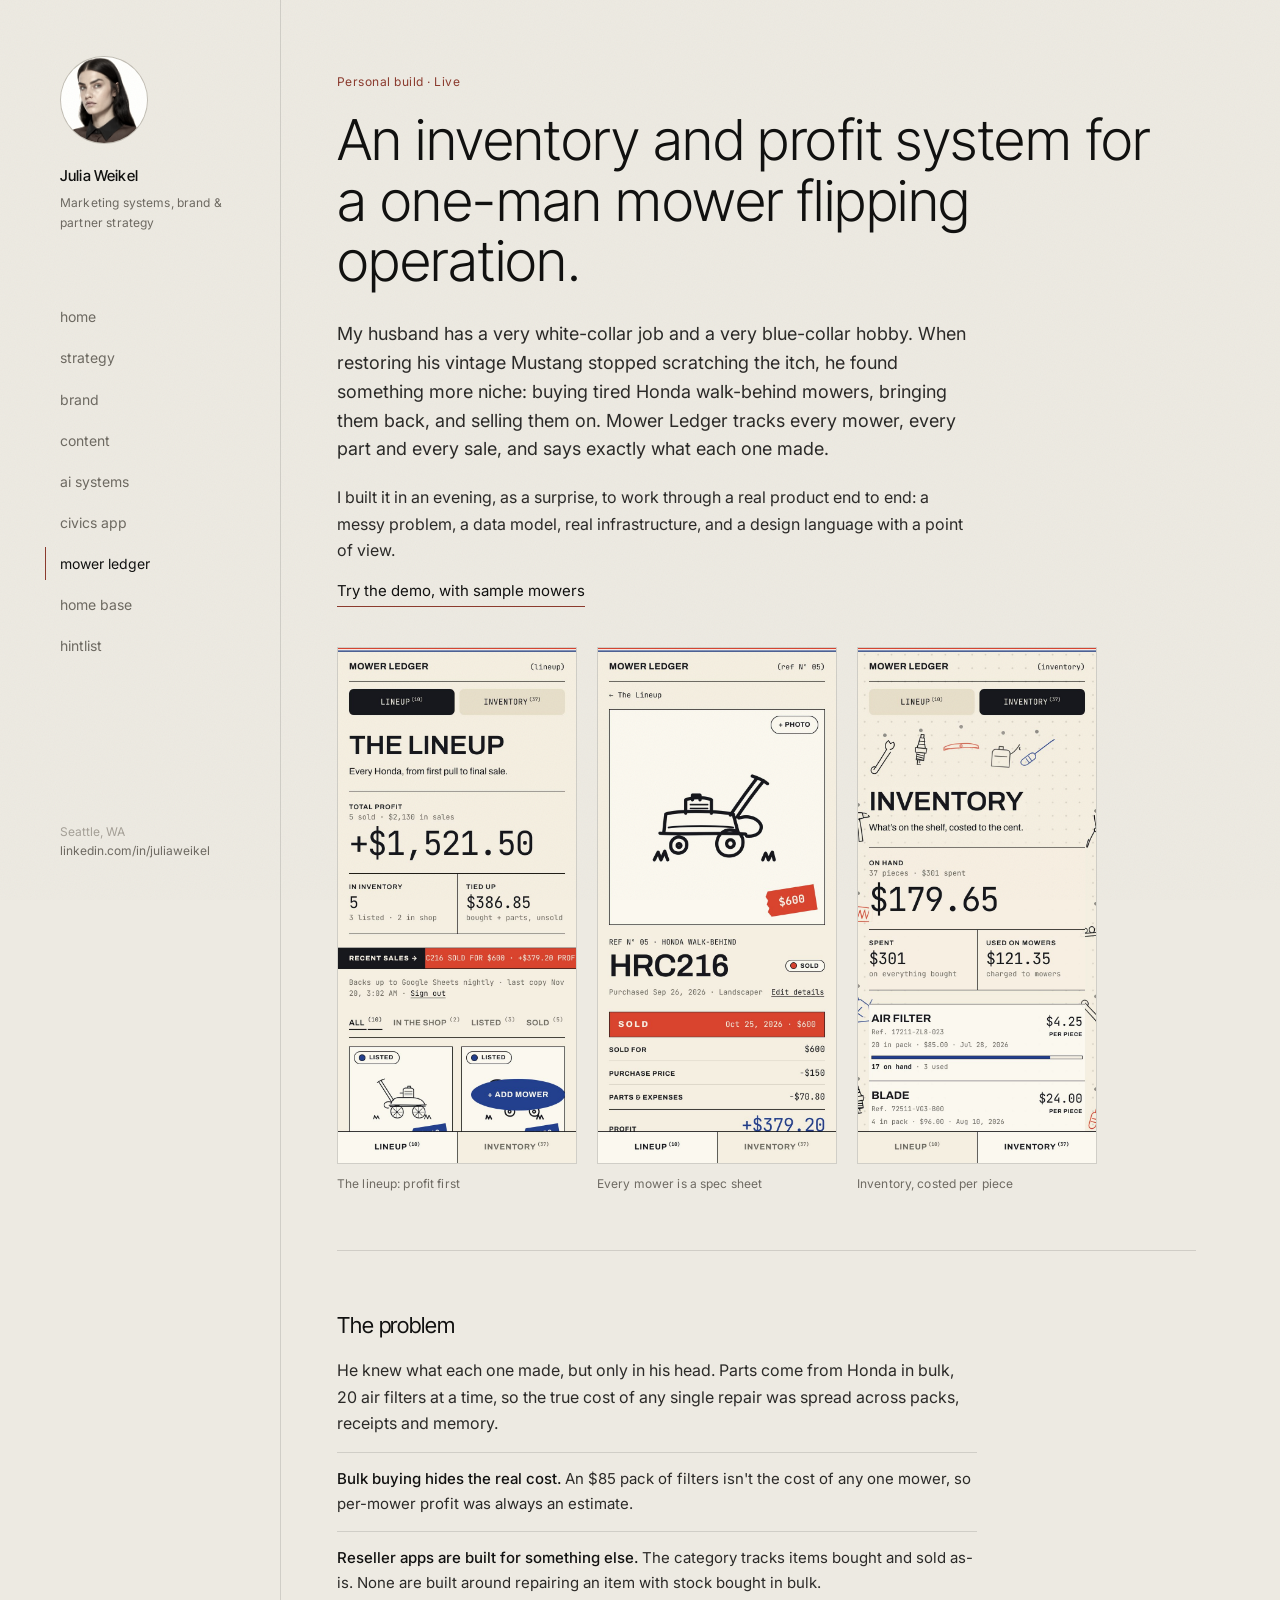
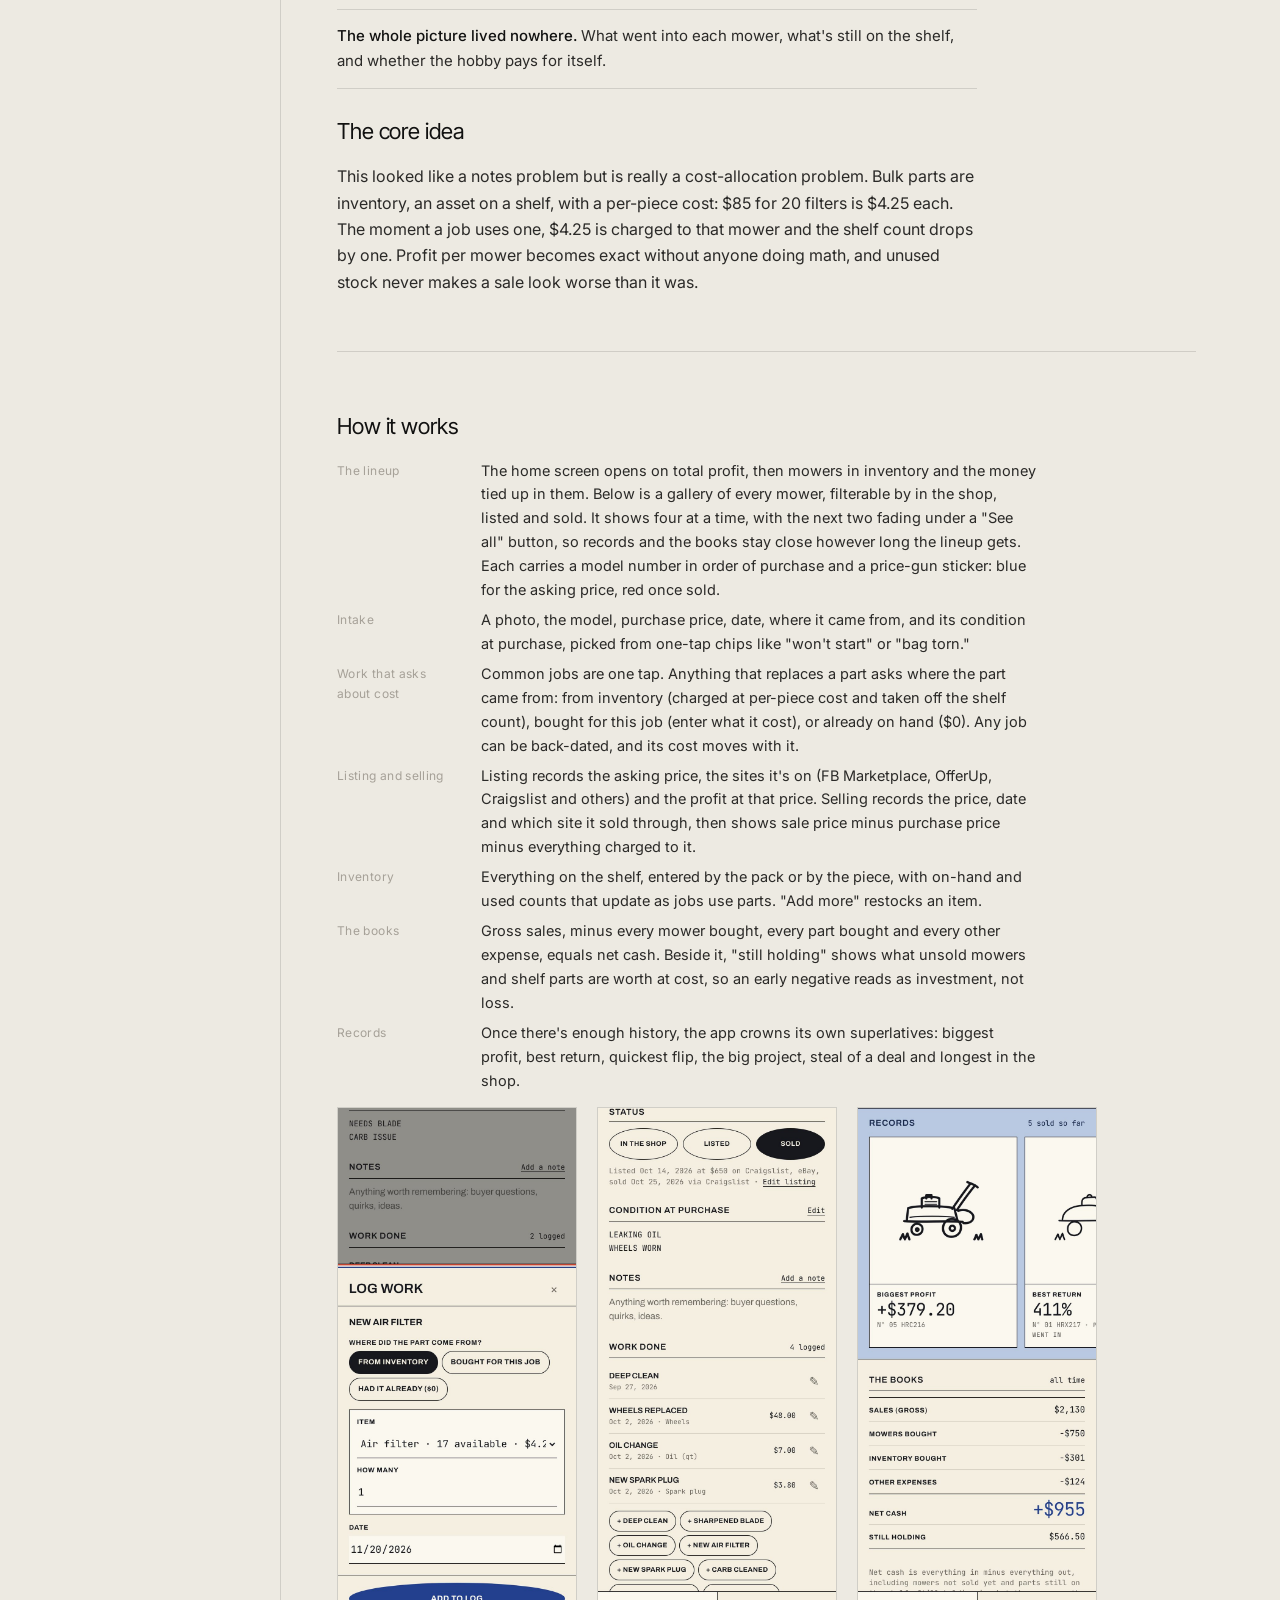
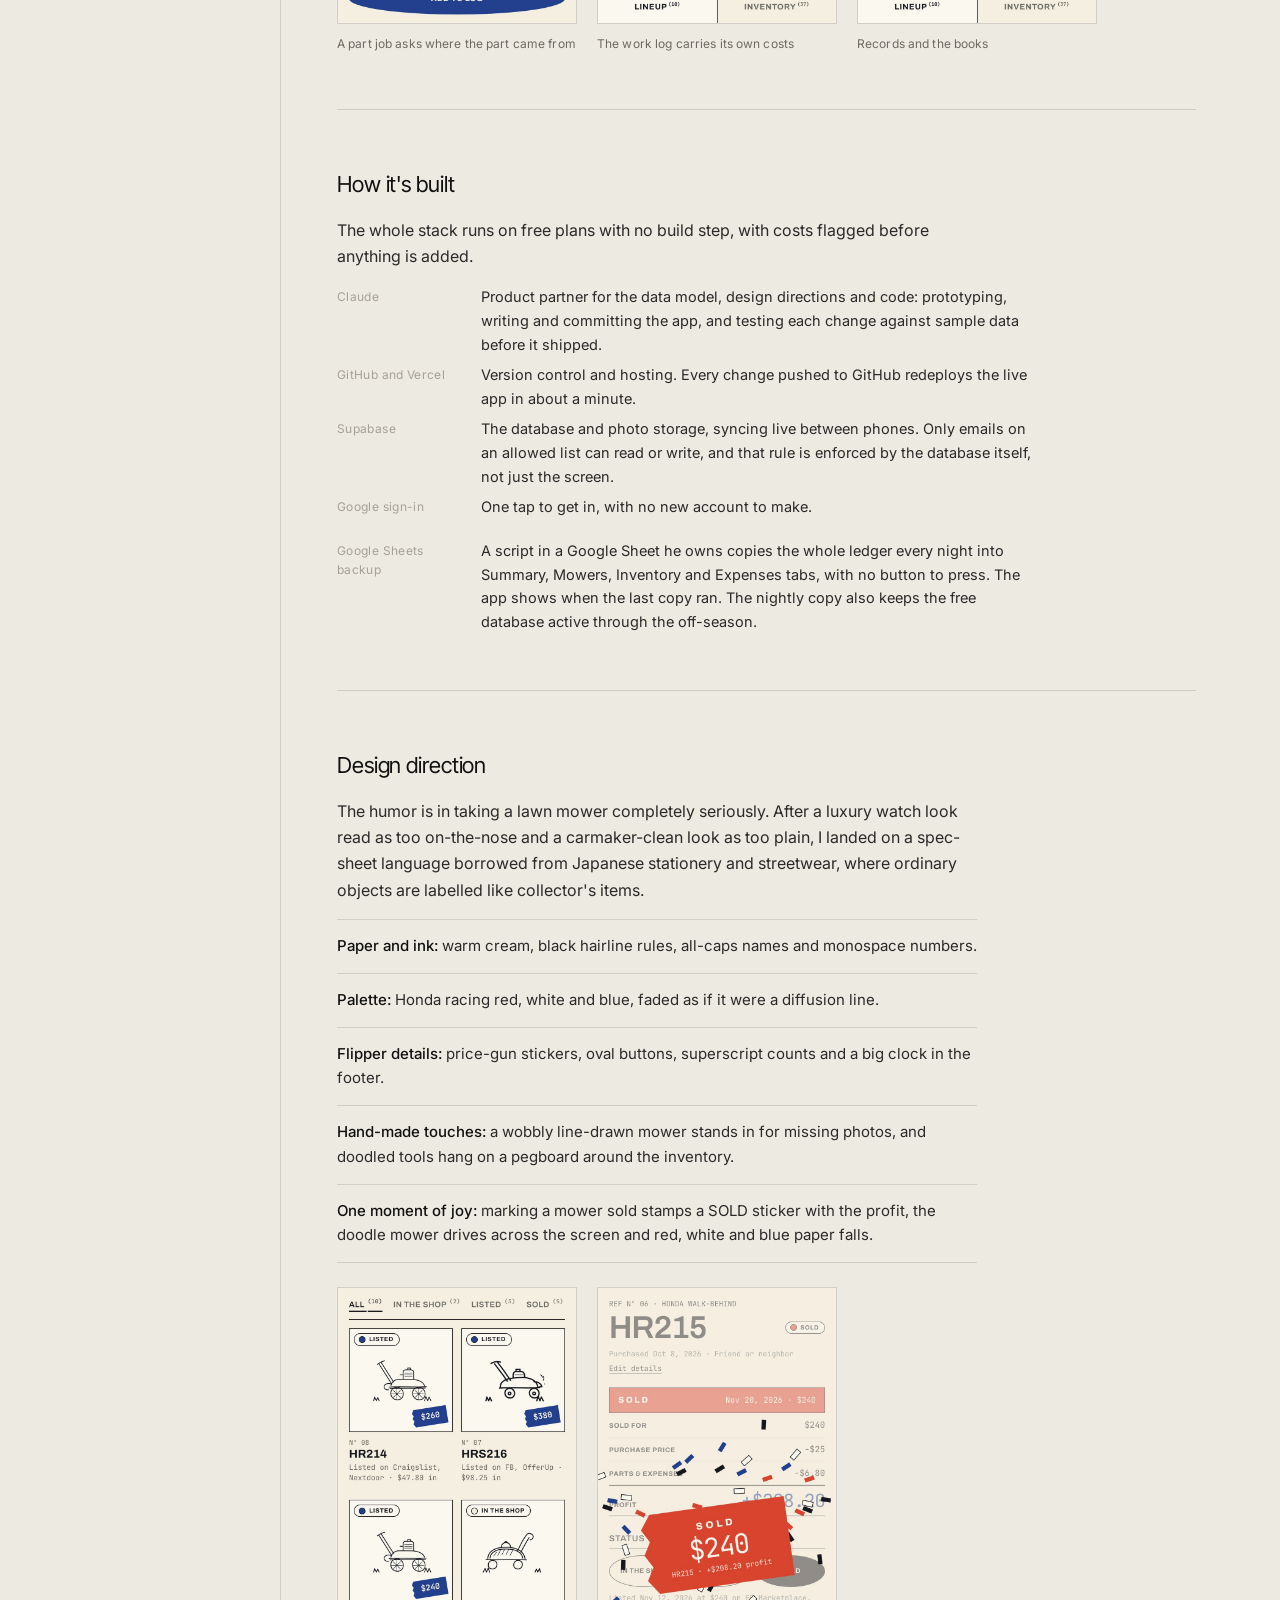
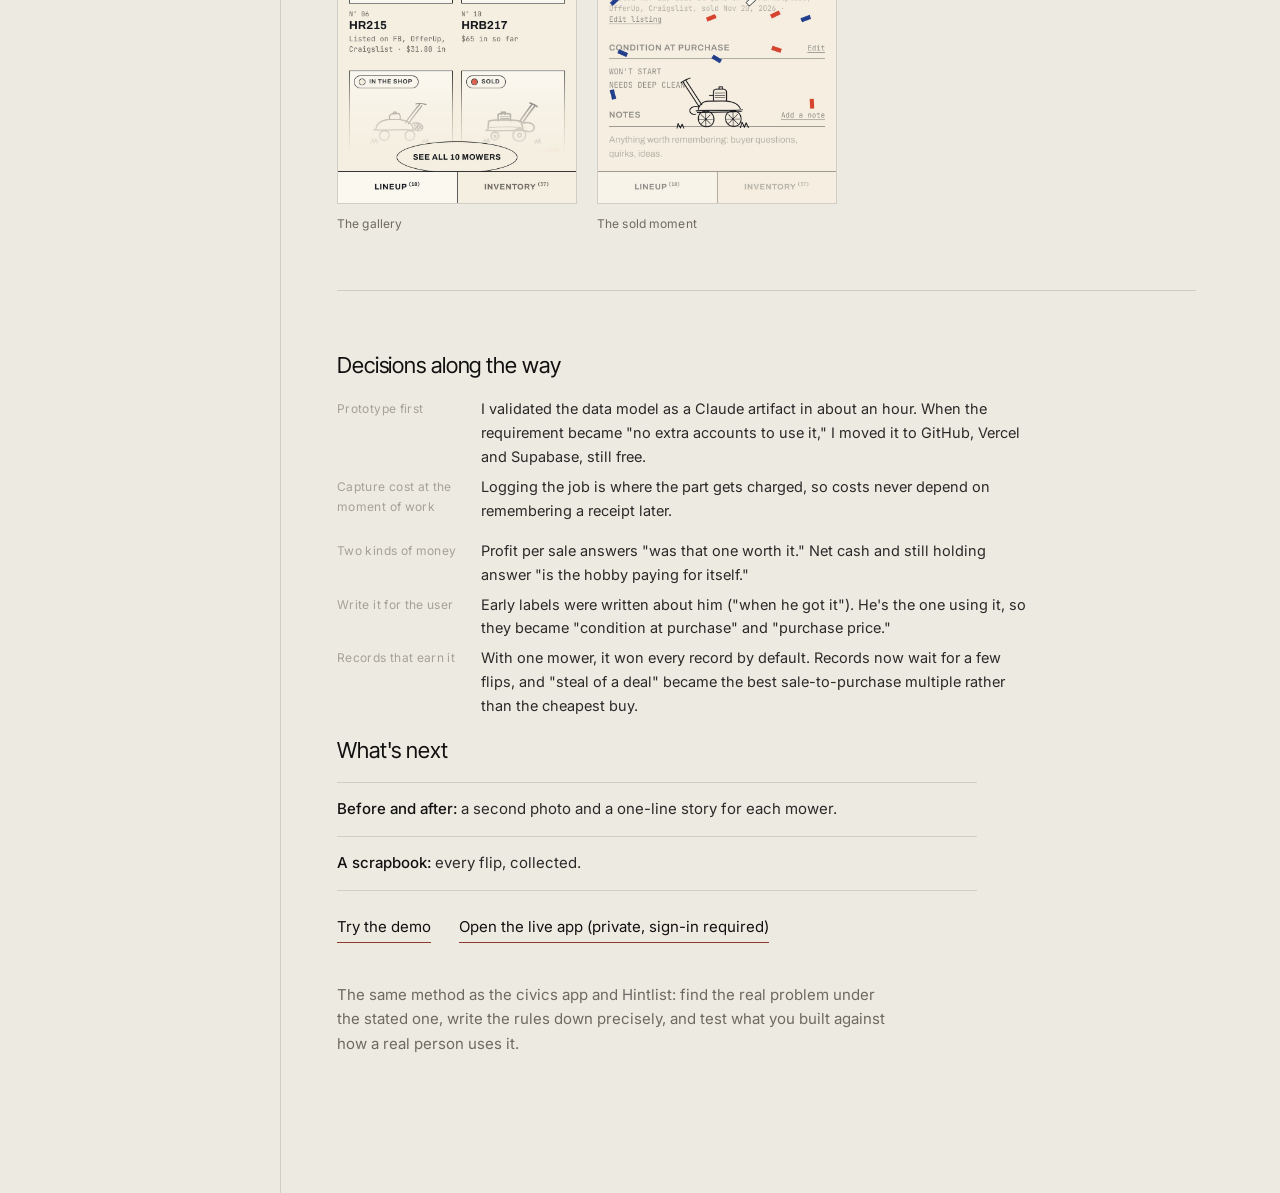
<file: mower.html>
<!DOCTYPE html>
<html lang="en">
<head>
<meta charset="UTF-8">
<meta name="viewport" content="width=device-width, initial-scale=1.0">
<title>Julia Weikel | mower ledger</title>
<meta name="description" content="An inventory and profit system for a one-man Honda mower flipping operation, built around one idea: a part isn't a cost until it goes into a mower.">
<link rel="icon" href="favicon.svg" type="image/svg+xml">
<meta property="og:type" content="website">
<meta property="og:title" content="Julia Weikel | mower ledger">
<meta property="og:description" content="An inventory and profit system for a one-man Honda mower flipping operation, built around one idea: a part isn't a cost until it goes into a mower.">
<meta property="og:url" content="https://juliaweikel.fyi/mower.html">
<link rel="stylesheet" href="style.css">
</head>
<body>
<div class="shell">
  <aside class="sidebar">
    <div>
      <div class="portrait">
        <img src="portrait.jpg" alt="Julia Weikel">
      </div>
      <a href="index.html" class="brandmark">Julia Weikel
        <span class="role">Marketing systems, brand &amp; partner strategy</span>
      </a>
      <nav class="pagenav">
      <a href="index.html">home</a>
      <a href="strategy.html">strategy</a>
      <a href="brand.html">brand</a>
      <a href="content.html">content</a>
      <a href="ai-systems.html">ai systems</a>
      <a href="civics.html">civics app</a>
      <a href="mower.html" class="active">mower ledger</a>
      <a href="homebase.html">home base</a>
      <a href="hintlist.html">hintlist</a>
      </nav>
    </div>
    <div class="sidebar-foot">
      Seattle, WA<br>
      <a href="https://www.linkedin.com/in/juliaweikel/">linkedin.com/in/juliaweikel</a>
    </div>
  </aside>
  <main>
    <div class="mobile-nav">
    <a href="index.html">home</a>
    <a href="strategy.html">strategy</a>
    <a href="brand.html">brand</a>
    <a href="content.html">content</a>
    <a href="ai-systems.html">ai systems</a>
    <a href="civics.html">civics app</a>
    <a href="mower.html" class="active">mower ledger</a>
    <a href="homebase.html">home base</a>
    <a href="hintlist.html">hintlist</a>
    </div>

    <p class="eyebrow">Personal build · Live</p>
    <h1>An inventory and profit system for a one-man mower flipping operation.</h1>
    <p class="lede">My husband has a very white-collar job and a very blue-collar hobby. When restoring his vintage Mustang stopped scratching the itch, he found something more niche: buying tired Honda walk-behind mowers, bringing them back, and selling them on. Mower Ledger tracks every mower, every part and every sale, and says exactly what each one made.</p>
    <p>I built it in an evening, as a surprise, to work through a real product end to end: a messy problem, a data model, real infrastructure, and a design language with a point of view.</p>
    <p class="textlinks"><a href="https://mower-ledger.vercel.app/demo" target="_blank" rel="noopener">Try the demo, with sample mowers</a></p>

    <div class="shots">
      <figure><img src="img/mower-lineup.jpg?v=5" alt="The home screen, titled The Lineup: total profit of $1,521.50 across 5 sales, 5 mowers in inventory (3 listed, 2 in the shop) with $386.85 tied up, and a red ticker of recent sales." loading="lazy"><figcaption>The lineup: profit first</figcaption></figure>
      <figure><img src="img/mower-sold.jpg?v=5" alt="A sold mower's page: a line-drawn mower with a red $600 price-gun sticker, model HRC216, a red SOLD band dated Oct 25, and the start of its profit breakdown." loading="lazy"><figcaption>Every mower is a spec sheet</figcaption></figure>
      <figure><img src="img/mower-inventory.jpg?v=5" alt="The Inventory page, framed by line-drawn tools on a pegboard: $179.65 on hand, and air filters at $4.25 a piece." loading="lazy"><figcaption>Inventory, costed per piece</figcaption></figure>
    </div>

    <hr class="rule">

    <h2>The problem</h2>
    <p>He knew what each one made, but only in his head. Parts come from Honda in bulk, 20 air filters at a time, so the true cost of any single repair was spread across packs, receipts and memory.</p>
    <ul class="perspective">
      <li><strong>Bulk buying hides the real cost.</strong> An $85 pack of filters isn't the cost of any one mower, so per-mower profit was always an estimate.</li>
      <li><strong>Reseller apps are built for something else.</strong> The category tracks items bought and sold as-is. None are built around repairing an item with stock bought in bulk.</li>
      <li><strong>The whole picture lived nowhere.</strong> What went into each mower, what's still on the shelf, and whether the hobby pays for itself.</li>
    </ul>

    <h2>The core idea</h2>
    <p>This looked like a notes problem but is really a cost-allocation problem. Bulk parts are inventory, an asset on a shelf, with a per-piece cost: $85 for 20 filters is $4.25 each. The moment a job uses one, $4.25 is charged to that mower and the shelf count drops by one. Profit per mower becomes exact without anyone doing math, and unused stock never makes a sale look worse than it was.</p>

    <hr class="rule">

    <h2>How it works</h2>
    <div class="case-grid">
      <p class="case-label">The lineup</p>
      <div class="case-body"><p>The home screen opens on total profit, then mowers in inventory and the money tied up in them. Below is a gallery of every mower, filterable by in the shop, listed and sold. It shows four at a time, with the next two fading under a "See all" button, so records and the books stay close however long the lineup gets. Each carries a model number in order of purchase and a price-gun sticker: blue for the asking price, red once sold.</p></div>

      <p class="case-label">Intake</p>
      <div class="case-body"><p>A photo, the model, purchase price, date, where it came from, and its condition at purchase, picked from one-tap chips like "won't start" or "bag torn."</p></div>

      <p class="case-label">Work that asks about cost</p>
      <div class="case-body"><p>Common jobs are one tap. Anything that replaces a part asks where the part came from: from inventory (charged at per-piece cost and taken off the shelf count), bought for this job (enter what it cost), or already on hand ($0). Any job can be back-dated, and its cost moves with it.</p></div>

      <p class="case-label">Listing and selling</p>
      <div class="case-body"><p>Listing records the asking price, the sites it's on (FB Marketplace, OfferUp, Craigslist and others) and the profit at that price. Selling records the price, date and which site it sold through, then shows sale price minus purchase price minus everything charged to it.</p></div>

      <p class="case-label">Inventory</p>
      <div class="case-body"><p>Everything on the shelf, entered by the pack or by the piece, with on-hand and used counts that update as jobs use parts. "Add more" restocks an item.</p></div>

      <p class="case-label">The books</p>
      <div class="case-body"><p>Gross sales, minus every mower bought, every part bought and every other expense, equals net cash. Beside it, "still holding" shows what unsold mowers and shelf parts are worth at cost, so an early negative reads as investment, not loss.</p></div>

      <p class="case-label">Records</p>
      <div class="case-body"><p>Once there's enough history, the app crowns its own superlatives: biggest profit, best return, quickest flip, the big project, steal of a deal and longest in the shop.</p></div>
    </div>

    <div class="shots">
      <figure><img src="img/mower-part-prompt.jpg?v=5" alt="The Log work sheet for New air filter, asking where the part came from: from inventory, bought for this job, or had it already. Air filter from inventory is selected, 18 on hand at $4.25." loading="lazy"><figcaption>A part job asks where the part came from</figcaption></figure>
      <figure><img src="img/mower-worklog.jpg?v=5" alt="A mower's status set to sold, its listing sites, condition at purchase, and a work log where each job shows its cost: wheels $48, oil change $7, spark plug $3.80." loading="lazy"><figcaption>The work log carries its own costs</figcaption></figure>
      <figure><img src="img/mower-books.jpg?v=5" alt="Records on a pale blue band, biggest profit and best return of 411%, then The Books: sales $2,130, mowers bought, inventory bought, other expenses, net cash +$955 and still holding $566.50." loading="lazy"><figcaption>Records and the books</figcaption></figure>
    </div>

    <hr class="rule">

    <h2>How it's built</h2>
    <p>The whole stack runs on free plans with no build step, with costs flagged before anything is added.</p>
    <div class="case-grid">
      <p class="case-label">Claude</p>
      <div class="case-body"><p>Product partner for the data model, design directions and code: prototyping, writing and committing the app, and testing each change against sample data before it shipped.</p></div>

      <p class="case-label">GitHub and Vercel</p>
      <div class="case-body"><p>Version control and hosting. Every change pushed to GitHub redeploys the live app in about a minute.</p></div>

      <p class="case-label">Supabase</p>
      <div class="case-body"><p>The database and photo storage, syncing live between phones. Only emails on an allowed list can read or write, and that rule is enforced by the database itself, not just the screen.</p></div>

      <p class="case-label">Google sign-in</p>
      <div class="case-body"><p>One tap to get in, with no new account to make.</p></div>

      <p class="case-label">Google Sheets backup</p>
      <div class="case-body"><p>A script in a Google Sheet he owns copies the whole ledger every night into Summary, Mowers, Inventory and Expenses tabs, with no button to press. The app shows when the last copy ran. The nightly copy also keeps the free database active through the off-season.</p></div>
    </div>

    <hr class="rule">

    <h2>Design direction</h2>
    <p>The humor is in taking a lawn mower completely seriously. After a luxury watch look read as too on-the-nose and a carmaker-clean look as too plain, I landed on a spec-sheet language borrowed from Japanese stationery and streetwear, where ordinary objects are labelled like collector's items.</p>
    <ul class="perspective">
      <li><strong>Paper and ink:</strong> warm cream, black hairline rules, all-caps names and monospace numbers.</li>
      <li><strong>Palette:</strong> Honda racing red, white and blue, faded as if it were a diffusion line.</li>
      <li><strong>Flipper details:</strong> price-gun stickers, oval buttons, superscript counts and a big clock in the footer.</li>
      <li><strong>Hand-made touches:</strong> a wobbly line-drawn mower stands in for missing photos, and doodled tools hang on a pegboard around the inventory.</li>
      <li><strong>One moment of joy:</strong> marking a mower sold stamps a SOLD sticker with the profit, the doodle mower drives across the screen and red, white and blue paper falls.</li>
    </ul>

    <div class="shots">
      <figure><img src="img/mower-gallery.jpg?v=5" alt="The gallery: line-drawn mowers in square frames with status tags and blue and red price stickers, labelled by model number." loading="lazy"><figcaption>The gallery</figcaption></figure>
      <figure><img src="img/mower-sold-moment.jpg?v=5" alt="The sold moment: a red price-gun sticker reading SOLD $240 with the profit, red, white and blue paper falling, and the doodle mower driving across the screen." loading="lazy"><figcaption>The sold moment</figcaption></figure>
    </div>

    <hr class="rule">

    <h2>Decisions along the way</h2>
    <div class="case-grid">
      <p class="case-label">Prototype first</p>
      <div class="case-body"><p>I validated the data model as a Claude artifact in about an hour. When the requirement became "no extra accounts to use it," I moved it to GitHub, Vercel and Supabase, still free.</p></div>

      <p class="case-label">Capture cost at the moment of work</p>
      <div class="case-body"><p>Logging the job is where the part gets charged, so costs never depend on remembering a receipt later.</p></div>

      <p class="case-label">Two kinds of money</p>
      <div class="case-body"><p>Profit per sale answers "was that one worth it." Net cash and still holding answer "is the hobby paying for itself."</p></div>

      <p class="case-label">Write it for the user</p>
      <div class="case-body"><p>Early labels were written about him ("when he got it"). He's the one using it, so they became "condition at purchase" and "purchase price."</p></div>

      <p class="case-label">Records that earn it</p>
      <div class="case-body"><p>With one mower, it won every record by default. Records now wait for a few flips, and "steal of a deal" became the best sale-to-purchase multiple rather than the cheapest buy.</p></div>
    </div>

    <h2>What's next</h2>
    <ul class="perspective">
      <li><strong>Before and after:</strong> a second photo and a one-line story for each mower.</li>
      <li><strong>A scrapbook:</strong> every flip, collected.</li>
    </ul>

    <p class="textlinks"><a href="https://mower-ledger.vercel.app/demo" target="_blank" rel="noopener">Try the demo</a><a href="https://mower-ledger.vercel.app" target="_blank" rel="noopener">Open the live app (private, sign-in required)</a></p>

    <p class="closing">The same method as the civics app and Hintlist: find the real problem under the stated one, write the rules down precisely, and test what you built against how a real person uses it.</p>

  </main>
</div>
</body>
</html>
</file>
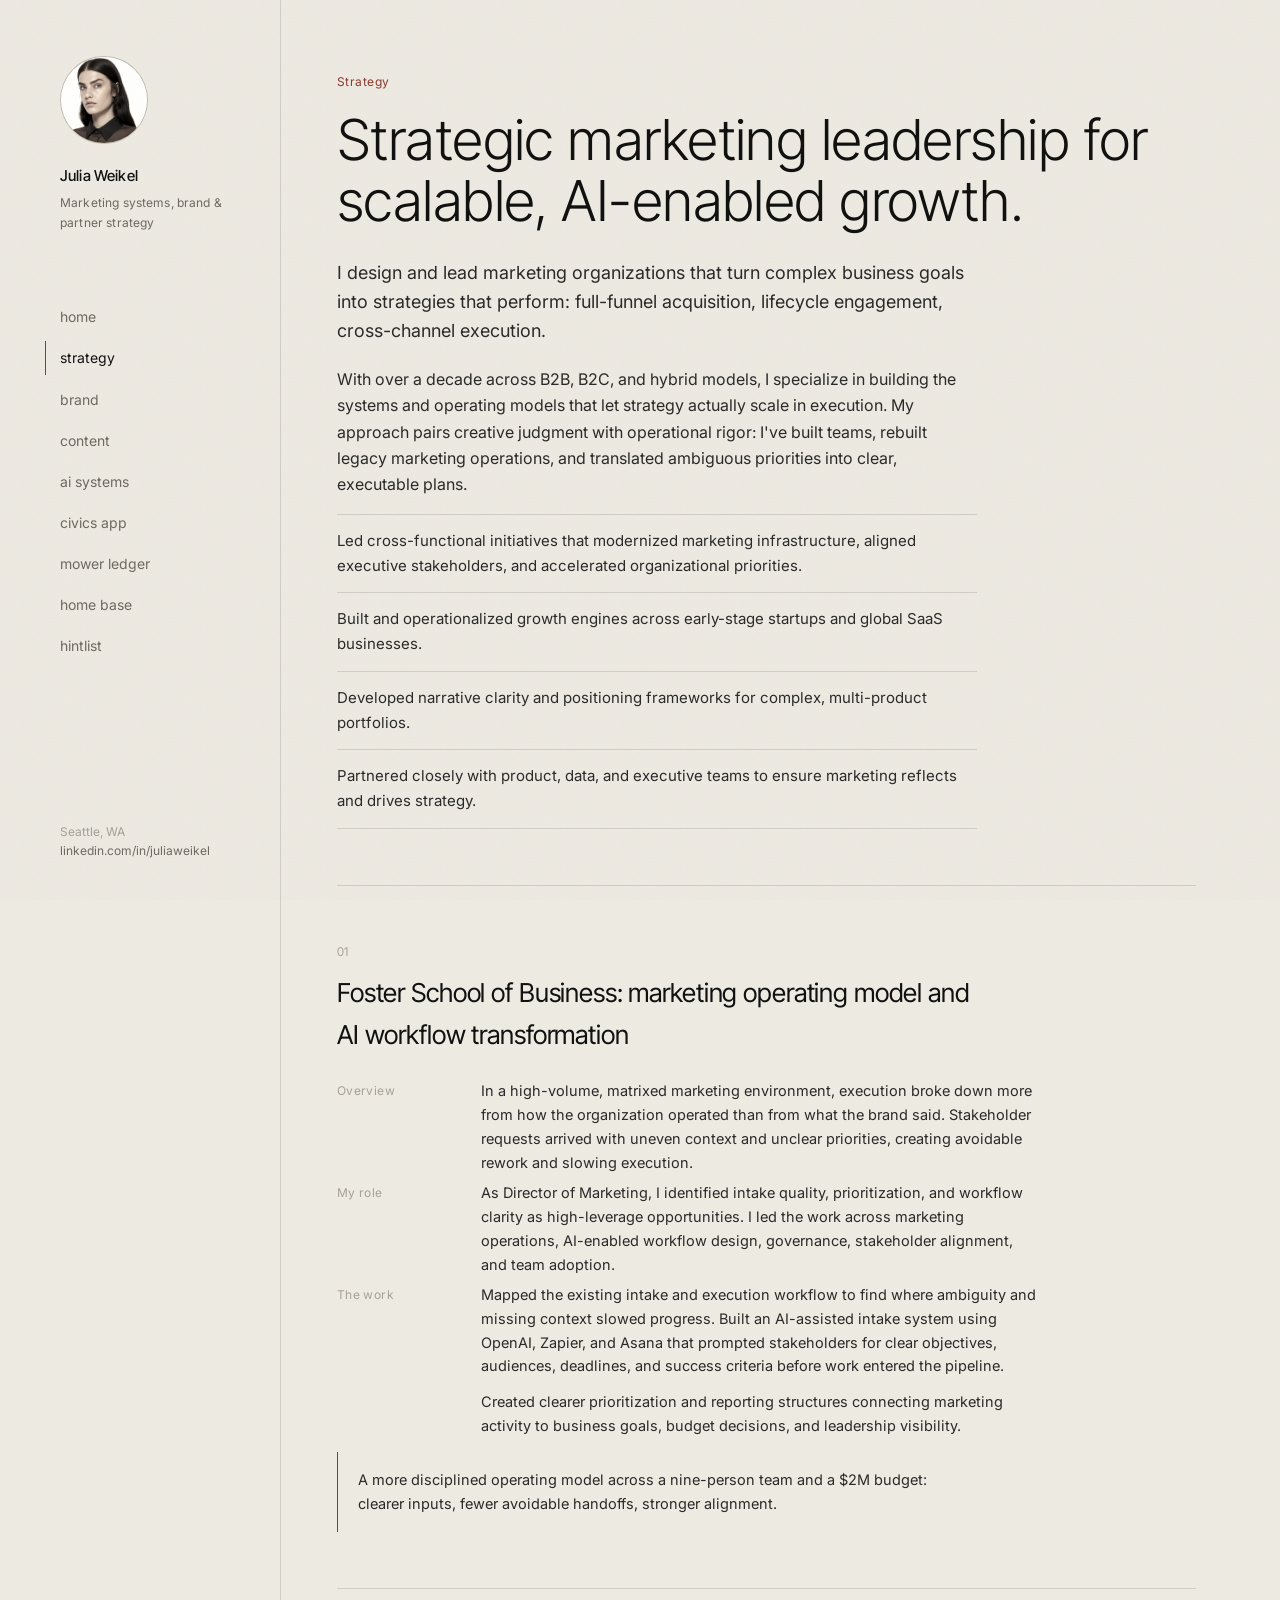
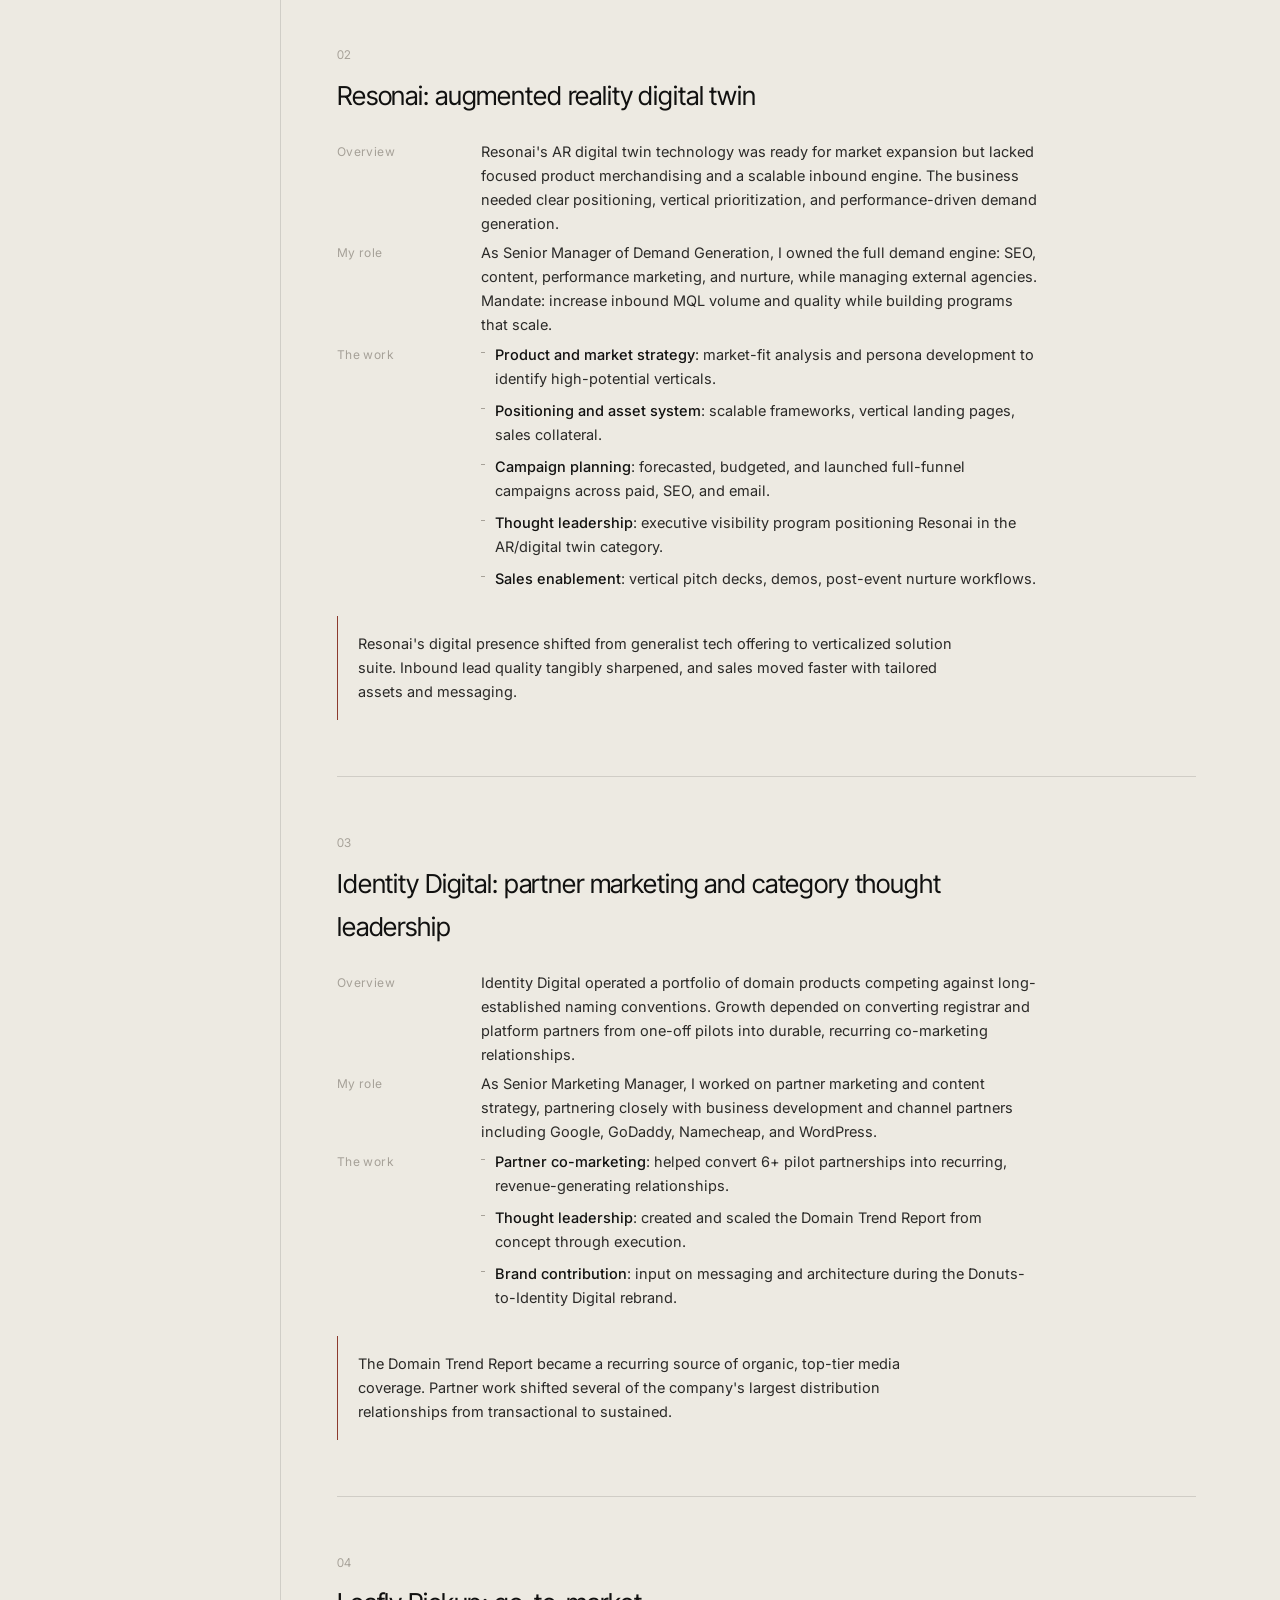
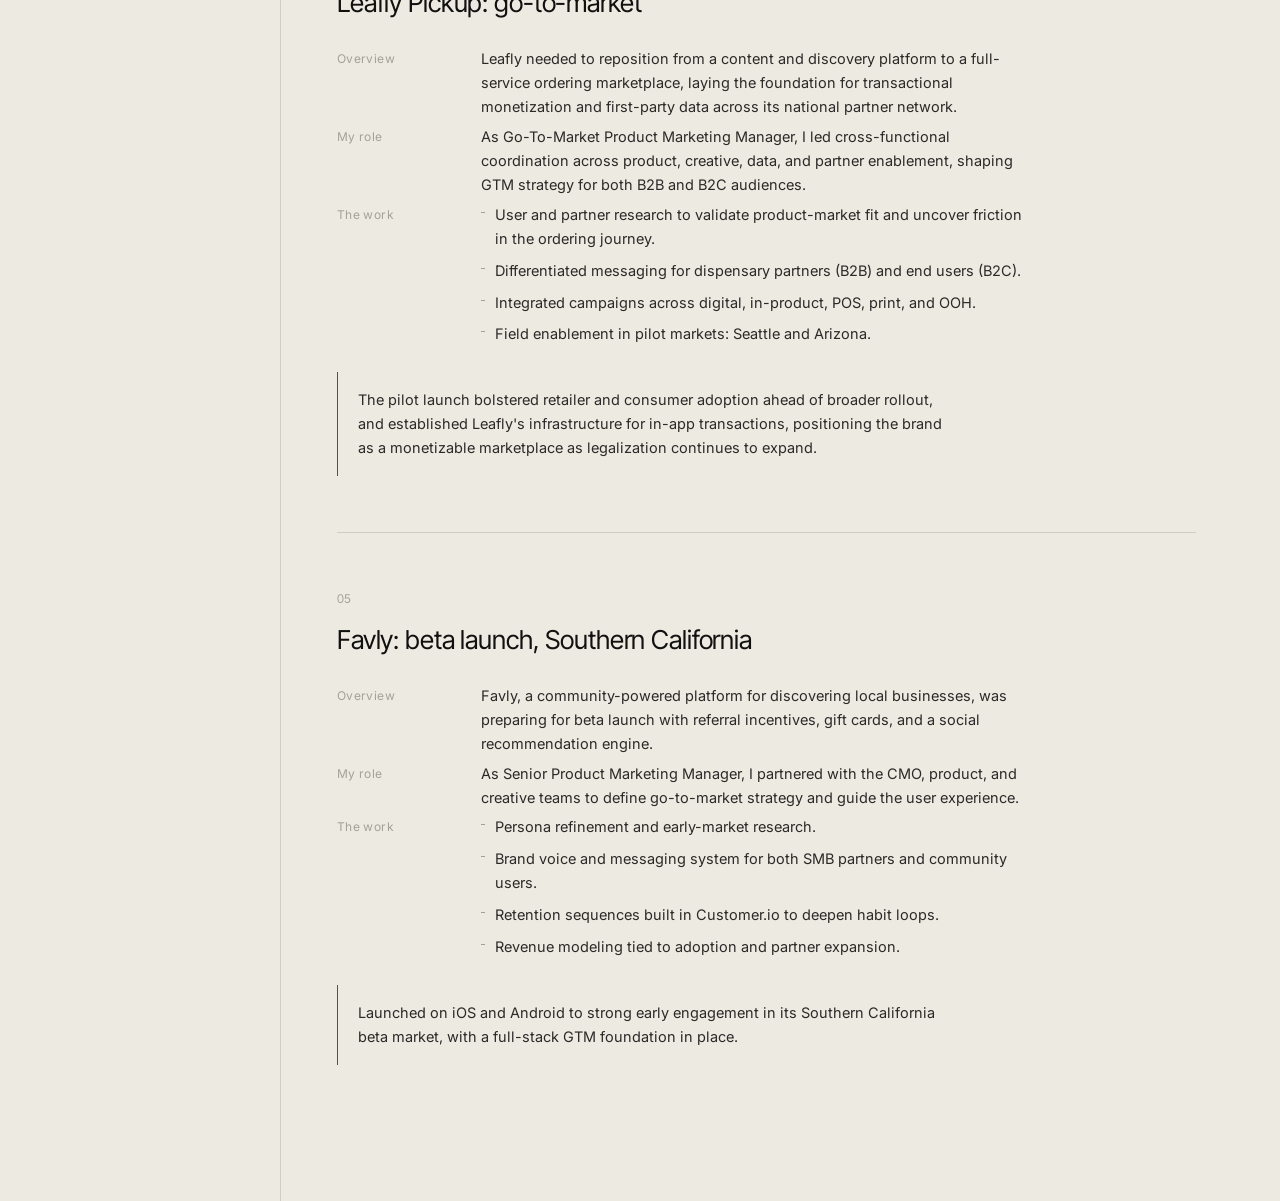
<file: strategy.html>
<!DOCTYPE html>
<html lang="en">
<head>
<meta charset="UTF-8">
<meta name="viewport" content="width=device-width, initial-scale=1.0">
<title>Julia Weikel | strategy</title>
<meta name="description" content="Strategic marketing leadership for B2B and consumer businesses">
<link rel="icon" href="favicon.svg" type="image/svg+xml">
<meta property="og:type" content="website">
<meta property="og:title" content="Julia Weikel | strategy">
<meta property="og:description" content="Strategic marketing leadership for B2B and consumer businesses">
<meta property="og:url" content="https://juliaweikel.fyi/strategy.html">
<link rel="stylesheet" href="style.css">
</head>
<body>
<div class="shell">
  <aside class="sidebar">
    <div>
      <div class="portrait">
        <img src="portrait.jpg" alt="Julia Weikel">
      </div>
      <a href="index.html" class="brandmark">Julia Weikel
        <span class="role">Marketing systems, brand &amp; partner strategy</span>
      </a>
      <nav class="pagenav">
      <a href="index.html">home</a>
      <a href="strategy.html" class="active">strategy</a>
      <a href="brand.html">brand</a>
      <a href="content.html">content</a>
      <a href="ai-systems.html">ai systems</a>
      <a href="civics.html">civics app</a>
      <a href="mower.html">mower ledger</a>
      <a href="homebase.html">home base</a>
      <a href="hintlist.html">hintlist</a>
      </nav>
    </div>
    <div class="sidebar-foot">
      Seattle, WA<br>
      <a href="https://www.linkedin.com/in/juliaweikel/">linkedin.com/in/juliaweikel</a>
    </div>
  </aside>
  <main>
    <div class="mobile-nav">
    <a href="index.html">home</a>
    <a href="strategy.html" class="active">strategy</a>
    <a href="brand.html">brand</a>
    <a href="content.html">content</a>
    <a href="ai-systems.html">ai systems</a>
    <a href="civics.html">civics app</a>
    <a href="mower.html">mower ledger</a>
    <a href="homebase.html">home base</a>
    <a href="hintlist.html">hintlist</a>
    </div>

    <p class="eyebrow">Strategy</p>
    <h1>Strategic marketing leadership for scalable, AI-enabled growth.</h1>
    <p class="lede">I design and lead marketing organizations that turn complex business goals into strategies that perform: full-funnel acquisition, lifecycle engagement, cross-channel execution.</p>
    <p>With over a decade across B2B, B2C, and hybrid models, I specialize in building the systems and operating models that let strategy actually scale in execution. My approach pairs creative judgment with operational rigor: I've built teams, rebuilt legacy marketing operations, and translated ambiguous priorities into clear, executable plans.</p>

    <ul class="perspective">
      <li>Led cross-functional initiatives that modernized marketing infrastructure, aligned executive stakeholders, and accelerated organizational priorities.</li>
      <li>Built and operationalized growth engines across early-stage startups and global SaaS businesses.</li>
      <li>Developed narrative clarity and positioning frameworks for complex, multi-product portfolios.</li>
      <li>Partnered closely with product, data, and executive teams to ensure marketing reflects and drives strategy.</li>
    </ul>

    <hr class="rule">

    <div class="case">
      <p class="case-num">01</p>
      <h2 class="case-title">Foster School of Business: marketing operating model and AI workflow transformation</h2>
      <div class="case-grid">
        <p class="case-label">Overview</p>
        <div class="case-body"><p>In a high-volume, matrixed marketing environment, execution broke down more from how the organization operated than from what the brand said. Stakeholder requests arrived with uneven context and unclear priorities, creating avoidable rework and slowing execution.</p></div>

        <p class="case-label">My role</p>
        <div class="case-body"><p>As Director of Marketing, I identified intake quality, prioritization, and workflow clarity as high-leverage opportunities. I led the work across marketing operations, AI-enabled workflow design, governance, stakeholder alignment, and team adoption.</p></div>

        <p class="case-label">The work</p>
        <div class="case-body">
          <p>Mapped the existing intake and execution workflow to find where ambiguity and missing context slowed progress. Built an AI-assisted intake system using OpenAI, Zapier, and Asana that prompted stakeholders for clear objectives, audiences, deadlines, and success criteria before work entered the pipeline.</p>
          <p>Created clearer prioritization and reporting structures connecting marketing activity to business goals, budget decisions, and leadership visibility.</p>
        </div>
      </div>
      <p class="case-outcome">A more disciplined operating model across a nine-person team and a $2M budget: clearer inputs, fewer avoidable handoffs, stronger alignment.</p>
    </div>

    <hr class="rule">

    <div class="case">
      <p class="case-num">02</p>
      <h2 class="case-title">Resonai: augmented reality digital twin</h2>
      <div class="case-grid">
        <p class="case-label">Overview</p>
        <div class="case-body"><p>Resonai's AR digital twin technology was ready for market expansion but lacked focused product merchandising and a scalable inbound engine. The business needed clear positioning, vertical prioritization, and performance-driven demand generation.</p></div>

        <p class="case-label">My role</p>
        <div class="case-body"><p>As Senior Manager of Demand Generation, I owned the full demand engine: SEO, content, performance marketing, and nurture, while managing external agencies. Mandate: increase inbound MQL volume and quality while building programs that scale.</p></div>

        <p class="case-label">The work</p>
        <div class="case-body">
          <ul>
            <li><strong>Product and market strategy</strong>: market-fit analysis and persona development to identify high-potential verticals.</li>
            <li><strong>Positioning and asset system</strong>: scalable frameworks, vertical landing pages, sales collateral.</li>
            <li><strong>Campaign planning</strong>: forecasted, budgeted, and launched full-funnel campaigns across paid, SEO, and email.</li>
            <li><strong>Thought leadership</strong>: executive visibility program positioning Resonai in the AR/digital twin category.</li>
            <li><strong>Sales enablement</strong>: vertical pitch decks, demos, post-event nurture workflows.</li>
          </ul>
        </div>
      </div>
      <p class="case-outcome">Resonai's digital presence shifted from generalist tech offering to verticalized solution suite. Inbound lead quality tangibly sharpened, and sales moved faster with tailored assets and messaging.</p>
    </div>

    <hr class="rule">

    <div class="case">
      <p class="case-num">03</p>
      <h2 class="case-title">Identity Digital: partner marketing and category thought leadership</h2>
      <div class="case-grid">
        <p class="case-label">Overview</p>
        <div class="case-body"><p>Identity Digital operated a portfolio of domain products competing against long-established naming conventions. Growth depended on converting registrar and platform partners from one-off pilots into durable, recurring co-marketing relationships.</p></div>

        <p class="case-label">My role</p>
        <div class="case-body"><p>As Senior Marketing Manager, I worked on partner marketing and content strategy, partnering closely with business development and channel partners including Google, GoDaddy, Namecheap, and WordPress.</p></div>

        <p class="case-label">The work</p>
        <div class="case-body">
          <ul>
            <li><strong>Partner co-marketing</strong>: helped convert 6+ pilot partnerships into recurring, revenue-generating relationships.</li>
            <li><strong>Thought leadership</strong>: created and scaled the Domain Trend Report from concept through execution.</li>
            <li><strong>Brand contribution</strong>: input on messaging and architecture during the Donuts-to-Identity Digital rebrand.</li>
          </ul>
        </div>
      </div>
      <p class="case-outcome">The Domain Trend Report became a recurring source of organic, top-tier media coverage. Partner work shifted several of the company's largest distribution relationships from transactional to sustained.</p>
    </div>

    <hr class="rule">

    <div class="case">
      <p class="case-num">04</p>
      <h2 class="case-title">Leafly Pickup: go-to-market</h2>
      <div class="case-grid">
        <p class="case-label">Overview</p>
        <div class="case-body"><p>Leafly needed to reposition from a content and discovery platform to a full-service ordering marketplace, laying the foundation for transactional monetization and first-party data across its national partner network.</p></div>

        <p class="case-label">My role</p>
        <div class="case-body"><p>As Go-To-Market Product Marketing Manager, I led cross-functional coordination across product, creative, data, and partner enablement, shaping GTM strategy for both B2B and B2C audiences.</p></div>

        <p class="case-label">The work</p>
        <div class="case-body">
          <ul>
            <li>User and partner research to validate product-market fit and uncover friction in the ordering journey.</li>
            <li>Differentiated messaging for dispensary partners (B2B) and end users (B2C).</li>
            <li>Integrated campaigns across digital, in-product, POS, print, and OOH.</li>
            <li>Field enablement in pilot markets: Seattle and Arizona.</li>
          </ul>
        </div>
      </div>
      <p class="case-outcome">The pilot launch bolstered retailer and consumer adoption ahead of broader rollout, and established Leafly's infrastructure for in-app transactions, positioning the brand as a monetizable marketplace as legalization continues to expand.</p>
    </div>

    <hr class="rule">

    <div class="case">
      <p class="case-num">05</p>
      <h2 class="case-title">Favly: beta launch, Southern California</h2>
      <div class="case-grid">
        <p class="case-label">Overview</p>
        <div class="case-body"><p>Favly, a community-powered platform for discovering local businesses, was preparing for beta launch with referral incentives, gift cards, and a social recommendation engine.</p></div>

        <p class="case-label">My role</p>
        <div class="case-body"><p>As Senior Product Marketing Manager, I partnered with the CMO, product, and creative teams to define go-to-market strategy and guide the user experience.</p></div>

        <p class="case-label">The work</p>
        <div class="case-body">
          <ul>
            <li>Persona refinement and early-market research.</li>
            <li>Brand voice and messaging system for both SMB partners and community users.</li>
            <li>Retention sequences built in Customer.io to deepen habit loops.</li>
            <li>Revenue modeling tied to adoption and partner expansion.</li>
          </ul>
        </div>
      </div>
      <p class="case-outcome">Launched on iOS and Android to strong early engagement in its Southern California beta market, with a full-stack GTM foundation in place.</p>
    </div>

  </main>
</div>
</body>
</html>
</file>
<file: style.css>
@import url('https://fonts.googleapis.com/css2?family=Inter+Tight:wght@300;400;500&family=Inter:wght@400;500&display=swap');

:root{
  --ink:#111110;
  --bone:#EDEAE2;
  --graphite:#6E6A62;
  --graphite-soft:#A6A198;
  --brick:#8C3B2E;
  --line:rgba(17,17,16,0.13);
  --sidebar-w:260px;
}

*{box-sizing:border-box;margin:0;padding:0;}

html{scroll-behavior:smooth;}

body{
  background:var(--bone);
  color:var(--ink);
  font-family:'Inter',sans-serif;
  font-size:16px;
  line-height:1.65;
  -webkit-font-smoothing:antialiased;
  position:relative;
}

/* near-invisible paper grain — texture, not pattern */
body::before{
  content:'';
  position:fixed;
  inset:0;
  pointer-events:none;
  opacity:0.045;
  background-image:url("data:image/svg+xml;charset=UTF-8,%3Csvg xmlns='http://www.w3.org/2000/svg' width='120' height='120'%3E%3Cfilter id='n'%3E%3CfeTurbulence type='fractalNoise' baseFrequency='0.85' numOctaves='2' stitchTiles='stitch'/%3E%3C/filter%3E%3Crect width='100%25' height='100%25' filter='url(%23n)'/%3E%3C/svg%3E");
  mix-blend-mode:multiply;
  z-index:999;
}

a{color:inherit;text-decoration:none;}

/* ---- layout shell ---- */

.shell{
  display:flex;
  min-height:100vh;
  max-width:1240px;
  margin:0 auto;
}

.sidebar{
  width:var(--sidebar-w);
  flex-shrink:0;
  padding:56px 32px 40px 40px;
  position:sticky;
  top:0;
  height:100vh;
  display:flex;
  flex-direction:column;
  justify-content:space-between;
}

.portrait{
  width:88px;
  height:88px;
  border-radius:50%;
  overflow:hidden;
  margin-bottom:20px;
  background:#dcd8cd;
  border:1px solid var(--line);
}

.portrait img{
  width:100%;
  height:100%;
  object-fit:cover;
  filter:grayscale(0.55) contrast(1.05) sepia(0.12) saturate(0.9);
}

.brandmark{
  font-family:'Inter Tight',sans-serif;
  font-weight:500;
  font-size:15px;
  letter-spacing:0.01em;
  display:block;
  animation:fadeUp 0.7s ease both;
}

.brandmark .role{
  display:block;
  font-family:'Inter',sans-serif;
  font-weight:400;
  font-size:12px;
  color:var(--graphite);
  margin-top:4px;
}

nav.pagenav{margin-top:64px;}

nav.pagenav a{
  display:block;
  position:relative;
  font-size:14px;
  padding:9px 0;
  color:var(--graphite);
  padding-left:14px;
  margin-left:-14px;
  transition:color 0.2s ease;
}

nav.pagenav a::before{
  content:'';
  position:absolute;
  left:-1px;
  top:4px;
  bottom:4px;
  width:1px;
  background:var(--brick);
  transform:scaleY(0);
  transform-origin:top;
  transition:transform 0.35s cubic-bezier(.4,0,.2,1);
}

nav.pagenav a:hover{color:var(--ink);}
nav.pagenav a:hover::before{transform:scaleY(1);}

nav.pagenav a.active{color:var(--ink);}
nav.pagenav a.active::before{transform:scaleY(1);}

.sidebar-foot{
  font-size:12px;
  color:var(--graphite-soft);
  line-height:1.6;
}

.sidebar-foot a{color:var(--graphite);}
.sidebar-foot a:hover{color:var(--brick);}

main{
  flex:1;
  min-width:0;
  padding:72px 64px 120px 56px;
  border-left:1px solid var(--line);
}

/* ---- typography ---- */

.eyebrow{
  font-size:12px;
  letter-spacing:0.04em;
  color:var(--brick);
  margin-bottom:18px;
}

@keyframes fadeUp{
  from{opacity:0;transform:translateY(10px);}
  to{opacity:1;transform:translateY(0);}
}

@keyframes drawIn{
  from{transform:scaleX(0);}
  to{transform:scaleX(1);}
}

.eyebrow{animation:fadeUp 0.6s ease both;}

h1{
  font-family:'Inter Tight',sans-serif;
  font-weight:300;
  font-size:clamp(38px,4.4vw,58px);
  line-height:1.08;
  letter-spacing:-0.01em;
  max-width:820px;
  margin-bottom:28px;
  animation:fadeUp 0.7s ease 0.08s both;
}

main > .lede{animation:fadeUp 0.7s ease 0.16s both;}

h2{
  font-family:'Inter Tight',sans-serif;
  font-weight:400;
  font-size:22px;
  letter-spacing:-0.005em;
  margin-bottom:14px;
}

h3{
  font-family:'Inter Tight',sans-serif;
  font-weight:500;
  font-size:15px;
  margin-bottom:6px;
}

.lede{
  font-size:18px;
  line-height:1.6;
  color:#2b2a28;
  max-width:640px;
  margin-bottom:20px;
}

p{max-width:640px;margin-bottom:16px;color:#2b2a28;}

.rule{
  border:none;
  border-top:1px solid var(--line);
  margin:56px 0;
  transform-origin:left;
  animation:drawIn 0.8s cubic-bezier(.4,0,.2,1) both;
}

/* ---- perspective / bullet list ---- */

.perspective{
  list-style:none;
  max-width:640px;
  margin:0 0 24px;
}

.perspective li{
  padding:14px 0;
  border-top:1px solid var(--line);
  font-size:15px;
  color:#2b2a28;
}

.perspective li:last-child{border-bottom:1px solid var(--line);}

.closing{
  max-width:560px;
  font-size:15px;
  color:var(--graphite);
  margin-top:24px;
}

/* ---- case study blocks ---- */

.case{
  margin-bottom:8px;
}

.case-num{
  font-family:'Inter Tight',sans-serif;
  font-size:12px;
  color:var(--graphite-soft);
  letter-spacing:0.04em;
  margin-bottom:10px;
}

.case-title{
  font-family:'Inter Tight',sans-serif;
  font-weight:400;
  font-size:26px;
  margin-bottom:22px;
  max-width:640px;
}

.case-grid{
  display:grid;
  grid-template-columns:120px 1fr;
  gap:6px 24px;
  max-width:700px;
  margin-bottom:14px;
}

.case-label{
  font-size:12px;
  letter-spacing:0.03em;
  color:var(--graphite-soft);
  padding-top:2px;
}

.case-body p{margin-bottom:12px;font-size:14.5px;}
.case-body p:last-child{margin-bottom:0;}

.case-body ul{
  list-style:none;
  margin-bottom:12px;
}

.case-body ul li{
  font-size:14.5px;
  color:#2b2a28;
  padding-left:14px;
  position:relative;
  margin-bottom:8px;
}

.case-body ul li::before{
  content:'';
  position:absolute;
  left:0;
  top:9px;
  width:4px;
  height:1px;
  background:var(--graphite-soft);
}

.case-body strong{font-weight:500;color:var(--ink);}

.case-outcome{
  font-size:14.5px;
  padding:16px 20px;
  border-left:1px solid var(--brick);
  background:transparent;
  margin-top:4px;
  color:#2b2a28;
}

/* ---- pull quote / award ---- */

.pull{
  font-family:'Inter Tight',sans-serif;
  font-weight:300;
  font-size:22px;
  line-height:1.4;
  max-width:560px;
  margin:28px 0;
  color:var(--ink);
}

.pull .mark{color:var(--brick);}

/* ---- contact list on content page ---- */

.pressline{
  display:flex;
  gap:16px;
  align-items:baseline;
  padding:14px 0;
  border-top:1px solid var(--line);
  font-size:14.5px;
}

.pressline:last-child{border-bottom:1px solid var(--line);}

.pressline .outlet{
  font-family:'Inter Tight',sans-serif;
  font-weight:500;
  min-width:150px;
  flex-shrink:0;
}

.pressline .desc{color:var(--graphite);}

/* ---- civics page: links and screenshots ---- */

.textlinks{display:flex;flex-wrap:wrap;gap:8px 28px;margin:4px 0 40px;font-size:15px;}
.textlinks a{color:var(--ink);border-bottom:1px solid var(--brick);padding-bottom:2px;transition:color 0.2s ease;}
.textlinks a:hover{color:var(--brick);}

.shots{display:grid;grid-template-columns:repeat(3,minmax(0,1fr));gap:20px;max-width:760px;margin:0 0 8px;}
.shots figure{margin:0;}
.shots img{display:block;width:100%;height:auto;border:1px solid var(--line);}
.shots figcaption{font-size:12px;color:var(--graphite);margin-top:10px;letter-spacing:0.01em;}

@media (max-width:860px){
  .shots{grid-template-columns:repeat(3,minmax(0,1fr));gap:10px;}
  .shots figcaption{font-size:11px;}
}

.subhead{margin-top:36px;}
.steps{max-width:640px;margin:8px 0 0 20px;}
.steps li{font-size:15px;color:#2b2a28;padding:6px 0 6px 6px;}
.steps li::marker{color:var(--brick);font-family:'Inter Tight',sans-serif;}
.steps strong,.perspective strong{font-weight:500;color:var(--ink);}
.wide{margin:28px 0 0;max-width:760px;}
.wide img{display:block;width:100%;height:auto;border:1px solid var(--line);}
.wide figcaption{font-size:12px;color:var(--graphite);margin-top:10px;}

.case-split{display:grid;grid-template-columns:minmax(0,1fr) 220px;gap:32px;align-items:start;max-width:960px;}
.case-split .case-grid{max-width:none;}
.phone{margin:0;}
.phone img{display:block;width:100%;height:auto;border:1px solid var(--line);}
.phone figcaption{font-size:12px;color:var(--graphite);margin-top:10px;}
@media (max-width:1100px){.case-split{grid-template-columns:1fr;}.phone{max-width:280px;}}

.compare{display:grid;grid-template-columns:repeat(2,minmax(0,240px));gap:12px 24px;margin:32px 0 8px;max-width:760px;}
.compare figure{margin:0;}
.compare img{display:block;width:100%;height:auto;border:1px solid var(--line);}
.compare-label{font-size:12px;letter-spacing:0.03em;color:var(--graphite-soft);margin:0 0 8px;}
.compare figcaption{grid-column:1/-1;font-size:12px;color:var(--graphite);margin-top:2px;max-width:520px;}
.pairs{max-width:760px;margin:28px 0 0;}
.pairs-head{display:grid;grid-template-columns:1fr 1fr;font-size:12px;letter-spacing:0.03em;color:var(--graphite-soft);margin:0 0 8px;}
.pairs figure{margin:0 0 18px;}
.pairs img{display:block;width:100%;height:auto;border:1px solid var(--line);}
.pairs figcaption{font-size:12px;color:var(--graphite);margin-top:8px;}

/* ---- mobile ---- */

.mobile-nav{display:none;}

@media (max-width:860px){
  .shell{flex-direction:column;max-width:100%;}
  .sidebar{
    position:relative;
    width:100%;
    height:auto;
    padding:28px 24px;
    flex-direction:row;
    align-items:center;
    justify-content:space-between;
  }
  nav.pagenav{display:none;}
  .sidebar-foot{display:none;}
  .mobile-nav{
    display:flex;
    gap:16px;
    overflow-x:auto;
    padding:0 24px 20px;
    border-bottom:1px solid var(--line);
  }
  .mobile-nav a{
    font-size:13px;
    color:var(--graphite);
    white-space:nowrap;
    padding-bottom:6px;
    border-bottom:1px solid transparent;
  }
  .mobile-nav a.active{color:var(--ink);border-bottom:1px solid var(--brick);}
  main{padding:40px 24px 80px;border-left:none;}
  .case-grid{grid-template-columns:1fr;gap:2px 0;}
  .case-label{padding-top:12px;}
}

/* ---- print ---- */
@media print{
  body::before{display:none;}
  .sidebar{position:static;height:auto;border-right:1px solid #000;}
  main{border-left:none;padding:24px 0 0 24px;}
  h1,h2,h3{animation:none;}
  .rule{animation:none;}
  a{text-decoration:underline;}
  .case-outcome{border-left-color:#000;}
}

/* ---- in-production tag ---- */
.wip{display:inline-block;margin-left:6px;padding:1px 7px;border-radius:999px;background:#E9C46A;color:#3D2E06;font-size:10px;letter-spacing:.06em;text-transform:uppercase;font-weight:600;vertical-align:1px;white-space:nowrap}
.wip-lg{font-size:11px;padding:3px 10px;margin-left:8px}
</file>
